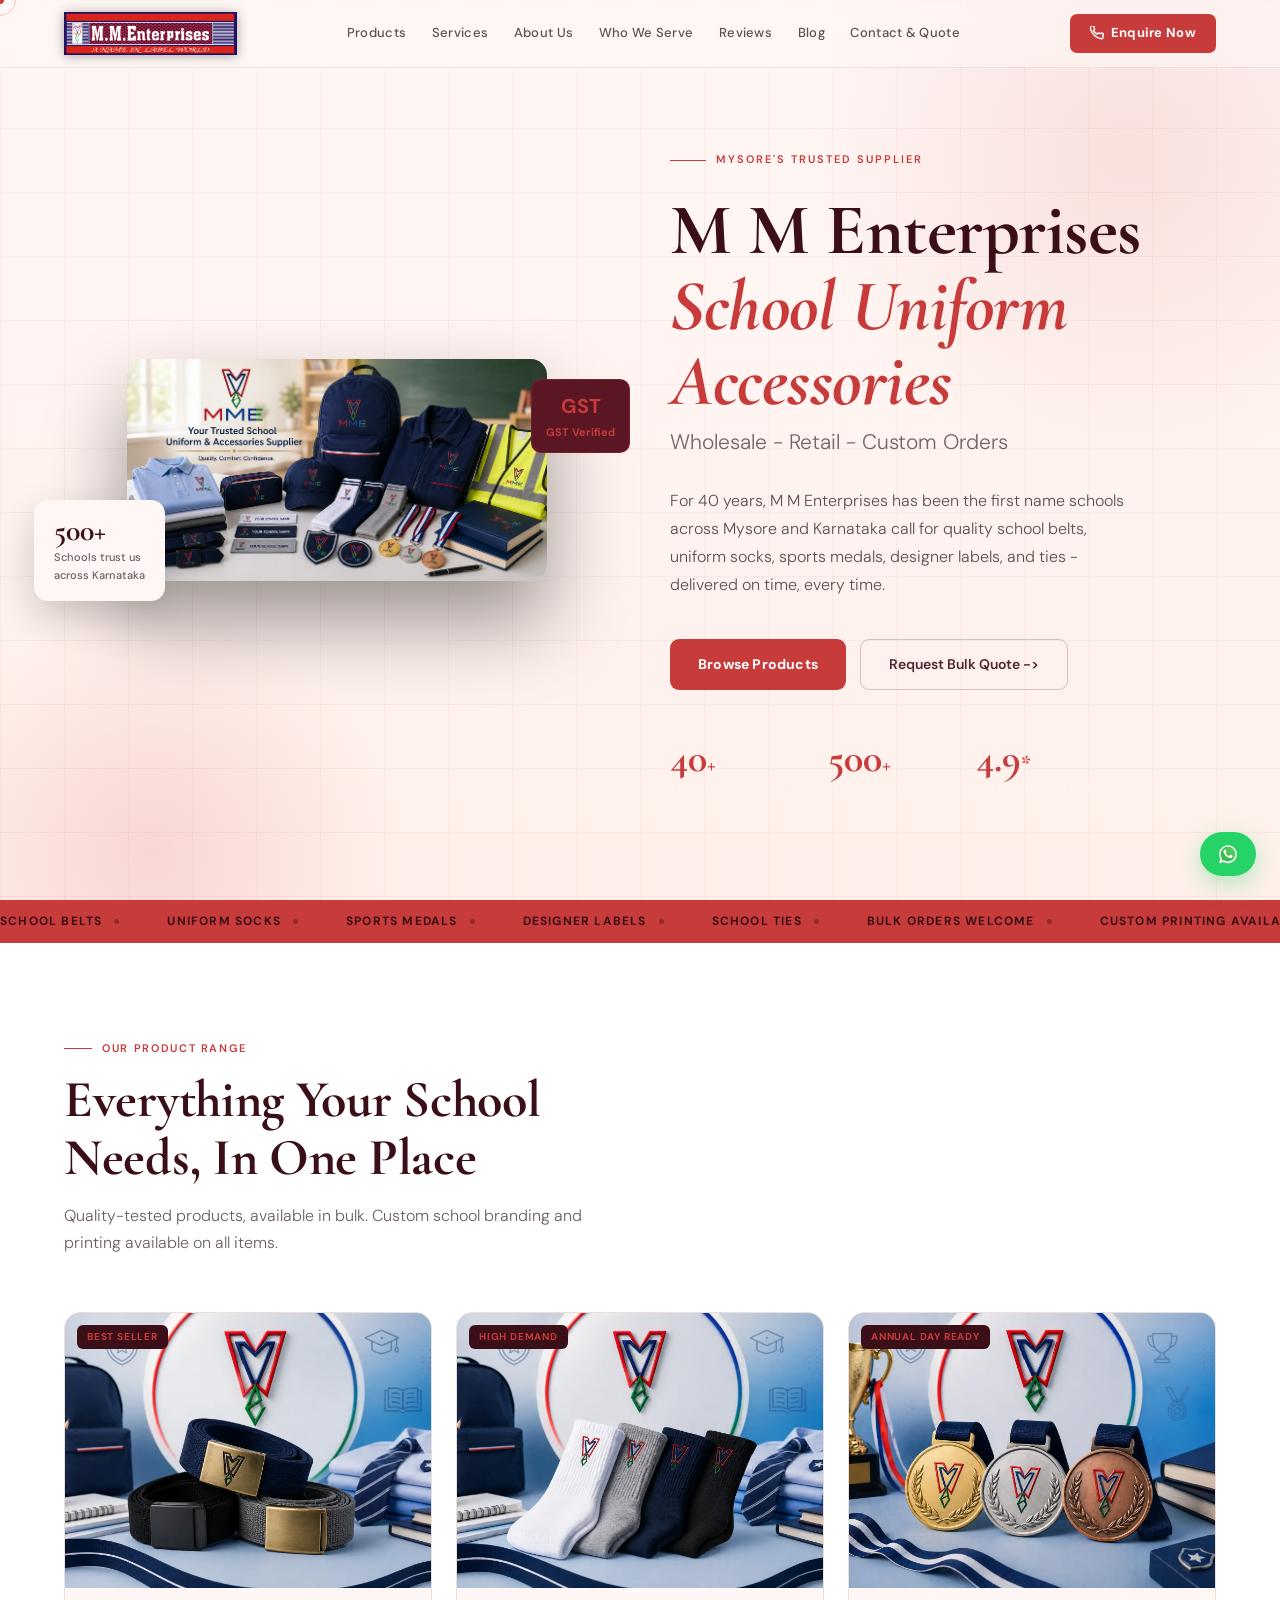
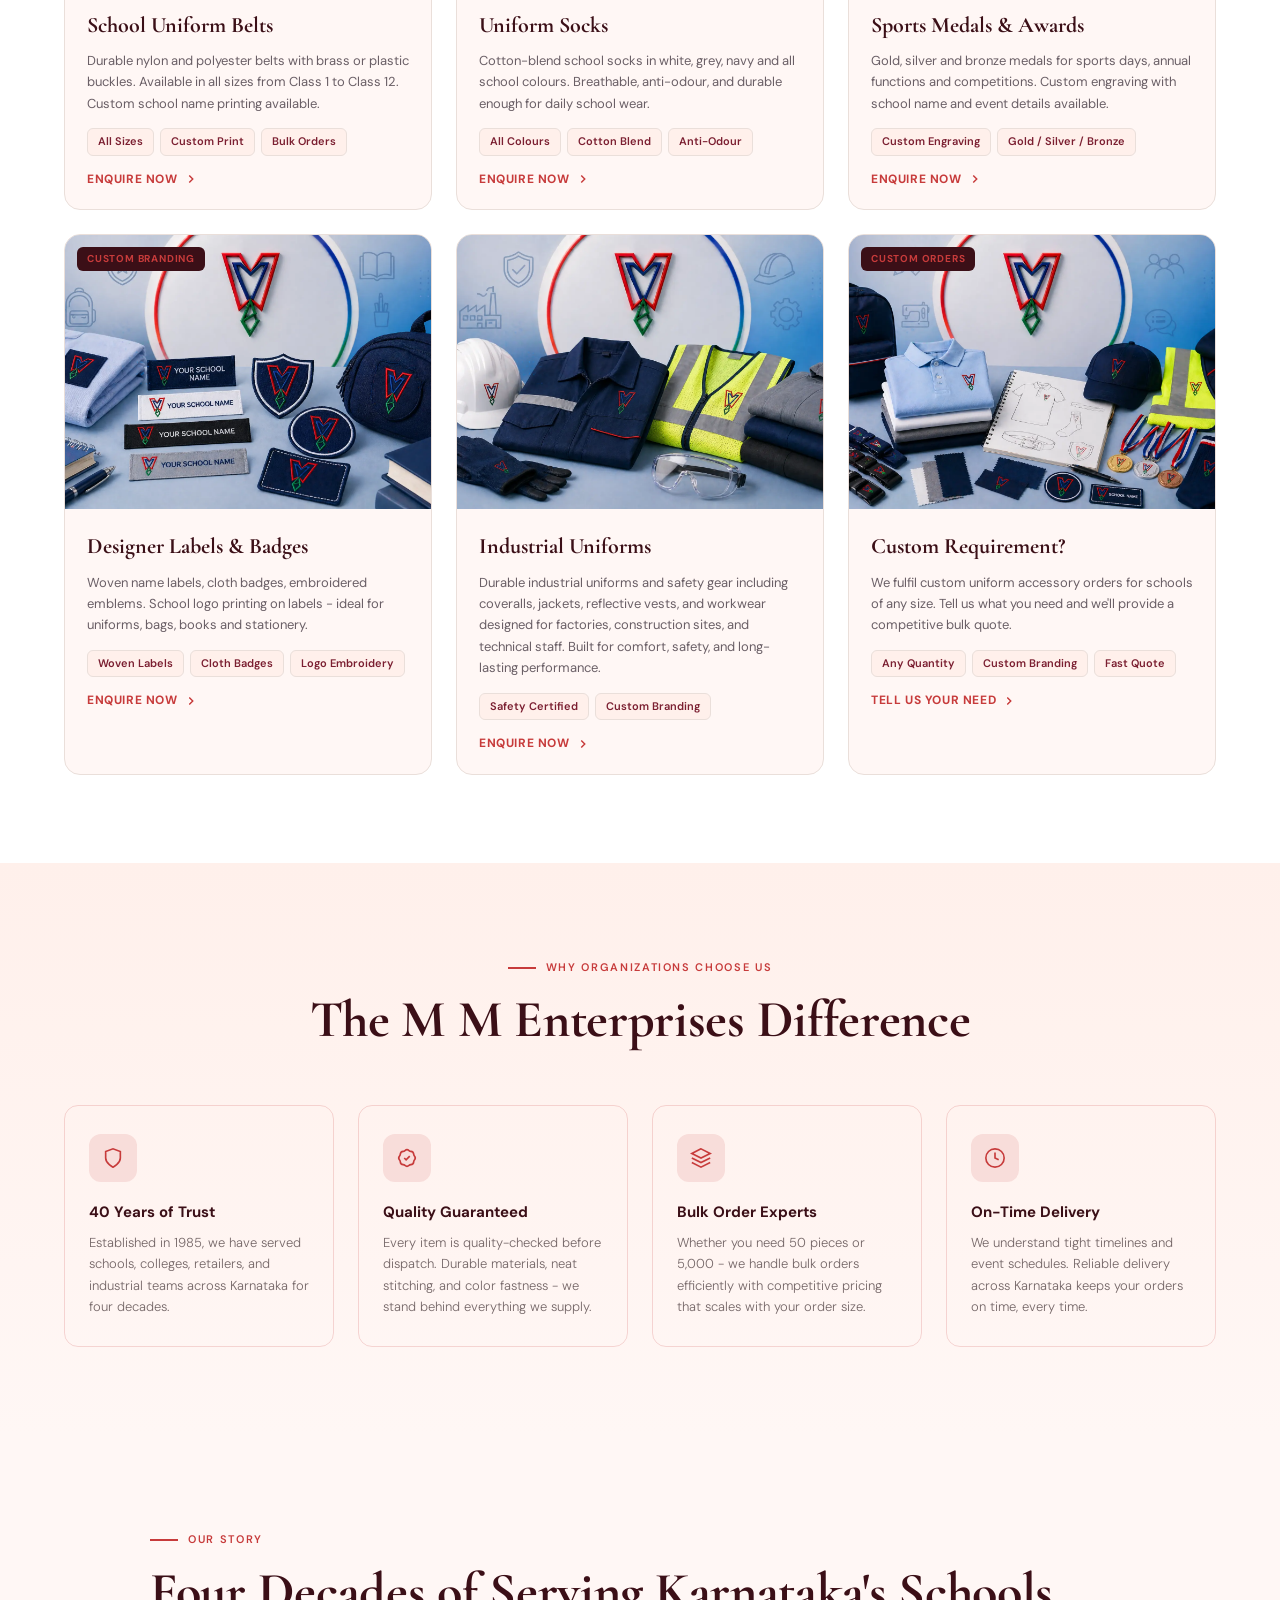
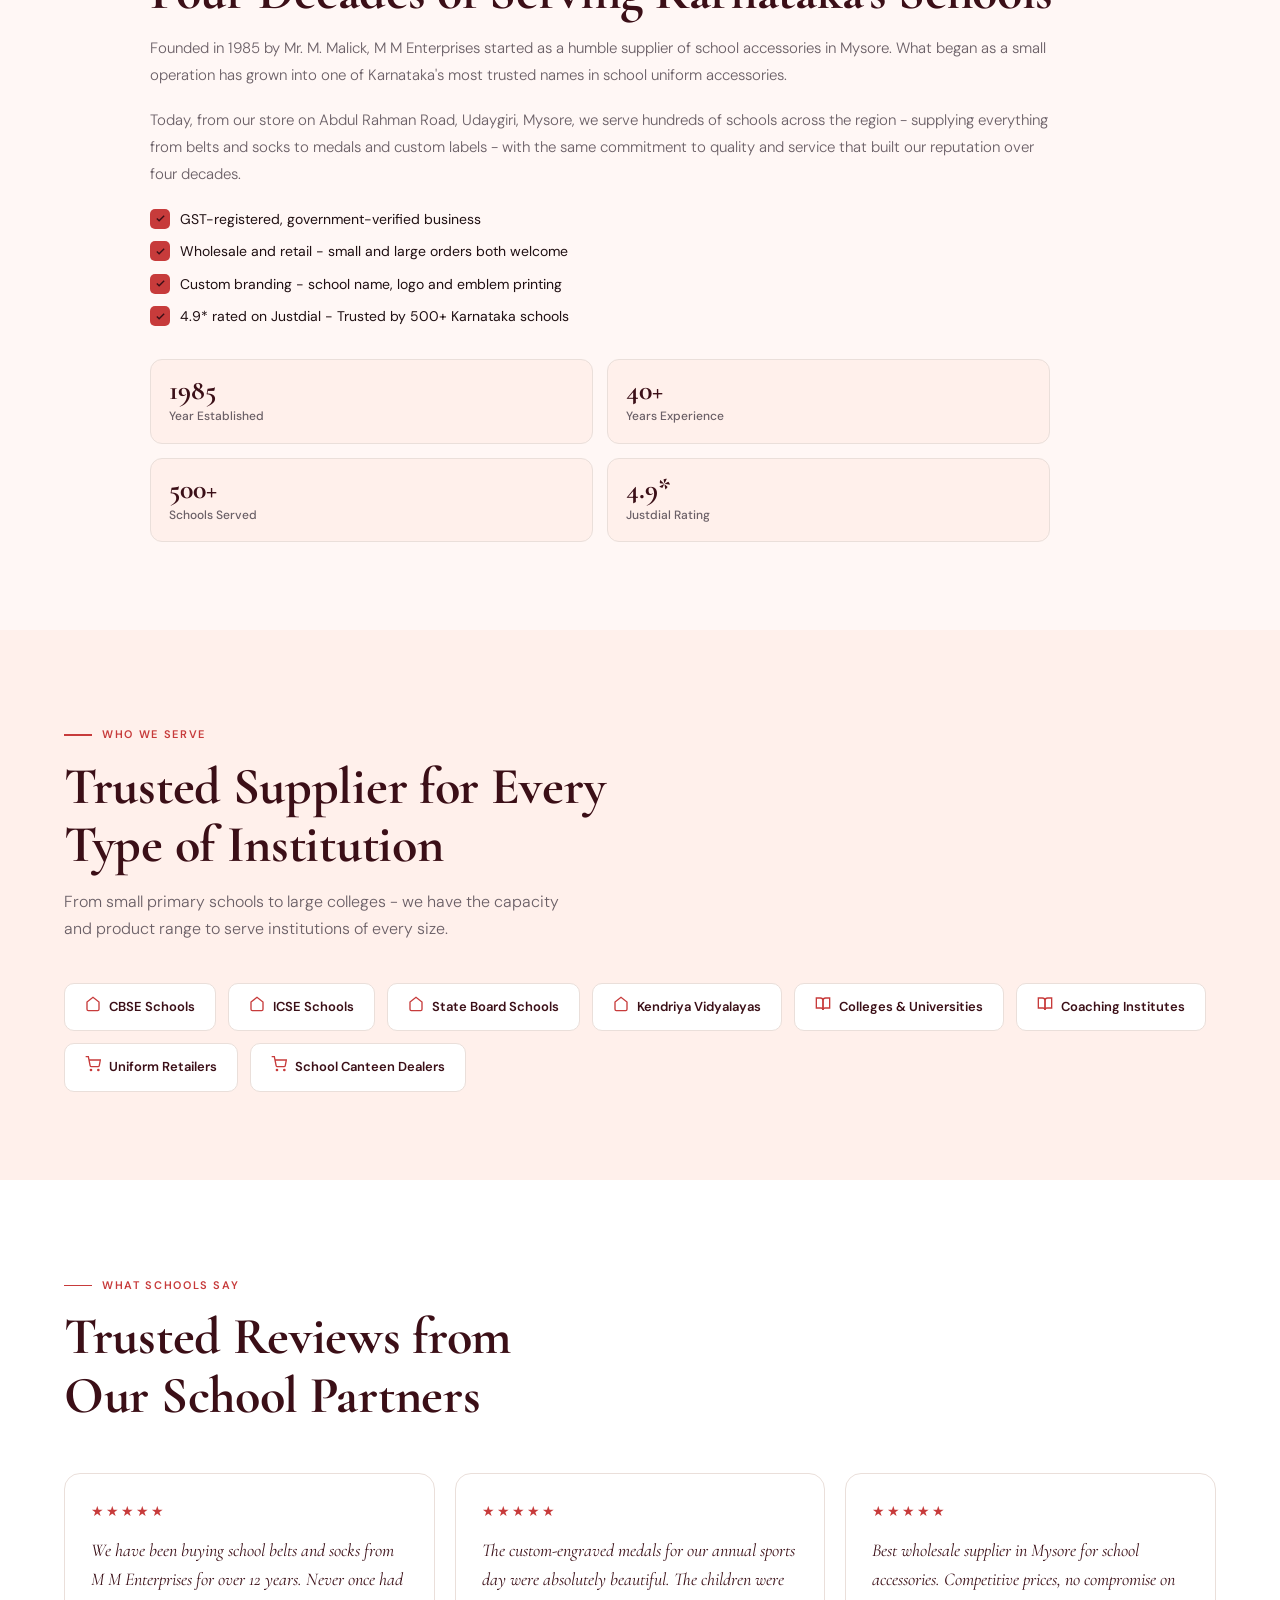
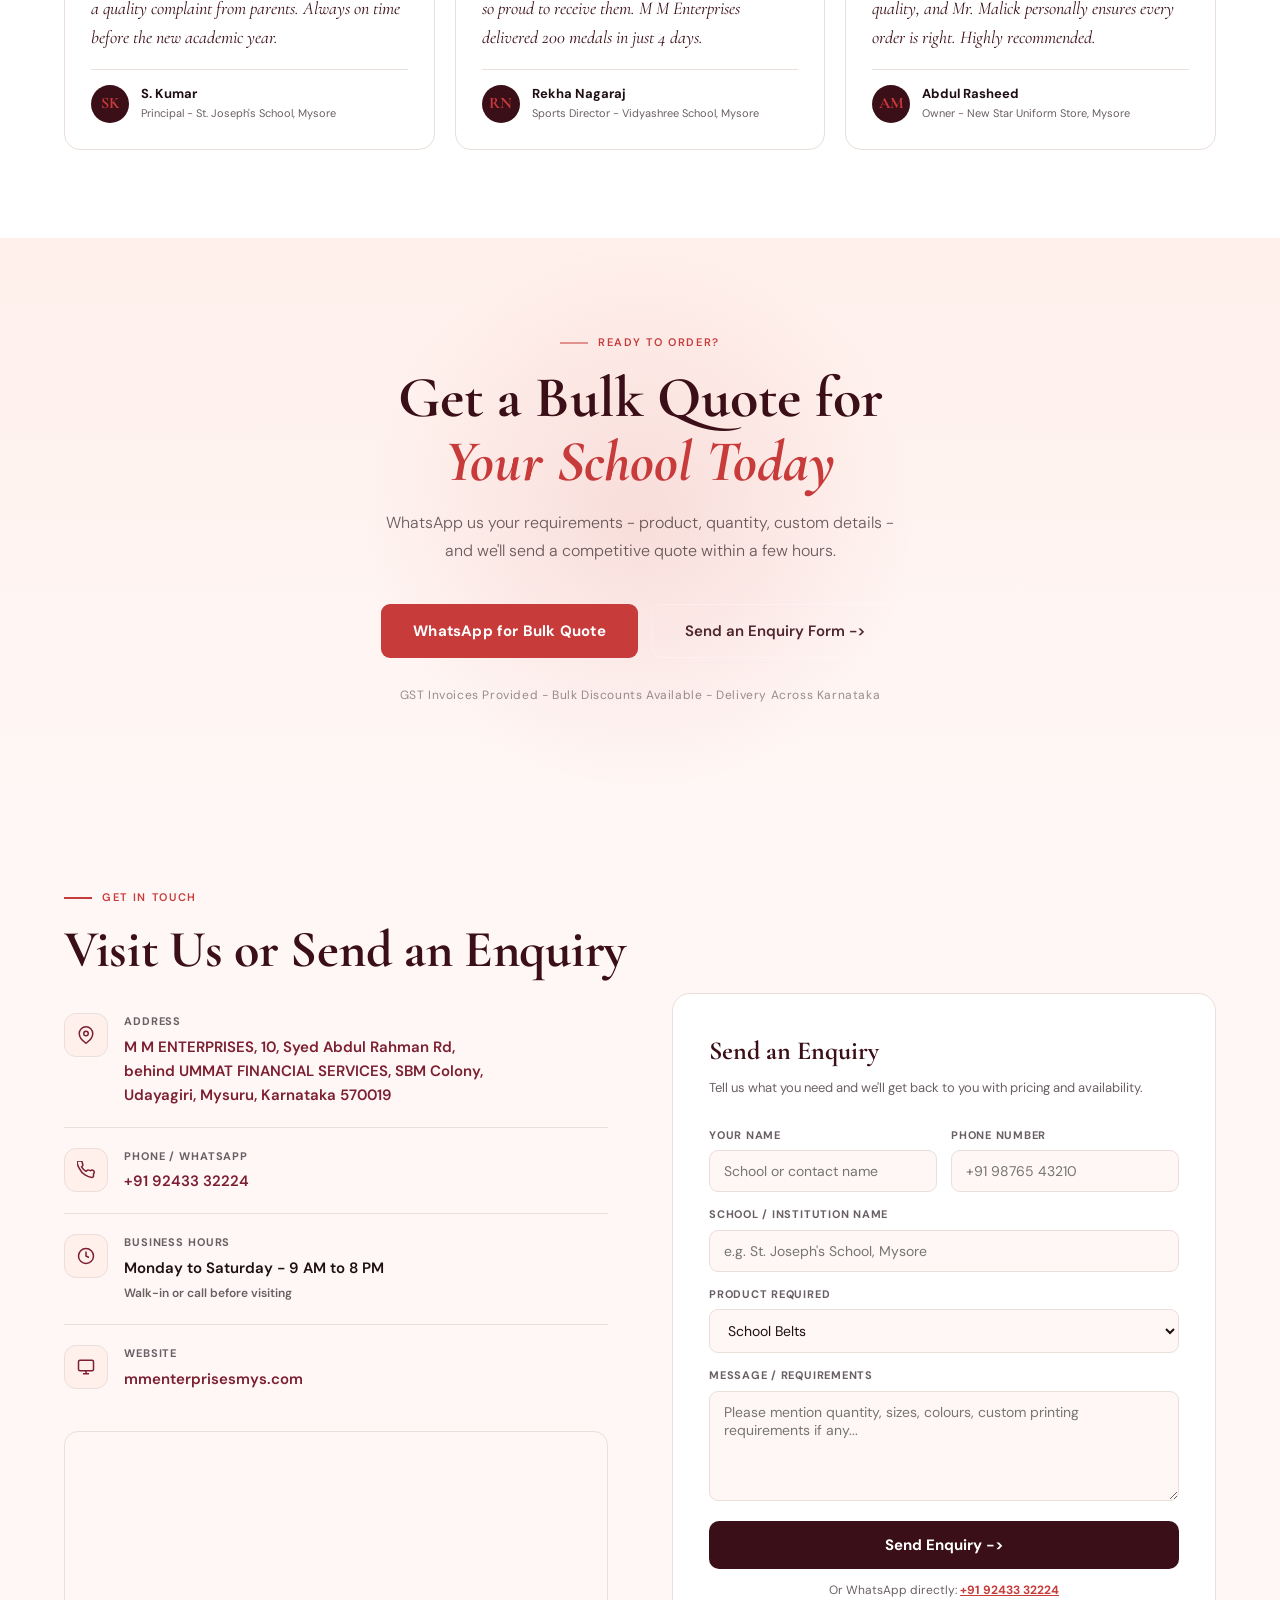
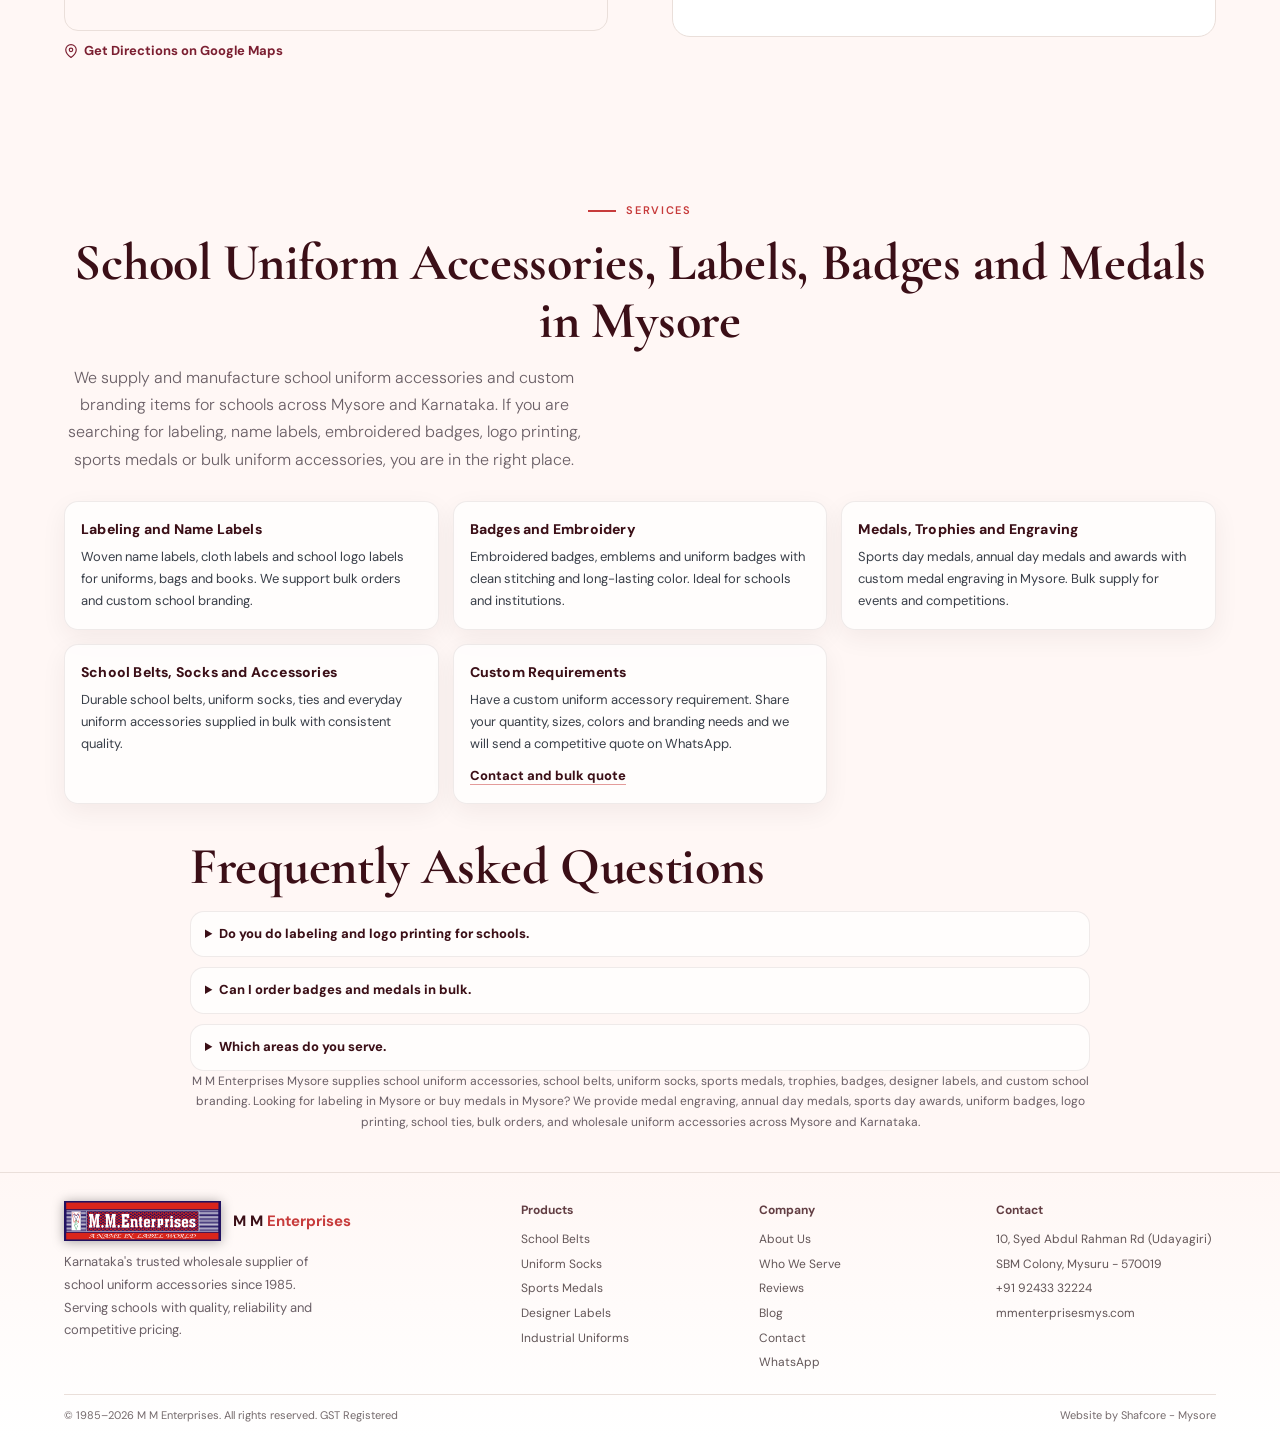
<file: index.html>
<!doctype html>
<html lang="en">
  <head>
    <meta charset="UTF-8" />
    <meta name="viewport" content="width=device-width, initial-scale=1.0" />
    <title id="meta-title">
      M M Enterprises - School Uniform Accessories Since 1985 | Mysore
    </title>
    <meta
      id="meta-description"
      name="description"
      content="M M Enterprises, Mysore - wholesale supplier of school belts, uniform socks, sports medals, designer labels, badges, and uniform accessories since 1985."
    />
    <meta id="meta-keywords" name="keywords" content="" />
    <meta id="meta-author" name="author" content="M M Enterprises" />
    <meta
      name="robots"
      content="index, follow, max-snippet:-1, max-image-preview:large, max-video-preview:-1"
    />
    <meta
      name="googlebot"
      content="index, follow, max-snippet:-1, max-image-preview:large, max-video-preview:-1"
    />
    <meta name="theme-color" content="#3b0f17" />
    <link rel="icon" href="favicon.ico" sizes="any" />
    <link rel="icon" type="image/png" sizes="48x48" href="assets/favicon-48.png" />
    <link rel="icon" type="image/png" sizes="32x32" href="assets/favicon-32.png" />
    <link rel="icon" type="image/png" sizes="16x16" href="assets/favicon-16.png" />
    <link rel="icon" type="image/png" sizes="192x192" href="assets/favicon-192.png" />
    <link rel="apple-touch-icon" sizes="180x180" href="assets/favicon-180.png" />
    <link id="meta-canonical" rel="canonical" href="https://mmenterprisesmys.com/" />

    <meta
      id="og-title"
      property="og:title"
      content="M M Enterprises - School Uniform Accessories Since 1985 | Mysore"
    />
    <meta
      id="og-description"
      property="og:description"
      content="M M Enterprises, Mysore - wholesale supplier of school belts, uniform socks, sports medals, designer labels, badges, and uniform accessories since 1985."
    />
    <meta id="og-type" property="og:type" content="website" />
    <meta id="og-url" property="og:url" content="https://mmenterprisesmys.com/" />
    <meta id="og-image" property="og:image" content="https://mmenterprisesmys.com/assets/MME_logo.png" />
    <meta property="og:image:secure_url" content="https://mmenterprisesmys.com/assets/MME_logo.png" />
    <meta property="og:image:type" content="image/png" />
    <meta property="og:image:width" content="598" />
    <meta property="og:image:height" content="152" />
    <meta property="og:image:alt" content="M M Enterprises logo" />
    <meta id="og-site-name" property="og:site_name" content="M M Enterprises" />
    <meta id="og-locale" property="og:locale" content="en_IN" />

    <meta id="twitter-card" name="twitter:card" content="summary_large_image" />
    <meta
      id="twitter-title"
      name="twitter:title"
      content="M M Enterprises - School Uniform Accessories Since 1985 | Mysore"
    />
    <meta
      id="twitter-description"
      name="twitter:description"
      content="M M Enterprises, Mysore - wholesale supplier of school belts, uniform socks, sports medals, designer labels, badges, and uniform accessories since 1985."
    />
    <meta id="twitter-image" name="twitter:image" content="https://mmenterprisesmys.com/assets/MME_logo.png" />
    <meta id="twitter-site" name="twitter:site" content="@mmenterprises" />

    <script id="structured-data" type="application/ld+json">
      {
        "@context": "https://schema.org",
        "@type": "LocalBusiness",
        "name": "M M Enterprises",
        "description": "M M Enterprises, Mysore - wholesale supplier of school belts, uniform socks, sports medals, designer labels, badges, and uniform accessories since 1985. Serving schools across Karnataka with bulk orders and custom branding.",
        "url": "https://mmenterprisesmys.com/",
        "image": "https://mmenterprisesmys.com/assets/MME_logo.png",
        "logo": "https://mmenterprisesmys.com/assets/MME_logo.png",
        "telephone": "+91 92433 32224",
        "address": {
          "@type": "PostalAddress",
          "streetAddress": "Abdul Rahman Road, Udaygiri",
          "addressLocality": "Mysore",
          "addressRegion": "Karnataka",
          "postalCode": "570019",
          "addressCountry": "IN"
        },
        "areaServed": ["Mysore", "Karnataka"],
        "foundingDate": "1985",
        "sameAs": ["https://mmenterprisesmys.com"]
      }
    </script>
    <script id="faq-structured-data" type="application/ld+json">
      {
        "@context": "https://schema.org",
        "@type": "FAQPage",
        "mainEntity": [
          {
            "@type": "Question",
            "name": "Do you do labeling and logo printing for schools?",
            "acceptedAnswer": {
              "@type": "Answer",
              "text": "Yes. We do woven name labels, uniform labels, designer labels and school logo printing for bulk school requirements in Mysore."
            }
          },
          {
            "@type": "Question",
            "name": "Can I order badges and medals in bulk?",
            "acceptedAnswer": {
              "@type": "Answer",
              "text": "Yes. We supply embroidered badges, uniform badges, sports medals and awards in bulk. Custom engraving is available for medals."
            }
          },
          {
            "@type": "Question",
            "name": "Which areas do you serve?",
            "acceptedAnswer": {
              "@type": "Answer",
              "text": "We serve Mysore and schools across Karnataka with wholesale supply and custom orders."
            }
          }
        ]
      }
    </script>
    <link rel="preconnect" href="https://fonts.googleapis.com" />
    <link
      href="https://fonts.googleapis.com/css2?family=Cormorant+Garamond:ital,wght@0,600;0,700;1,600&family=DM+Sans:wght@300;400;500;600&display=swap"
      rel="stylesheet"
    />
    <link rel="stylesheet" href="styles.css" />
  </head>
  <body>
    <div class="cursor" id="c"></div>
    <div class="cursor-ring" id="cr"></div>
    <div class="progress-bar" id="pb"></div>

    <nav id="nav">
      <a class="nav-logo" href="#top" aria-label="M M Enterprises home">
        <div class="nav-logo-mark">
          <img
            class="nav-logo-img"
            src="assets/MME_logo.png"
            alt="M M Enterprises logo"
          />
        </div>
      </a>
      <ul class="nav-links" id="nav-links"></ul>
      <a class="nav-enquire" id="nav-cta" href="#">
        <svg
          viewBox="0 0 24 24"
          fill="none"
          stroke="currentColor"
          stroke-width="2.5"
        >
          <path
            d="M22 16.92v3a2 2 0 01-2.18 2 19.79 19.79 0 01-8.63-3.07A19.5 19.5 0 013.07 9.81a19.79 19.79 0 01-3.07-8.68A2 2 0 012 0h3a2 2 0 012 1.72c.127.96.361 1.903.7 2.81a2 2 0 01-.45 2.11L6.09 7.91a16 16 0 006 6l1.27-1.27a2 2 0 012.11-.45c.907.339 1.85.573 2.81.7A2 2 0 0122 16.92z"
          />
        </svg>
        <span data-text="nav.cta.label"></span>
      </a>
      <div
        class="nav-ham"
        id="ham"
        aria-label="Open menu"
        role="button"
        tabindex="0"
      >
        <span></span>
        <span></span>
        <span></span>
      </div>
    </nav>
    <div id="mob-menu" class="mob-menu"></div>

    <a class="wa-float" id="wa-float" href="#" target="_blank" rel="noopener">
      <svg viewBox="0 0 32 32" fill="none" xmlns="http://www.w3.org/2000/svg">
        <path
          fill-rule="evenodd"
          clip-rule="evenodd"
          d="M16 31C23.732 31 30 24.732 30 17C30 9.26801 23.732 3 16 3C8.26801 3 2 9.26801 2 17C2 19.5109 2.661 21.8674 3.81847 23.905L2 31L9.31486 29.3038C11.3014 30.3854 13.5789 31 16 31ZM16 28.8462C22.5425 28.8462 27.8462 23.5425 27.8462 17C27.8462 10.4576 22.5425 5.15385 16 5.15385C9.45755 5.15385 4.15385 10.4576 4.15385 17C4.15385 19.5261 4.9445 21.8675 6.29184 23.7902L5.23077 27.7692L9.27993 26.7569C11.1894 28.0746 13.5046 28.8462 16 28.8462Z"
          fill="#BFC8D0"
        />
        <path
          d="M28 16C28 22.6274 22.6274 28 16 28C13.4722 28 11.1269 27.2184 9.19266 25.8837L5.09091 26.9091L6.16576 22.8784C4.80092 20.9307 4 18.5589 4 16C4 9.37258 9.37258 4 16 4C22.6274 4 28 9.37258 28 16Z"
          fill="url(#paint0_linear_87_7264)"
        />
        <path
          fill-rule="evenodd"
          clip-rule="evenodd"
          d="M16 30C23.732 30 30 23.732 30 16C30 8.26801 23.732 2 16 2C8.26801 2 2 8.26801 2 16C2 18.5109 2.661 20.8674 3.81847 22.905L2 30L9.31486 28.3038C11.3014 29.3854 13.5789 30 16 30ZM16 27.8462C22.5425 27.8462 27.8462 22.5425 27.8462 16C27.8462 9.45755 22.5425 4.15385 16 4.15385C9.45755 4.15385 4.15385 9.45755 4.15385 16C4.15385 18.5261 4.9445 20.8675 6.29184 22.7902L5.23077 26.7692L9.27993 25.7569C11.1894 27.0746 13.5046 27.8462 16 27.8462Z"
          fill="white"
        />
        <path
          d="M12.5 9.49989C12.1672 8.83131 11.6565 8.8905 11.1407 8.8905C10.2188 8.8905 8.78125 9.99478 8.78125 12.05C8.78125 13.7343 9.52345 15.578 12.0244 18.3361C14.438 20.9979 17.6094 22.3748 20.2422 22.3279C22.875 22.2811 23.4167 20.0154 23.4167 19.2503C23.4167 18.9112 23.2062 18.742 23.0613 18.696C22.1641 18.2654 20.5093 17.4631 20.1328 17.3124C19.7563 17.1617 19.5597 17.3656 19.4375 17.4765C19.0961 17.8018 18.4193 18.7608 18.1875 18.9765C17.9558 19.1922 17.6103 19.083 17.4665 19.0015C16.9374 18.7892 15.5029 18.1511 14.3595 17.0426C12.9453 15.6718 12.8623 15.2001 12.5959 14.7803C12.3828 14.4444 12.5392 14.2384 12.6172 14.1483C12.9219 13.7968 13.3426 13.254 13.5313 12.9843C13.7199 12.7145 13.5702 12.305 13.4803 12.05C13.0938 10.953 12.7663 10.0347 12.5 9.49989Z"
          fill="white"
        />
        <defs>
          <linearGradient
            id="paint0_linear_87_7264"
            x1="26.5"
            y1="7"
            x2="4"
            y2="28"
            gradientUnits="userSpaceOnUse"
          >
            <stop stop-color="#5BD066" />
            <stop offset="1" stop-color="#27B43E" />
          </linearGradient>
        </defs>
      </svg>
    </a>

    <section class="hero" id="top">
      <div class="hero-grid-lines"></div>
      <div class="hero-glow"></div>
      <div class="hero-glow2"></div>

      <div class="hero-inner">
        <div class="hero-right">
          <img class="hero-img-main" id="hero-image" src="" alt="" />
          <div class="hero-card-float" id="hero-card">
            <div class="cf-num" data-text="hero.card.value"></div>
            <div class="cf-label" data-html="hero.card.labelHtml"></div>
          </div>
          <div class="hero-badge-float" id="hero-badge">
            <div data-text="hero.badge.icon"></div>
            <div class="hero-badge-title" data-text="hero.badge.title"></div>
            <div class="hero-badge-sub" data-text="hero.badge.subtitle"></div>
          </div>
        </div>

        <div>
          <div class="hero-eyebrow fade">
            <div class="eyebrow-line"></div>
            <span class="eyebrow-text" data-text="hero.eyebrow">Mysore's Trusted Supplier</span>
          </div>
          <h1 class="hero-h1 fade" data-html="hero.titleHtml">
            M M Enterprises<br /><em>School Uniform Accessories</em>
          </h1>
          <p class="hero-sub-h fade" data-text="hero.subtitle">
            Wholesale - Retail - Custom Orders
          </p>
          <p class="hero-desc fade" data-text="hero.description">
            School belts, uniform socks, sports medals, designer labels, badges and
            custom school branding. Bulk orders for schools across Mysore and Karnataka.
          </p>
          <div class="hero-actions fade" id="hero-actions"></div>
          <div class="hero-stats fade" id="hero-stats"></div>
        </div>
      </div>
    </section>

    <div class="ticker">
      <div class="ticker-inner" id="ticker-inner"></div>
    </div>

    <section id="products" class="products-bg">
      <div class="sec-inner">
        <div class="fade">
          <div class="sec-eyebrow">
            <div class="sec-eyebrow-line"></div>
            <span class="sec-eyebrow-text" data-text="products.eyebrow">Our Product Range</span>
          </div>
          <h2 class="sec-title" data-html="products.titleHtml">
            Everything Your School<br />Needs, In One Place
          </h2>
          <p class="sec-sub" data-text="products.subtitle">
            Quality-tested products, available in bulk. Custom school branding and
            printing available on all items.
          </p>
        </div>

        <div class="products-grid" id="products-grid"></div>
      </div>
    </section>

    <section class="why-bg">
      <div class="sec-inner">
        <div class="fade section-center">
          <div class="sec-eyebrow sec-eyebrow-center">
            <div class="sec-eyebrow-line"></div>
            <span class="sec-eyebrow-text" data-text="why.eyebrow"></span>
          </div>
          <h2 class="sec-title" data-text="why.title"></h2>
        </div>
        <div class="why-grid" id="why-grid"></div>
      </div>
    </section>

    <section id="about">
      <div class="sec-inner">
        <div class="about-grid">
          <div>
            <div class="sec-eyebrow fade">
              <div class="sec-eyebrow-line"></div>
              <span class="sec-eyebrow-text" data-text="about.eyebrow"></span>
            </div>
            <h2 class="sec-title fade" data-text="about.title"></h2>
            <div id="about-text" class="about-text-wrap"></div>

            <ul class="about-list fade" id="about-list"></ul>

            <div class="about-facts fade" id="about-facts"></div>
          </div>
        </div>
      </div>
    </section>

    <section id="clients" class="clients-bg">
      <div class="sec-inner">
        <div class="fade">
          <div class="sec-eyebrow">
            <div class="sec-eyebrow-line"></div>
            <span class="sec-eyebrow-text" data-text="clients.eyebrow"></span>
          </div>
          <h2 class="sec-title" data-html="clients.titleHtml"></h2>
          <p class="sec-sub" data-text="clients.subtitle"></p>
        </div>
        <div class="clients-badges fade" id="clients-badges"></div>
      </div>
    </section>

    <section id="testimonials" class="section-white">
      <div class="sec-inner">
        <div class="fade">
          <div class="sec-eyebrow">
            <div class="sec-eyebrow-line"></div>
            <span
              class="sec-eyebrow-text"
              data-text="testimonials.eyebrow"
            ></span>
          </div>
          <h2 class="sec-title" data-html="testimonials.titleHtml"></h2>
        </div>
        <div class="testi-grid" id="testi-grid"></div>
      </div>
    </section>

    <section class="cta-section">
      <div class="sec-inner section-center">
        <div class="fade">
          <div class="sec-eyebrow sec-eyebrow-center">
            <div class="sec-eyebrow-line sec-eyebrow-line-soft"></div>
            <span class="sec-eyebrow-text" data-text="cta.eyebrow"></span>
          </div>
        </div>
        <h2 class="cta-title fade" data-html="cta.titleHtml"></h2>
        <p class="cta-sub fade" data-text="cta.subtitle"></p>
        <div class="cta-actions fade" id="cta-actions"></div>
        <p class="cta-trust fade" data-text="cta.trust"></p>
      </div>
    </section>

    <section id="contact" class="section-cream">
      <div class="sec-inner">
        <div class="fade">
          <div class="sec-eyebrow">
            <div class="sec-eyebrow-line"></div>
            <span class="sec-eyebrow-text" data-text="contact.eyebrow"></span>
          </div>
          <h2 class="sec-title" data-text="contact.title"></h2>
        </div>
        <div class="contact-grid">
          <div>
            <div class="contact-info-list fade" id="contact-list"></div>

            <div class="map-wrap fade">
              <iframe
                id="contact-map"
                loading="lazy"
                referrerpolicy="no-referrer-when-downgrade"
                src=""
                title="M M Enterprises location"
              ></iframe>
            </div>
            <a
              id="contact-directions"
              href="#"
              target="_blank"
              rel="noopener"
              class="map-link"
            >
              <svg
                width="14"
                height="14"
                viewBox="0 0 24 24"
                fill="none"
                stroke="currentColor"
                stroke-width="2"
              >
                <path d="M21 10c0 7-9 13-9 13s-9-6-9-13a9 9 0 0118 0z" />
                <circle cx="12" cy="10" r="3" />
              </svg>
              <span data-text="contact.map.directionsLabel"></span>
            </a>
          </div>

          <div class="contact-form fade">
            <div class="form-title" data-text="contact.form.title"></div>
            <div class="form-sub" data-text="contact.form.subtitle"></div>
            <form id="enquiry-form">
              <div class="form-row">
                <div class="form-group">
                  <label
                    class="form-label"
                    data-text="contact.form.nameLabel"
                  ></label>
                  <input
                    class="form-input"
                    type="text"
                    data-placeholder="contact.form.namePlaceholder"
                    required
                  />
                </div>
                <div class="form-group">
                  <label
                    class="form-label"
                    data-text="contact.form.phoneLabel"
                  ></label>
                  <input
                    class="form-input"
                    type="tel"
                    data-placeholder="contact.form.phonePlaceholder"
                    required
                  />
                </div>
              </div>
              <div class="form-group form-group-tight">
                <label
                  class="form-label"
                  data-text="contact.form.schoolLabel"
                ></label>
                <input
                  class="form-input"
                  type="text"
                  data-placeholder="contact.form.schoolPlaceholder"
                />
              </div>
              <div class="form-group form-group-tight">
                <label
                  class="form-label"
                  data-text="contact.form.productLabel"
                ></label>
                <select class="form-select" id="product-select"></select>
              </div>
              <div class="form-group form-group-tight">
                <label
                  class="form-label"
                  data-text="contact.form.messageLabel"
                ></label>
                <textarea
                  class="form-textarea"
                  data-placeholder="contact.form.messagePlaceholder"
                ></textarea>
              </div>
              <button
                type="submit"
                class="form-btn"
                data-text="contact.form.submitLabel"
              ></button>
              <p class="form-footnote">
                <span data-text="contact.form.whatsappPrefix"></span>
                <a
                  id="form-whatsapp"
                  href="#"
                  target="_blank"
                  rel="noopener"
                  class="form-whatsapp"
                ></a>
              </p>
            </form>
            <div id="form-ok"></div>
          </div>
        </div>
      </div>
    </section>

    <section class="seo-section" id="services">
      <div class="sec-inner">
        <div class="section-center">
          <div class="sec-eyebrow sec-eyebrow-center">
            <div class="sec-eyebrow-line"></div>
            <span class="sec-eyebrow-text">Services</span>
          </div>
          <h2 class="sec-title">
            School Uniform Accessories, Labels, Badges and Medals in Mysore
          </h2>
          <p class="sec-sub">
            We supply and manufacture school uniform accessories and custom
            branding items for schools across Mysore and Karnataka. If you are
            searching for labeling, name labels, embroidered badges, logo
            printing, sports medals or bulk uniform accessories, you are in the
            right place.
          </p>
        </div>

        <div class="seo-grid">
          <article class="seo-card">
            <h3>Labeling and Name Labels</h3>
            <p>
              Woven name labels, cloth labels and school logo labels for
              uniforms, bags and books. We support bulk orders and custom school
              branding.
            </p>
          </article>
          <article class="seo-card">
            <h3>Badges and Embroidery</h3>
            <p>
              Embroidered badges, emblems and uniform badges with clean stitching
              and long-lasting color. Ideal for schools and institutions.
            </p>
          </article>
          <article class="seo-card">
            <h3>Medals, Trophies and Engraving</h3>
            <p>
              Sports day medals, annual day medals and awards with custom medal
              engraving in Mysore. Bulk supply for events and competitions.
            </p>
          </article>
          <article class="seo-card">
            <h3>School Belts, Socks and Accessories</h3>
            <p>
              Durable school belts, uniform socks, ties and everyday uniform
              accessories supplied in bulk with consistent quality.
            </p>
          </article>
          <article class="seo-card">
            <h3>Custom Requirements</h3>
            <p>
              Have a custom uniform accessory requirement. Share your quantity,
              sizes, colors and branding needs and we will send a competitive
              quote on WhatsApp.
            </p>
            <p class="seo-card-link">
              <a href="#contact">Contact and bulk quote</a>
            </p>
          </article>
        </div>

        <div class="seo-faq">
          <h2 class="sec-title">Frequently Asked Questions</h2>
          <details>
            <summary>Do you do labeling and logo printing for schools.</summary>
            <p>
              Yes. We do woven name labels, uniform labels, designer labels and
              school logo printing for bulk school requirements in Mysore.
            </p>
          </details>
          <details>
            <summary>Can I order badges and medals in bulk.</summary>
            <p>
              Yes. We supply embroidered badges, uniform badges, sports medals
              and awards in bulk. Custom engraving is available for medals.
            </p>
          </details>
          <details>
            <summary>Which areas do you serve.</summary>
            <p>
              We serve Mysore and schools across Karnataka with wholesale supply
              and custom orders.
            </p>
          </details>
        </div>

        <p class="seo-text" data-text="seo.paragraph"></p>
      </div>
    </section>

    <footer>
      <div class="footer-top">
        <div>
          <div class="footer-logo-row">
            <div class="nav-logo-mark">
              <img
                class="nav-logo-img"
                src="assets/MME_logo.png"
                alt="M M Enterprises logo"
              />
            </div>
            <span class="footer-brand" data-html="brand.nameHtml"></span>
          </div>
          <p class="footer-desc" data-text="footer.description"></p>
          <div class="footer-gold-line"></div>
        </div>
        <div class="footer-columns" id="footer-columns"></div>
      </div>
      <div class="footer-bottom">
        <span data-text="footer.bottomLeft"></span>
        <span data-html="footer.bottomRightHtml"></span>
      </div>
    </footer>

    <template id="nav-link-template">
      <li><a href="#"></a></li>
    </template>

    <template id="hero-action-template">
      <a class="btn-gold" href="#" target="_blank" rel="noopener"></a>
    </template>

    <template id="hero-stat-template">
      <div>
        <div class="hero-stat-num"></div>
        <div class="hero-stat-label"></div>
      </div>
    </template>

    <template id="ticker-item-template">
      <div class="ticker-item">Item <span class="ticker-dot"></span></div>
    </template>

    <template id="product-card-template">
      <div class="product-card fade">
        <div class="product-img-wrap">
          <img class="product-img" src="" alt="" />
          <div class="product-special" hidden>
            <div class="product-special-inner">
              <div class="product-special-mark">?</div>
              <p class="product-special-text"></p>
            </div>
          </div>
          <span class="product-cat-badge"></span>
        </div>
        <div class="product-body">
          <h3 class="product-name"></h3>
          <p class="product-desc"></p>
          <div class="product-tags"></div>
          <a class="product-enquire" href="#" target="_blank" rel="noopener">
            <span class="product-enquire-label"></span>
            <svg
              viewBox="0 0 24 24"
              fill="none"
              stroke="currentColor"
              stroke-width="2.5"
            >
              <polyline points="9 18 15 12 9 6" />
            </svg>
          </a>
        </div>
      </div>
    </template>

    <template id="product-tag-template">
      <span class="product-tag"></span>
    </template>

    <template id="why-card-template">
      <div class="why-card fade">
        <div class="why-icon"></div>
        <div class="why-title"></div>
        <div class="why-text"></div>
      </div>
    </template>

    <template id="about-text-template">
      <p class="about-text fade"></p>
    </template>

    <template id="about-list-template">
      <li>
        <div class="about-check">
          <svg
            viewBox="0 0 24 24"
            fill="none"
            stroke="currentColor"
            stroke-width="3"
          >
            <polyline points="20 6 9 17 4 12" />
          </svg>
        </div>
        <span></span>
      </li>
    </template>

    <template id="about-fact-template">
      <div class="about-fact">
        <div class="about-fact-num"></div>
        <div class="about-fact-label"></div>
      </div>
    </template>

    <template id="client-badge-template">
      <div class="client-badge">
        <span class="client-icon"></span>
        <span class="client-label"></span>
      </div>
    </template>

    <template id="testi-card-template">
      <div class="testi-card fade">
        <div class="testi-stars"></div>
        <p class="testi-quote"></p>
        <div class="testi-author">
          <div class="testi-avatar"></div>
          <div>
            <div class="testi-name"></div>
            <div class="testi-role"></div>
          </div>
        </div>
      </div>
    </template>

    <template id="cta-action-template">
      <a class="btn-gold" href="#" target="_blank" rel="noopener"></a>
    </template>

    <template id="contact-item-template">
      <div class="contact-item">
        <div class="contact-icon-wrap"></div>
        <div>
          <div class="contact-label"></div>
          <div class="contact-value"></div>
        </div>
      </div>
    </template>

    <template id="footer-column-template">
      <div class="footer-col">
        <h4></h4>
        <div class="footer-links"></div>
      </div>
    </template>

    <template id="footer-link-template">
      <a href="#"></a>
    </template>

    <script src="script.js" defer></script>
  </body>
</html>
</file>
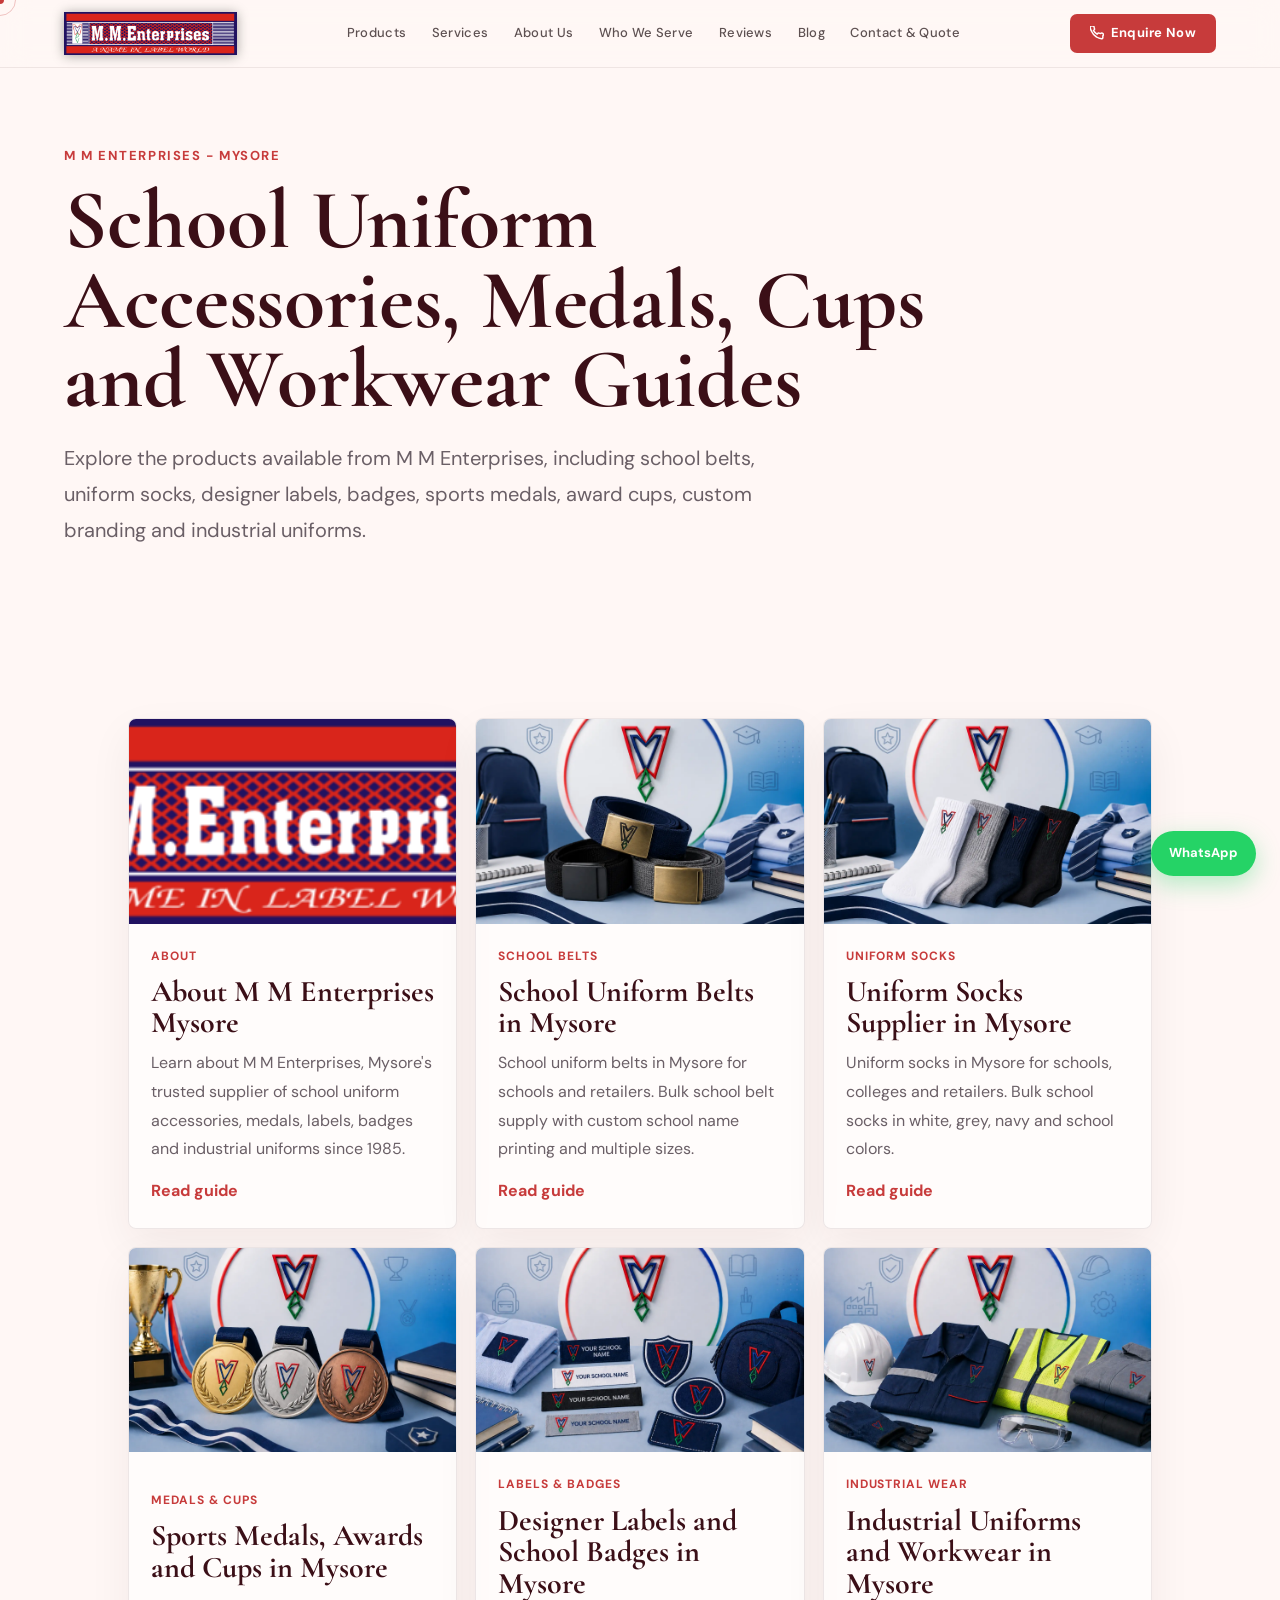
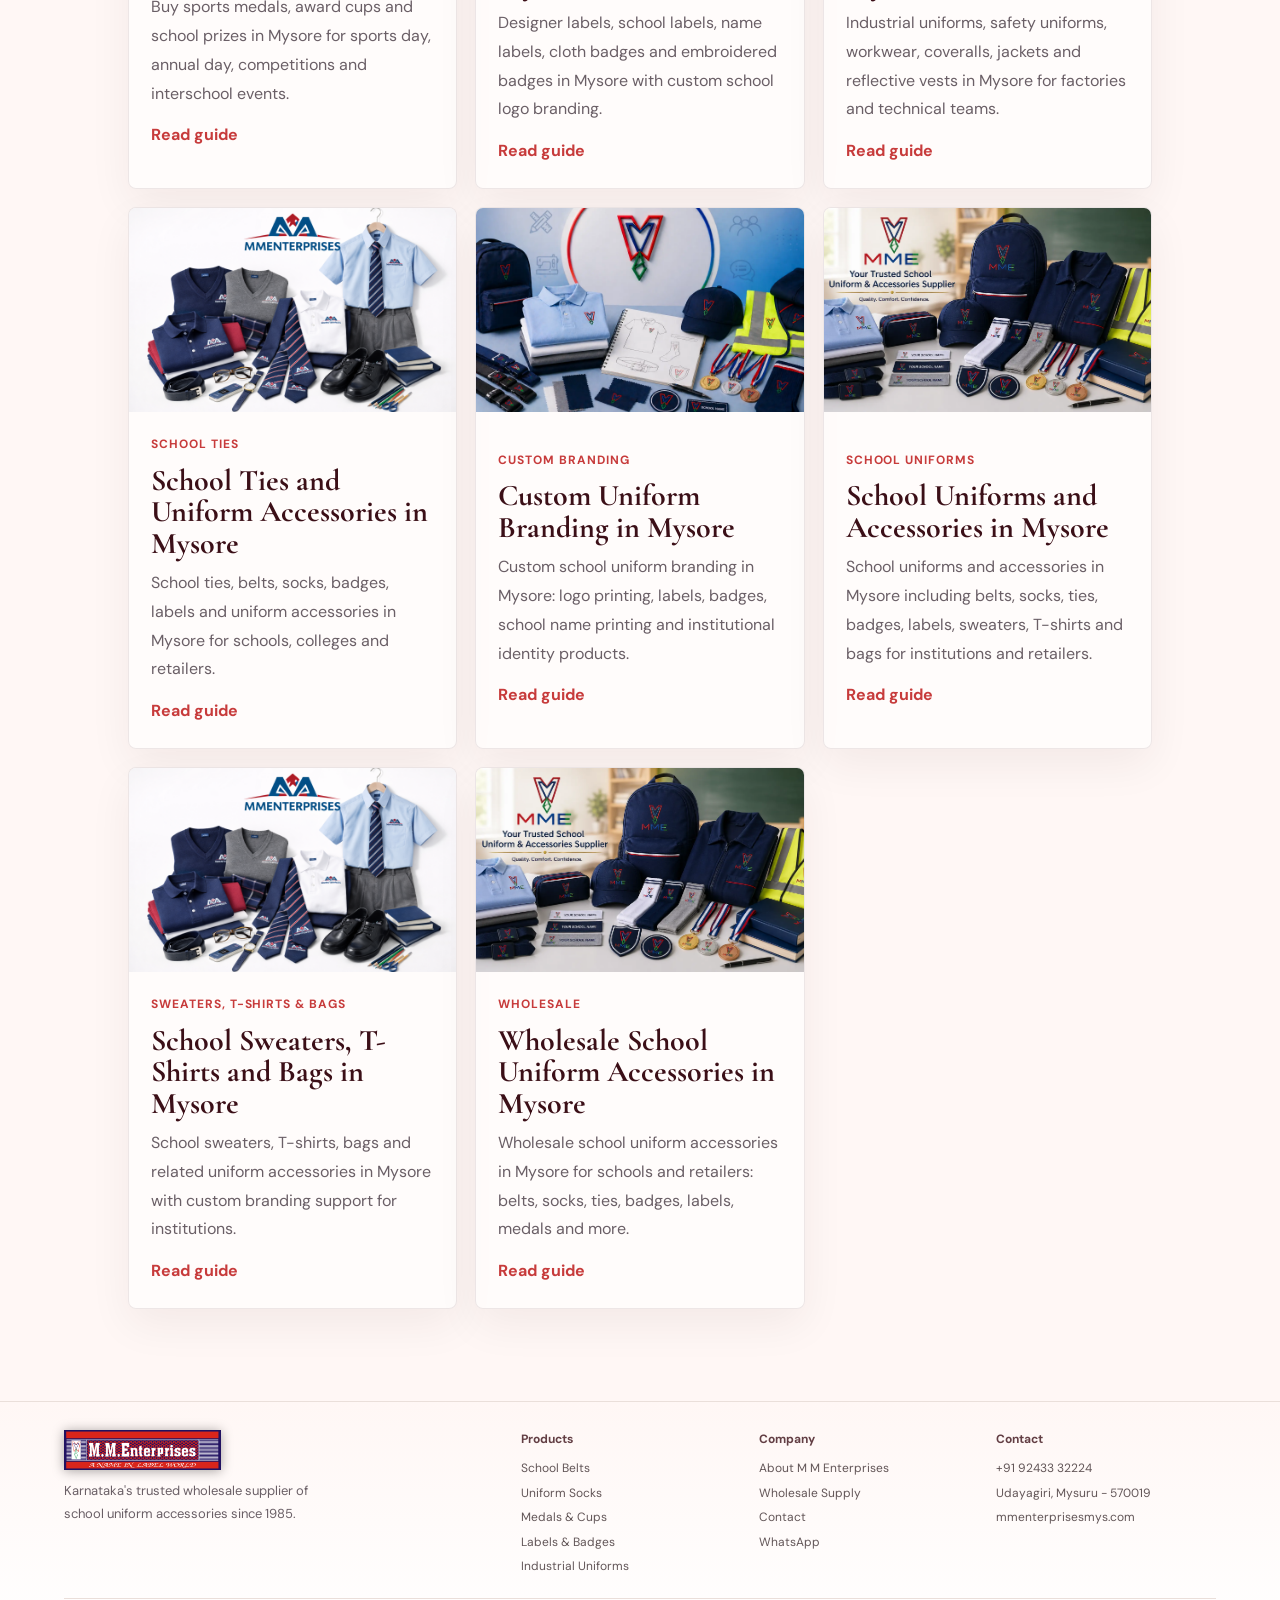
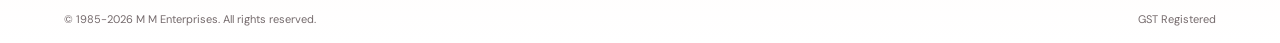
<file: blog/index.html>
<!doctype html>
<html lang="en">
  <head>
    <meta charset="UTF-8" />
    <meta name="viewport" content="width=device-width, initial-scale=1.0" />
    <title>M M Enterprises Product Guides | Uniform Accessories Mysore</title>
    <meta name="description" content="Guides for school belts, socks, medals, award cups, designer labels, badges, school ties and industrial uniforms from M M Enterprises Mysore." />
    <meta name="keywords" content="M M Enterprises blog, uniform accessories Mysore, medals Mysore, award cups Mysore, industrial uniforms Mysore" />
    <meta name="robots" content="index, follow, max-snippet:-1, max-image-preview:large" />
    <meta name="theme-color" content="#3b0f17" />
    <link rel="canonical" href="https://mmenterprisesmys.com/blog/" />
    <link rel="icon" href="../favicon.ico" sizes="any" />
    <link rel="icon" type="image/png" sizes="32x32" href="../assets/favicon-32.png" />
    <link rel="icon" type="image/png" sizes="192x192" href="../assets/favicon-192.png" />
    <link rel="apple-touch-icon" sizes="180x180" href="../assets/favicon-180.png" />
    <meta property="og:type" content="website" />
    <meta property="og:title" content="M M Enterprises Product Guides | Uniform Accessories Mysore" />
    <meta property="og:description" content="Guides for school belts, socks, medals, award cups, designer labels, badges, school ties and industrial uniforms from M M Enterprises Mysore." />
    <meta property="og:url" content="https://mmenterprisesmys.com/blog/" />
    <meta property="og:image" content="https://mmenterprisesmys.com/assets/MME_logo.png" />
    <meta property="og:site_name" content="M M Enterprises" />
    <meta property="og:locale" content="en_IN" />
    <meta name="twitter:card" content="summary_large_image" />
    <meta name="twitter:title" content="M M Enterprises Product Guides | Uniform Accessories Mysore" />
    <meta name="twitter:description" content="Guides for school belts, socks, medals, award cups, designer labels, badges, school ties and industrial uniforms from M M Enterprises Mysore." />
    <meta name="twitter:image" content="https://mmenterprisesmys.com/assets/MME_logo.png" />
    <script type="application/ld+json">{
  "@context": "https://schema.org",
  "@type": "CollectionPage",
  "name": "M M Enterprises Product Guides",
  "description": "Product guides for M M Enterprises items including school belts, socks, medals, award cups, labels, badges and industrial uniforms in Mysore.",
  "url": "https://mmenterprisesmys.com/blog/",
  "publisher": {
    "@type": "Organization",
    "name": "M M Enterprises"
  }
}</script>
    <link rel="preconnect" href="https://fonts.googleapis.com" />
    <link href="https://fonts.googleapis.com/css2?family=Cormorant+Garamond:ital,wght@0,600;0,700;1,600&family=DM+Sans:wght@300;400;500;600;700&display=swap" rel="stylesheet" />
    <link rel="stylesheet" href="../styles.css" />
    <link rel="stylesheet" href="../blog/seo-pages.css" />
  </head>
  <body>

    <div class="cursor" id="c"></div>
    <div class="cursor-ring" id="cr"></div>
    <div class="progress-bar" id="pb"></div>
    <nav id="nav">
      <a class="nav-logo" href="../" aria-label="M M Enterprises home">
        <div class="nav-logo-mark">
          <img class="nav-logo-img" src="../assets/MME_logo.png" alt="M M Enterprises logo" />
        </div>
      </a>
      <ul class="nav-links">
        <li><a href="../#products">Products</a></li>
        <li><a href="../#services">Services</a></li>
        <li><a href="../#about">About Us</a></li>
        <li><a href="../#clients">Who We Serve</a></li>
        <li><a href="../#testimonials">Reviews</a></li>
        <li><a href="../blog/">Blog</a></li>
        <li><a href="../#contact">Contact & Quote</a></li>
      </ul>
      <a class="nav-enquire" href="https://wa.me/919243332224" target="_blank" rel="noopener">
        <svg
          viewBox="0 0 24 24"
          fill="none"
          stroke="currentColor"
          stroke-width="2.5"
          aria-hidden="true"
        >
          <path
            d="M22 16.92v3a2 2 0 01-2.18 2 19.79 19.79 0 01-8.63-3.07A19.5 19.5 0 013.07 9.81a19.79 19.79 0 01-3.07-8.68A2 2 0 012 0h3a2 2 0 012 1.72c.127.96.361 1.903.7 2.81a2 2 0 01-.45 2.11L6.09 7.91a16 16 0 006 6l1.27-1.27a2 2 0 012.11-.45c.907.339 1.85.573 2.81.7A2 2 0 0122 16.92z"
          />
        </svg>
        <span>Enquire Now</span>
      </a>
      <div class="nav-ham" id="ham" aria-label="Open menu" role="button" tabindex="0">
        <span></span><span></span><span></span>
      </div>
    </nav>
    <div id="mob-menu" class="mob-menu">
      <a href="../#products">Products</a>
      <a href="../#services">Services</a>
      <a href="../#about">About Us</a>
      <a href="../#clients">Who We Serve</a>
      <a href="../#testimonials">Reviews</a>
      <a href="../blog/">Blog</a>
      <a href="../#contact">Contact & Quote</a>
    </div>
    <a class="wa-float" href="https://wa.me/919243332224" target="_blank" rel="noopener" aria-label="WhatsApp M M Enterprises">
      <span>WhatsApp</span>
    </a>

    <main class="seo-page">
      <section class="seo-index-hero">
        <p class="seo-eyebrow">M M Enterprises - Mysore</p>
        <h1>School Uniform Accessories, Medals, Cups and Workwear Guides</h1>
        <p class="seo-lead">Explore the products available from M M Enterprises, including school belts, uniform socks, designer labels, badges, sports medals, award cups, custom branding and industrial uniforms.</p>
      </section>
      <section class="seo-grid" aria-label="Product guide pages">
        
        <article class="seo-card">
          <img src="../assets/MME_logo.png" alt="About M M Enterprises Mysore" />
          <div>
            <span>About</span>
            <h2>About M M Enterprises Mysore</h2>
            <p>Learn about M M Enterprises, Mysore's trusted supplier of school uniform accessories, medals, labels, badges and industrial uniforms since 1985.</p>
            <a href="/blog/about-mm-enterprises-mysore/">Read guide</a>
          </div>
        </article>
        <article class="seo-card">
          <img src="../assets/School_Uniform_Belts.webp" alt="School Uniform Belts in Mysore" />
          <div>
            <span>School Belts</span>
            <h2>School Uniform Belts in Mysore</h2>
            <p>School uniform belts in Mysore for schools and retailers. Bulk school belt supply with custom school name printing and multiple sizes.</p>
            <a href="/blog/school-uniform-belts-mysore/">Read guide</a>
          </div>
        </article>
        <article class="seo-card">
          <img src="../assets/Uniform_Socks.webp" alt="Uniform Socks Supplier in Mysore" />
          <div>
            <span>Uniform Socks</span>
            <h2>Uniform Socks Supplier in Mysore</h2>
            <p>Uniform socks in Mysore for schools, colleges and retailers. Bulk school socks in white, grey, navy and school colors.</p>
            <a href="/blog/uniform-socks-mysore/">Read guide</a>
          </div>
        </article>
        <article class="seo-card">
          <img src="../assets/Sports_Medals_Awards.webp" alt="Sports Medals, Awards and Cups in Mysore" />
          <div>
            <span>Medals &amp; Cups</span>
            <h2>Sports Medals, Awards and Cups in Mysore</h2>
            <p>Buy sports medals, award cups and school prizes in Mysore for sports day, annual day, competitions and interschool events.</p>
            <a href="/blog/sports-medals-awards-cups-mysore/">Read guide</a>
          </div>
        </article>
        <article class="seo-card">
          <img src="../assets/Designer_Labels_Badges.webp" alt="Designer Labels and School Badges in Mysore" />
          <div>
            <span>Labels &amp; Badges</span>
            <h2>Designer Labels and School Badges in Mysore</h2>
            <p>Designer labels, school labels, name labels, cloth badges and embroidered badges in Mysore with custom school logo branding.</p>
            <a href="/blog/designer-labels-badges-mysore/">Read guide</a>
          </div>
        </article>
        <article class="seo-card">
          <img src="../assets/Industrial_Uniforms.webp" alt="Industrial Uniforms and Workwear in Mysore" />
          <div>
            <span>Industrial Wear</span>
            <h2>Industrial Uniforms and Workwear in Mysore</h2>
            <p>Industrial uniforms, safety uniforms, workwear, coveralls, jackets and reflective vests in Mysore for factories and technical teams.</p>
            <a href="/blog/industrial-uniforms-workwear-mysore/">Read guide</a>
          </div>
        </article>
        <article class="seo-card">
          <img src="../assets/sweater_tshirts_and_bags.png" alt="School Ties and Uniform Accessories in Mysore" />
          <div>
            <span>School Ties</span>
            <h2>School Ties and Uniform Accessories in Mysore</h2>
            <p>School ties, belts, socks, badges, labels and uniform accessories in Mysore for schools, colleges and retailers.</p>
            <a href="/blog/school-ties-accessories-mysore/">Read guide</a>
          </div>
        </article>
        <article class="seo-card">
          <img src="../assets/Custom_Requiremen.webp" alt="Custom Uniform Branding in Mysore" />
          <div>
            <span>Custom Branding</span>
            <h2>Custom Uniform Branding in Mysore</h2>
            <p>Custom school uniform branding in Mysore: logo printing, labels, badges, school name printing and institutional identity products.</p>
            <a href="/blog/custom-uniform-branding-mysore/">Read guide</a>
          </div>
        </article>
        <article class="seo-card">
          <img src="../assets/mme_hero.webp" alt="School Uniforms and Accessories in Mysore" />
          <div>
            <span>School Uniforms</span>
            <h2>School Uniforms and Accessories in Mysore</h2>
            <p>School uniforms and accessories in Mysore including belts, socks, ties, badges, labels, sweaters, T-shirts and bags for institutions and retailers.</p>
            <a href="/blog/school-uniforms-mysore/">Read guide</a>
          </div>
        </article>
        <article class="seo-card">
          <img src="../assets/sweater_tshirts_and_bags.png" alt="School Sweaters, T-Shirts and Bags in Mysore" />
          <div>
            <span>Sweaters, T-Shirts &amp; Bags</span>
            <h2>School Sweaters, T-Shirts and Bags in Mysore</h2>
            <p>School sweaters, T-shirts, bags and related uniform accessories in Mysore with custom branding support for institutions.</p>
            <a href="/blog/sweaters-tshirts-school-bags-mysore/">Read guide</a>
          </div>
        </article>
        <article class="seo-card">
          <img src="../assets/mme_hero.webp" alt="Wholesale School Uniform Accessories in Mysore" />
          <div>
            <span>Wholesale</span>
            <h2>Wholesale School Uniform Accessories in Mysore</h2>
            <p>Wholesale school uniform accessories in Mysore for schools and retailers: belts, socks, ties, badges, labels, medals and more.</p>
            <a href="/blog/wholesale-school-uniform-accessories-mysore/">Read guide</a>
          </div>
        </article>
      </section>
    </main>

    <footer>
      <div class="footer-top">
        <div class="footer-brand-block">
          <div class="footer-logo-row">
            <div class="nav-logo-mark">
              <img class="nav-logo-img" src="../assets/MME_logo.png" alt="M M Enterprises logo" />
            </div>
          </div>
          <p class="footer-desc">Karnataka's trusted wholesale supplier of school uniform accessories since 1985.</p>
          <div class="footer-gold-line"></div>
        </div>
        <div class="footer-columns">
          <div class="footer-col">
            <h4>Products</h4>
            <div class="footer-links">
              <a href="../blog/school-uniform-belts-mysore/">School Belts</a>
              <a href="../blog/uniform-socks-mysore/">Uniform Socks</a>
              <a href="../blog/sports-medals-awards-cups-mysore/">Medals & Cups</a>
              <a href="../blog/designer-labels-badges-mysore/">Labels & Badges</a>
              <a href="../blog/industrial-uniforms-workwear-mysore/">Industrial Uniforms</a>
            </div>
          </div>
          <div class="footer-col">
            <h4>Company</h4>
            <div class="footer-links">
              <a href="../blog/about-mm-enterprises-mysore/">About M M Enterprises</a>
              <a href="../blog/wholesale-school-uniform-accessories-mysore/">Wholesale Supply</a>
              <a href="../#contact">Contact</a>
              <a href="https://wa.me/919243332224" target="_blank" rel="noopener">WhatsApp</a>
            </div>
          </div>
          <div class="footer-col">
            <h4>Contact</h4>
            <div class="footer-links">
              <a href="tel:919243332224">+91 92433 32224</a>
              <a href="../#contact">Udayagiri, Mysuru - 570019</a>
              <a href="https://mmenterprisesmys.com">mmenterprisesmys.com</a>
            </div>
          </div>
        </div>
      </div>
      <div class="footer-bottom">
        <span>© 1985-2026 M M Enterprises. All rights reserved.</span>
        <span>GST Registered</span>
      </div>
    </footer>

    <script>
      const navEl = document.getElementById("nav");
      const ham = document.getElementById("ham");
      const mob = document.getElementById("mob-menu");
      const progress = document.getElementById("pb");
      function toggleMenu() { mob?.classList.toggle("open"); ham?.classList.toggle("open"); }
      ham?.addEventListener("click", toggleMenu);
      ham?.addEventListener("keydown", (event) => {
        if (event.key === "Enter" || event.key === " ") toggleMenu();
      });
      mob?.querySelectorAll("a").forEach((link) => link.addEventListener("click", () => mob.classList.remove("open")));
      window.addEventListener("scroll", () => {
        navEl?.classList.toggle("scrolled", window.scrollY > 24);
        const height = document.documentElement.scrollHeight - window.innerHeight;
        progress.style.width = height > 0 ? (window.scrollY / height) * 100 + "%" : "0";
      }, { passive: true });
    </script>
  </body>
</html>
</file>
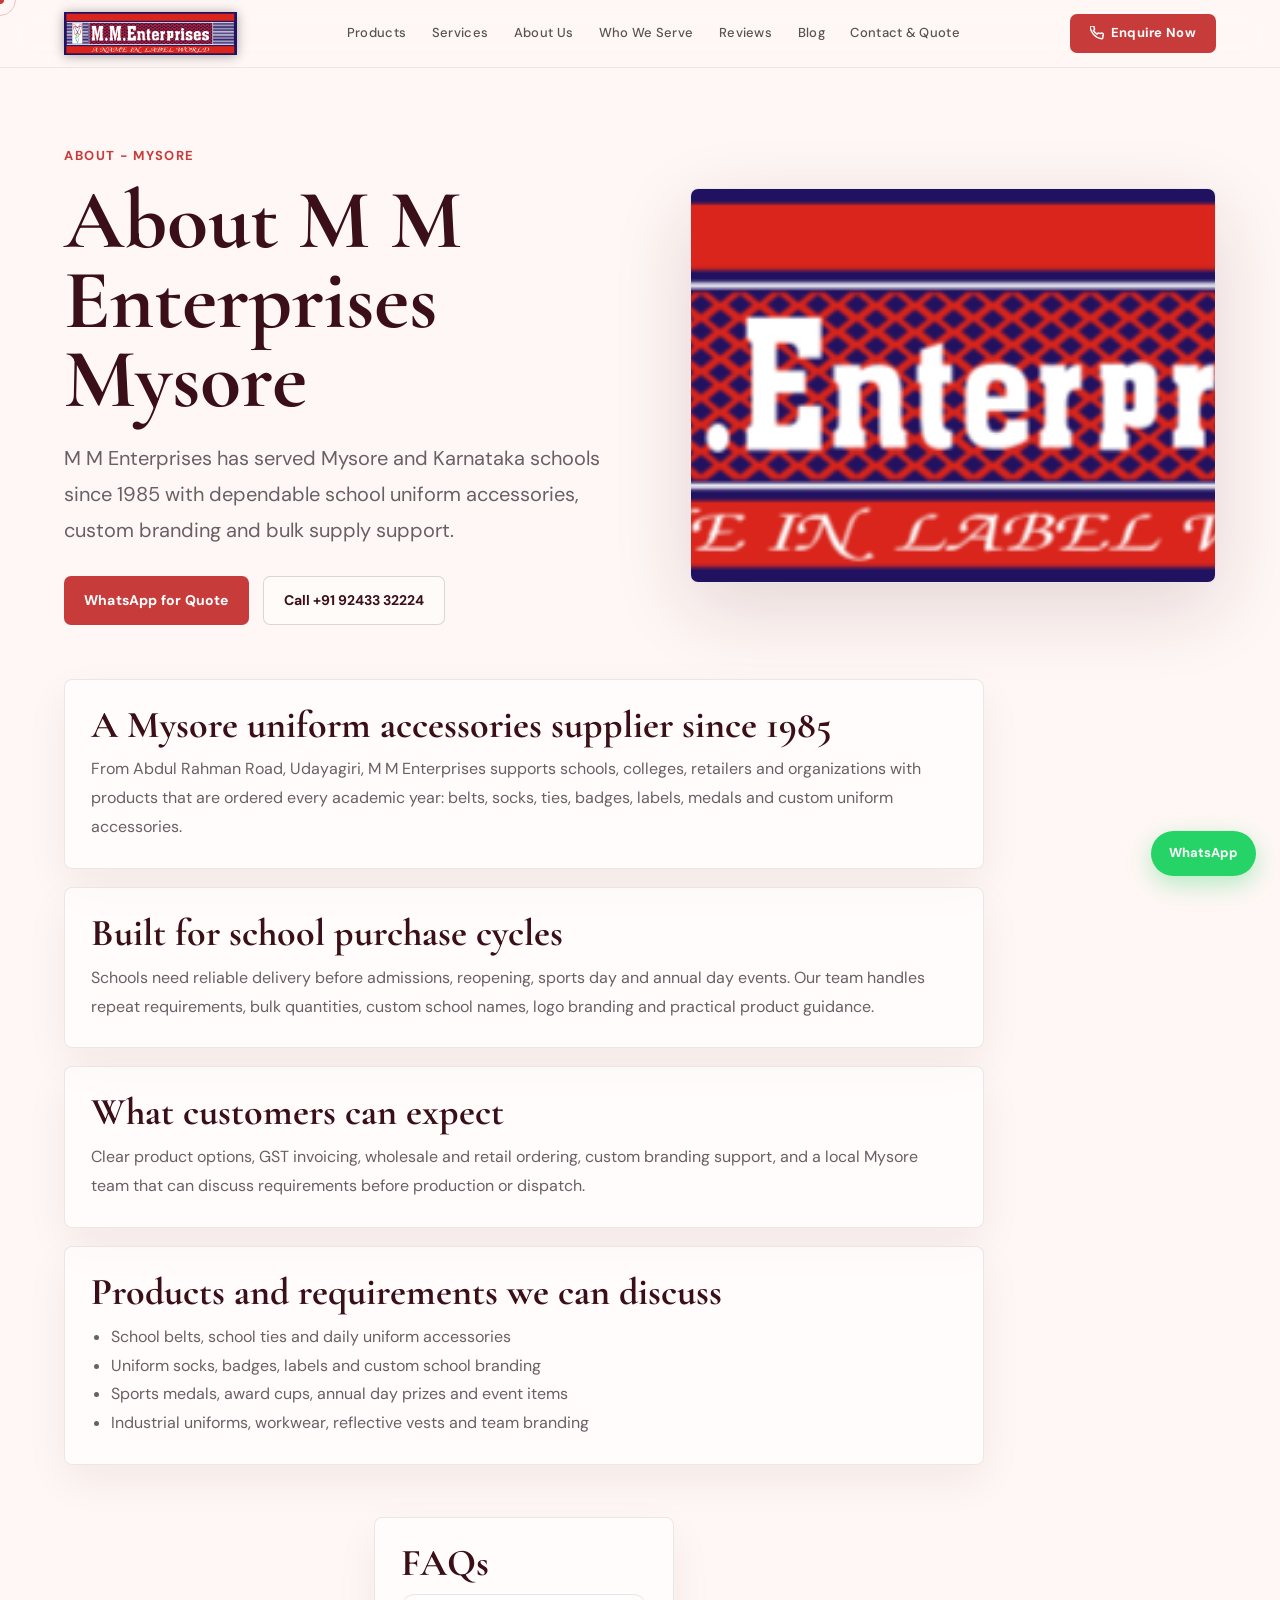
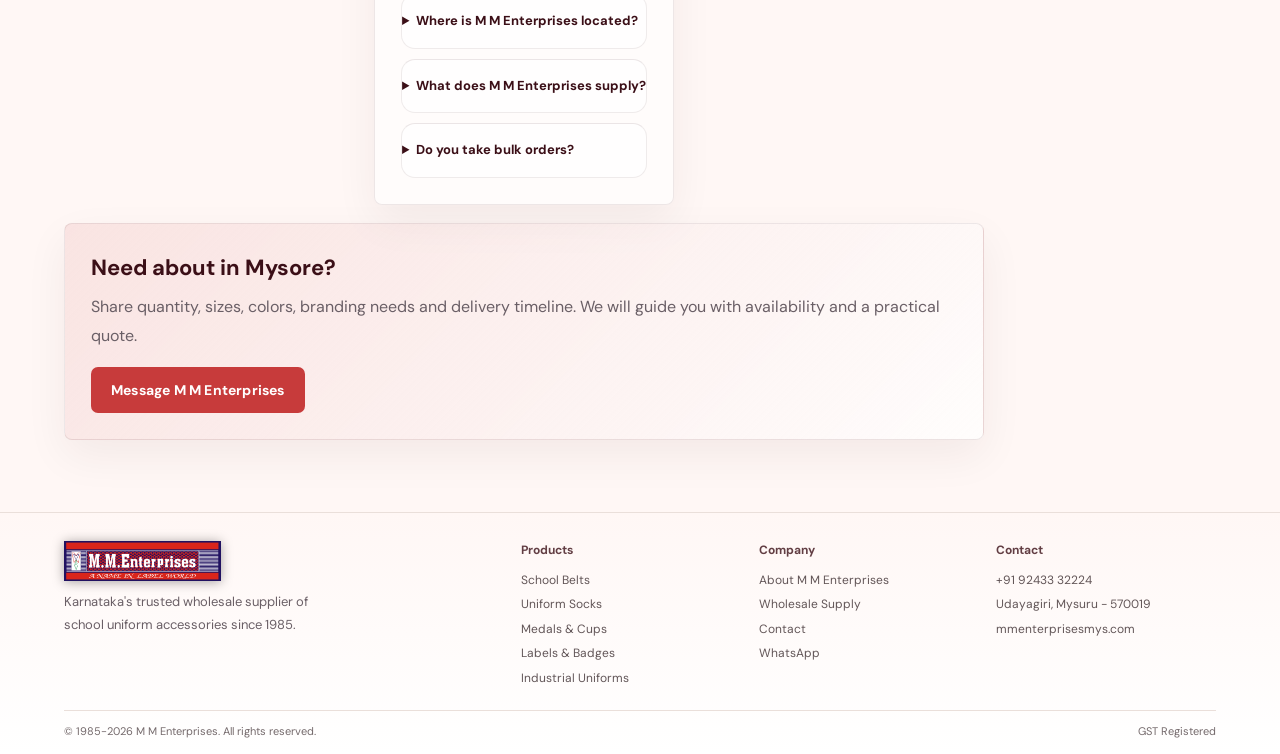
<file: blog/about-mm-enterprises-mysore/index.html>
<!doctype html>
<html lang="en">
  <head>
    <meta charset="UTF-8" />
    <meta name="viewport" content="width=device-width, initial-scale=1.0" />
    <title>About M M Enterprises Mysore | M M Enterprises</title>
    <meta name="description" content="Learn about M M Enterprises, Mysore's trusted supplier of school uniform accessories, medals, labels, badges and industrial uniforms since 1985." />
    <meta name="keywords" content="about M M Enterprises Mysore, school uniform supplier Mysore, uniform accessories Mysore, M M Enterprises Udayagiri" />
    <meta name="robots" content="index, follow, max-snippet:-1, max-image-preview:large" />
    <meta name="theme-color" content="#3b0f17" />
    <link rel="canonical" href="https://mmenterprisesmys.com/blog/about-mm-enterprises-mysore/" />
    <link rel="icon" href="../../favicon.ico" sizes="any" />
    <link rel="icon" type="image/png" sizes="32x32" href="../../assets/favicon-32.png" />
    <link rel="icon" type="image/png" sizes="192x192" href="../../assets/favicon-192.png" />
    <link rel="apple-touch-icon" sizes="180x180" href="../../assets/favicon-180.png" />
    <meta property="og:type" content="article" />
    <meta property="og:title" content="About M M Enterprises Mysore | M M Enterprises" />
    <meta property="og:description" content="Learn about M M Enterprises, Mysore's trusted supplier of school uniform accessories, medals, labels, badges and industrial uniforms since 1985." />
    <meta property="og:url" content="https://mmenterprisesmys.com/blog/about-mm-enterprises-mysore/" />
    <meta property="og:image" content="https://mmenterprisesmys.com/assets/MME_logo.png" />
    <meta property="og:site_name" content="M M Enterprises" />
    <meta property="og:locale" content="en_IN" />
    <meta name="twitter:card" content="summary_large_image" />
    <meta name="twitter:title" content="About M M Enterprises Mysore | M M Enterprises" />
    <meta name="twitter:description" content="Learn about M M Enterprises, Mysore's trusted supplier of school uniform accessories, medals, labels, badges and industrial uniforms since 1985." />
    <meta name="twitter:image" content="https://mmenterprisesmys.com/assets/MME_logo.png" />
    <script type="application/ld+json">{
  "@context": "https://schema.org",
  "@type": "Article",
  "headline": "About M M Enterprises Mysore",
  "description": "Learn about M M Enterprises, Mysore's trusted supplier of school uniform accessories, medals, labels, badges and industrial uniforms since 1985.",
  "image": "https://mmenterprisesmys.com/assets/MME_logo.png",
  "datePublished": "2026-05-11",
  "dateModified": "2026-05-11",
  "author": {
    "@type": "Organization",
    "name": "M M Enterprises"
  },
  "publisher": {
    "@type": "Organization",
    "name": "M M Enterprises",
    "logo": {
      "@type": "ImageObject",
      "url": "https://mmenterprisesmys.com/assets/MME_logo.png"
    }
  },
  "mainEntityOfPage": {
    "@type": "WebPage",
    "@id": "https://mmenterprisesmys.com/blog/about-mm-enterprises-mysore/"
  },
  "about": [
    "About",
    "Mysore",
    "School Uniform Accessories"
  ]
}</script>
    <link rel="preconnect" href="https://fonts.googleapis.com" />
    <link href="https://fonts.googleapis.com/css2?family=Cormorant+Garamond:ital,wght@0,600;0,700;1,600&family=DM+Sans:wght@300;400;500;600;700&display=swap" rel="stylesheet" />
    <link rel="stylesheet" href="../../styles.css" />
    <link rel="stylesheet" href="../../blog/seo-pages.css" />
  </head>
  <body>

    <div class="cursor" id="c"></div>
    <div class="cursor-ring" id="cr"></div>
    <div class="progress-bar" id="pb"></div>
    <nav id="nav">
      <a class="nav-logo" href="../../" aria-label="M M Enterprises home">
        <div class="nav-logo-mark">
          <img class="nav-logo-img" src="../../assets/MME_logo.png" alt="M M Enterprises logo" />
        </div>
      </a>
      <ul class="nav-links">
        <li><a href="../../#products">Products</a></li>
        <li><a href="../../#services">Services</a></li>
        <li><a href="../../#about">About Us</a></li>
        <li><a href="../../#clients">Who We Serve</a></li>
        <li><a href="../../#testimonials">Reviews</a></li>
        <li><a href="../../blog/">Blog</a></li>
        <li><a href="../../#contact">Contact & Quote</a></li>
      </ul>
      <a class="nav-enquire" href="https://wa.me/919243332224" target="_blank" rel="noopener">
        <svg
          viewBox="0 0 24 24"
          fill="none"
          stroke="currentColor"
          stroke-width="2.5"
          aria-hidden="true"
        >
          <path
            d="M22 16.92v3a2 2 0 01-2.18 2 19.79 19.79 0 01-8.63-3.07A19.5 19.5 0 013.07 9.81a19.79 19.79 0 01-3.07-8.68A2 2 0 012 0h3a2 2 0 012 1.72c.127.96.361 1.903.7 2.81a2 2 0 01-.45 2.11L6.09 7.91a16 16 0 006 6l1.27-1.27a2 2 0 012.11-.45c.907.339 1.85.573 2.81.7A2 2 0 0122 16.92z"
          />
        </svg>
        <span>Enquire Now</span>
      </a>
      <div class="nav-ham" id="ham" aria-label="Open menu" role="button" tabindex="0">
        <span></span><span></span><span></span>
      </div>
    </nav>
    <div id="mob-menu" class="mob-menu">
      <a href="../../#products">Products</a>
      <a href="../../#services">Services</a>
      <a href="../../#about">About Us</a>
      <a href="../../#clients">Who We Serve</a>
      <a href="../../#testimonials">Reviews</a>
      <a href="../../blog/">Blog</a>
      <a href="../../#contact">Contact & Quote</a>
    </div>
    <a class="wa-float" href="https://wa.me/919243332224" target="_blank" rel="noopener" aria-label="WhatsApp M M Enterprises">
      <span>WhatsApp</span>
    </a>

    <main class="seo-page">
      <section class="seo-hero">
        <div class="seo-hero-copy">
          <p class="seo-eyebrow">About - Mysore</p>
          <h1>About M M Enterprises Mysore</h1>
          <p class="seo-lead">M M Enterprises has served Mysore and Karnataka schools since 1985 with dependable school uniform accessories, custom branding and bulk supply support.</p>
          <div class="seo-actions">
            <a class="btn-gold" href="https://wa.me/919243332224" target="_blank" rel="noopener">WhatsApp for Quote</a>
            <a class="btn-ghost" href="tel:919243332224">Call +91 92433 32224</a>
          </div>
        </div>
        <div class="seo-hero-media">
          <img src="../../assets/MME_logo.png" alt="About M M Enterprises Mysore" />
        </div>
      </section>
      <article class="seo-article">
        
        <section>
          <h2>A Mysore uniform accessories supplier since 1985</h2>
          <p>From Abdul Rahman Road, Udayagiri, M M Enterprises supports schools, colleges, retailers and organizations with products that are ordered every academic year: belts, socks, ties, badges, labels, medals and custom uniform accessories.</p>
        </section>
        <section>
          <h2>Built for school purchase cycles</h2>
          <p>Schools need reliable delivery before admissions, reopening, sports day and annual day events. Our team handles repeat requirements, bulk quantities, custom school names, logo branding and practical product guidance.</p>
        </section>
        <section>
          <h2>What customers can expect</h2>
          <p>Clear product options, GST invoicing, wholesale and retail ordering, custom branding support, and a local Mysore team that can discuss requirements before production or dispatch.</p>
        </section>
        <section class="seo-list-section">
          <h2>Products and requirements we can discuss</h2>
          <ul>
            <li>School belts, school ties and daily uniform accessories</li>
            <li>Uniform socks, badges, labels and custom school branding</li>
            <li>Sports medals, award cups, annual day prizes and event items</li>
            <li>Industrial uniforms, workwear, reflective vests and team branding</li>
          </ul>
        </section>
        <section class="seo-faq">
          <h2>FAQs</h2>
          
          <details>
            <summary>Where is M M Enterprises located?</summary>
            <p>M M Enterprises is located at 10, Syed Abdul Rahman Road, Udayagiri, Mysuru, Karnataka 570019.</p>
          </details>
          <details>
            <summary>What does M M Enterprises supply?</summary>
            <p>We supply school belts, uniform socks, sports medals, award cups, designer labels, badges, ties, school accessories and industrial uniforms.</p>
          </details>
          <details>
            <summary>Do you take bulk orders?</summary>
            <p>Yes. Bulk orders for schools, colleges, retailers and organizations are welcome.</p>
          </details>
        </section>
        <div class="seo-callout">
          <strong>Need about in Mysore?</strong>
          <p>Share quantity, sizes, colors, branding needs and delivery timeline. We will guide you with availability and a practical quote.</p>
          <a class="btn-gold" href="https://wa.me/919243332224" target="_blank" rel="noopener">Message M M Enterprises</a>
        </div>
      </article>
    </main>
    <script type="application/ld+json">{
  "@context": "https://schema.org",
  "@type": "FAQPage",
  "mainEntity": [
    {
      "@type": "Question",
      "name": "Where is M M Enterprises located?",
      "acceptedAnswer": {
        "@type": "Answer",
        "text": "M M Enterprises is located at 10, Syed Abdul Rahman Road, Udayagiri, Mysuru, Karnataka 570019."
      }
    },
    {
      "@type": "Question",
      "name": "What does M M Enterprises supply?",
      "acceptedAnswer": {
        "@type": "Answer",
        "text": "We supply school belts, uniform socks, sports medals, award cups, designer labels, badges, ties, school accessories and industrial uniforms."
      }
    },
    {
      "@type": "Question",
      "name": "Do you take bulk orders?",
      "acceptedAnswer": {
        "@type": "Answer",
        "text": "Yes. Bulk orders for schools, colleges, retailers and organizations are welcome."
      }
    }
  ]
}</script>

    <footer>
      <div class="footer-top">
        <div class="footer-brand-block">
          <div class="footer-logo-row">
            <div class="nav-logo-mark">
              <img class="nav-logo-img" src="../../assets/MME_logo.png" alt="M M Enterprises logo" />
            </div>
          </div>
          <p class="footer-desc">Karnataka's trusted wholesale supplier of school uniform accessories since 1985.</p>
          <div class="footer-gold-line"></div>
        </div>
        <div class="footer-columns">
          <div class="footer-col">
            <h4>Products</h4>
            <div class="footer-links">
              <a href="../../blog/school-uniform-belts-mysore/">School Belts</a>
              <a href="../../blog/uniform-socks-mysore/">Uniform Socks</a>
              <a href="../../blog/sports-medals-awards-cups-mysore/">Medals & Cups</a>
              <a href="../../blog/designer-labels-badges-mysore/">Labels & Badges</a>
              <a href="../../blog/industrial-uniforms-workwear-mysore/">Industrial Uniforms</a>
            </div>
          </div>
          <div class="footer-col">
            <h4>Company</h4>
            <div class="footer-links">
              <a href="../../blog/about-mm-enterprises-mysore/">About M M Enterprises</a>
              <a href="../../blog/wholesale-school-uniform-accessories-mysore/">Wholesale Supply</a>
              <a href="../../#contact">Contact</a>
              <a href="https://wa.me/919243332224" target="_blank" rel="noopener">WhatsApp</a>
            </div>
          </div>
          <div class="footer-col">
            <h4>Contact</h4>
            <div class="footer-links">
              <a href="tel:919243332224">+91 92433 32224</a>
              <a href="../../#contact">Udayagiri, Mysuru - 570019</a>
              <a href="https://mmenterprisesmys.com">mmenterprisesmys.com</a>
            </div>
          </div>
        </div>
      </div>
      <div class="footer-bottom">
        <span>© 1985-2026 M M Enterprises. All rights reserved.</span>
        <span>GST Registered</span>
      </div>
    </footer>

    <script>
      const navEl = document.getElementById("nav");
      const ham = document.getElementById("ham");
      const mob = document.getElementById("mob-menu");
      const progress = document.getElementById("pb");
      function toggleMenu() { mob?.classList.toggle("open"); ham?.classList.toggle("open"); }
      ham?.addEventListener("click", toggleMenu);
      ham?.addEventListener("keydown", (event) => {
        if (event.key === "Enter" || event.key === " ") toggleMenu();
      });
      mob?.querySelectorAll("a").forEach((link) => link.addEventListener("click", () => mob.classList.remove("open")));
      window.addEventListener("scroll", () => {
        navEl?.classList.toggle("scrolled", window.scrollY > 24);
        const height = document.documentElement.scrollHeight - window.innerHeight;
        progress.style.width = height > 0 ? (window.scrollY / height) * 100 + "%" : "0";
      }, { passive: true });
    </script>
  </body>
</html>
</file>
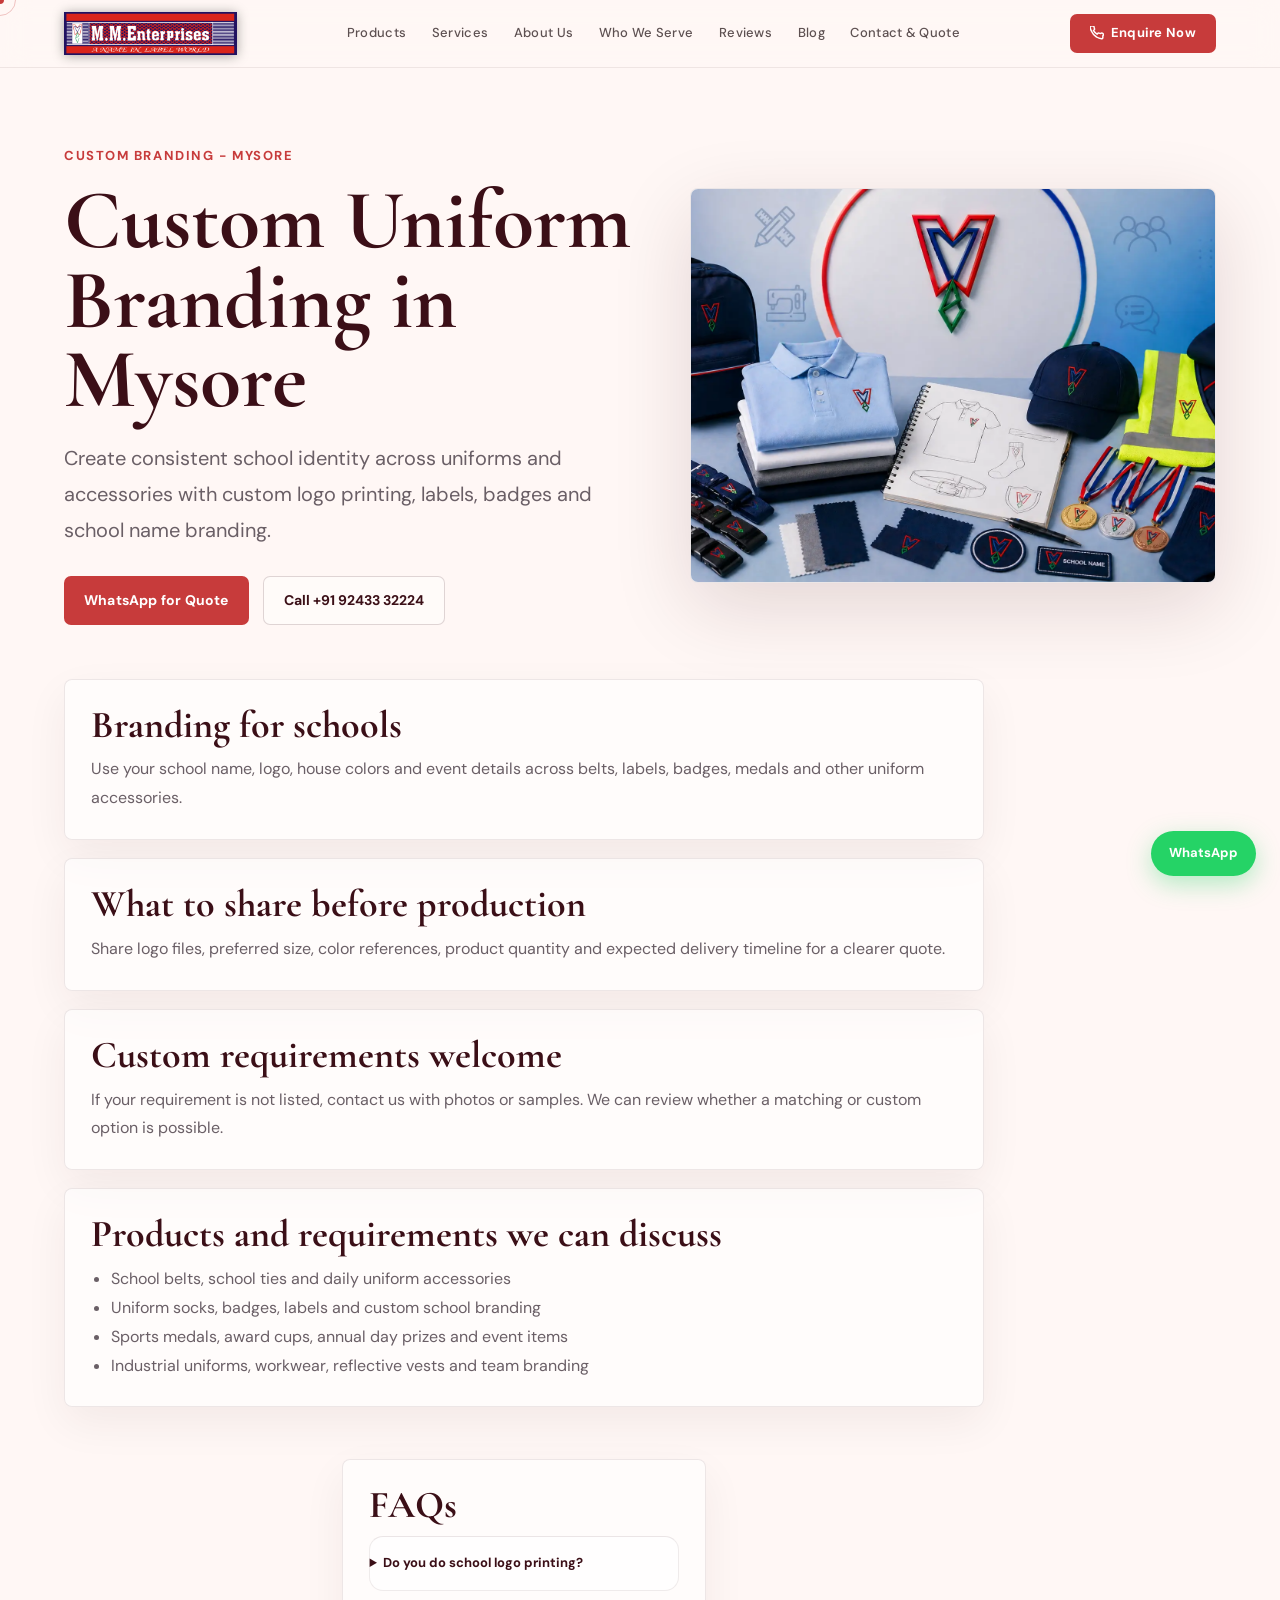
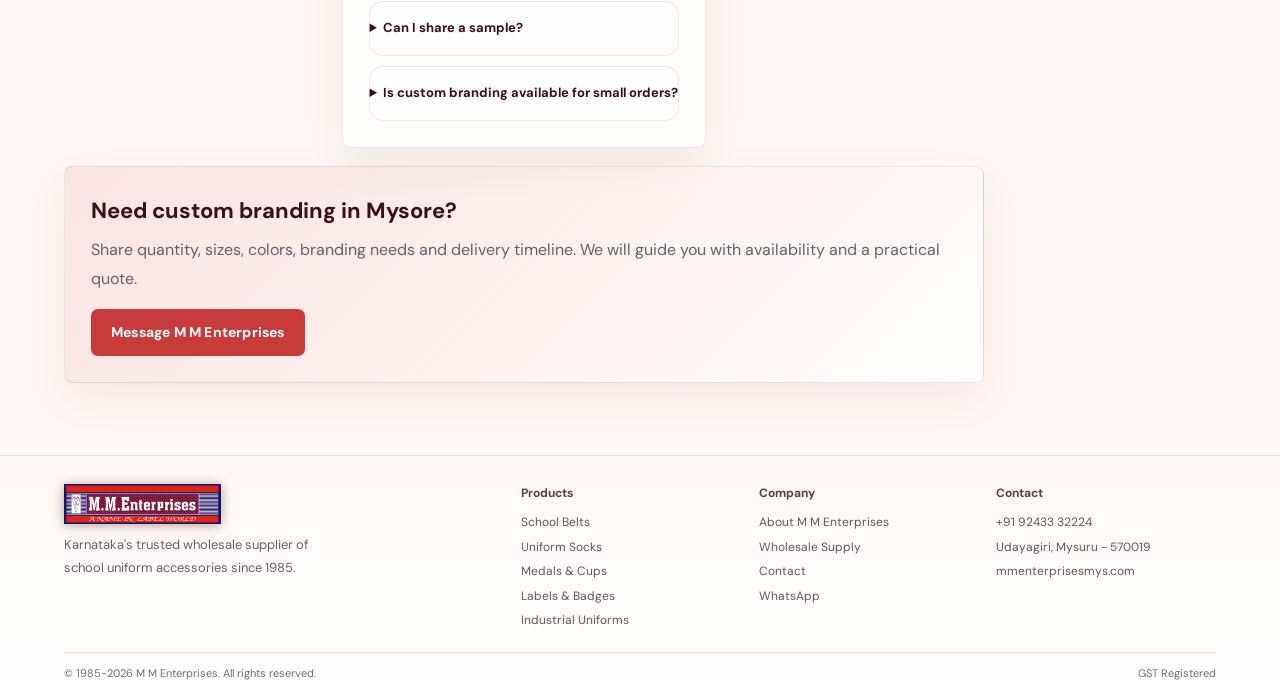
<file: blog/custom-uniform-branding-mysore/index.html>
<!doctype html>
<html lang="en">
  <head>
    <meta charset="UTF-8" />
    <meta name="viewport" content="width=device-width, initial-scale=1.0" />
    <title>Custom Uniform Branding in Mysore | M M Enterprises</title>
    <meta name="description" content="Custom school uniform branding in Mysore: logo printing, labels, badges, school name printing and institutional identity products." />
    <meta name="keywords" content="custom uniform branding Mysore, school logo printing Mysore, custom labels Mysore, custom badges Mysore" />
    <meta name="robots" content="index, follow, max-snippet:-1, max-image-preview:large" />
    <meta name="theme-color" content="#3b0f17" />
    <link rel="canonical" href="https://mmenterprisesmys.com/blog/custom-uniform-branding-mysore/" />
    <link rel="icon" href="../../favicon.ico" sizes="any" />
    <link rel="icon" type="image/png" sizes="32x32" href="../../assets/favicon-32.png" />
    <link rel="icon" type="image/png" sizes="192x192" href="../../assets/favicon-192.png" />
    <link rel="apple-touch-icon" sizes="180x180" href="../../assets/favicon-180.png" />
    <meta property="og:type" content="article" />
    <meta property="og:title" content="Custom Uniform Branding in Mysore | M M Enterprises" />
    <meta property="og:description" content="Custom school uniform branding in Mysore: logo printing, labels, badges, school name printing and institutional identity products." />
    <meta property="og:url" content="https://mmenterprisesmys.com/blog/custom-uniform-branding-mysore/" />
    <meta property="og:image" content="https://mmenterprisesmys.com/assets/Custom_Requiremen.webp" />
    <meta property="og:site_name" content="M M Enterprises" />
    <meta property="og:locale" content="en_IN" />
    <meta name="twitter:card" content="summary_large_image" />
    <meta name="twitter:title" content="Custom Uniform Branding in Mysore | M M Enterprises" />
    <meta name="twitter:description" content="Custom school uniform branding in Mysore: logo printing, labels, badges, school name printing and institutional identity products." />
    <meta name="twitter:image" content="https://mmenterprisesmys.com/assets/Custom_Requiremen.webp" />
    <script type="application/ld+json">{
  "@context": "https://schema.org",
  "@type": "Article",
  "headline": "Custom Uniform Branding in Mysore",
  "description": "Custom school uniform branding in Mysore: logo printing, labels, badges, school name printing and institutional identity products.",
  "image": "https://mmenterprisesmys.com/assets/Custom_Requiremen.webp",
  "datePublished": "2026-05-11",
  "dateModified": "2026-05-11",
  "author": {
    "@type": "Organization",
    "name": "M M Enterprises"
  },
  "publisher": {
    "@type": "Organization",
    "name": "M M Enterprises",
    "logo": {
      "@type": "ImageObject",
      "url": "https://mmenterprisesmys.com/assets/MME_logo.png"
    }
  },
  "mainEntityOfPage": {
    "@type": "WebPage",
    "@id": "https://mmenterprisesmys.com/blog/custom-uniform-branding-mysore/"
  },
  "about": [
    "Custom Branding",
    "Mysore",
    "School Uniform Accessories"
  ]
}</script>
    <link rel="preconnect" href="https://fonts.googleapis.com" />
    <link href="https://fonts.googleapis.com/css2?family=Cormorant+Garamond:ital,wght@0,600;0,700;1,600&family=DM+Sans:wght@300;400;500;600;700&display=swap" rel="stylesheet" />
    <link rel="stylesheet" href="../../styles.css" />
    <link rel="stylesheet" href="../../blog/seo-pages.css" />
  </head>
  <body>

    <div class="cursor" id="c"></div>
    <div class="cursor-ring" id="cr"></div>
    <div class="progress-bar" id="pb"></div>
    <nav id="nav">
      <a class="nav-logo" href="../../" aria-label="M M Enterprises home">
        <div class="nav-logo-mark">
          <img class="nav-logo-img" src="../../assets/MME_logo.png" alt="M M Enterprises logo" />
        </div>
      </a>
      <ul class="nav-links">
        <li><a href="../../#products">Products</a></li>
        <li><a href="../../#services">Services</a></li>
        <li><a href="../../#about">About Us</a></li>
        <li><a href="../../#clients">Who We Serve</a></li>
        <li><a href="../../#testimonials">Reviews</a></li>
        <li><a href="../../blog/">Blog</a></li>
        <li><a href="../../#contact">Contact & Quote</a></li>
      </ul>
      <a class="nav-enquire" href="https://wa.me/919243332224" target="_blank" rel="noopener">
        <svg
          viewBox="0 0 24 24"
          fill="none"
          stroke="currentColor"
          stroke-width="2.5"
          aria-hidden="true"
        >
          <path
            d="M22 16.92v3a2 2 0 01-2.18 2 19.79 19.79 0 01-8.63-3.07A19.5 19.5 0 013.07 9.81a19.79 19.79 0 01-3.07-8.68A2 2 0 012 0h3a2 2 0 012 1.72c.127.96.361 1.903.7 2.81a2 2 0 01-.45 2.11L6.09 7.91a16 16 0 006 6l1.27-1.27a2 2 0 012.11-.45c.907.339 1.85.573 2.81.7A2 2 0 0122 16.92z"
          />
        </svg>
        <span>Enquire Now</span>
      </a>
      <div class="nav-ham" id="ham" aria-label="Open menu" role="button" tabindex="0">
        <span></span><span></span><span></span>
      </div>
    </nav>
    <div id="mob-menu" class="mob-menu">
      <a href="../../#products">Products</a>
      <a href="../../#services">Services</a>
      <a href="../../#about">About Us</a>
      <a href="../../#clients">Who We Serve</a>
      <a href="../../#testimonials">Reviews</a>
      <a href="../../blog/">Blog</a>
      <a href="../../#contact">Contact & Quote</a>
    </div>
    <a class="wa-float" href="https://wa.me/919243332224" target="_blank" rel="noopener" aria-label="WhatsApp M M Enterprises">
      <span>WhatsApp</span>
    </a>

    <main class="seo-page">
      <section class="seo-hero">
        <div class="seo-hero-copy">
          <p class="seo-eyebrow">Custom Branding - Mysore</p>
          <h1>Custom Uniform Branding in Mysore</h1>
          <p class="seo-lead">Create consistent school identity across uniforms and accessories with custom logo printing, labels, badges and school name branding.</p>
          <div class="seo-actions">
            <a class="btn-gold" href="https://wa.me/919243332224" target="_blank" rel="noopener">WhatsApp for Quote</a>
            <a class="btn-ghost" href="tel:919243332224">Call +91 92433 32224</a>
          </div>
        </div>
        <div class="seo-hero-media">
          <img src="../../assets/Custom_Requiremen.webp" alt="Custom Uniform Branding in Mysore" />
        </div>
      </section>
      <article class="seo-article">
        
        <section>
          <h2>Branding for schools</h2>
          <p>Use your school name, logo, house colors and event details across belts, labels, badges, medals and other uniform accessories.</p>
        </section>
        <section>
          <h2>What to share before production</h2>
          <p>Share logo files, preferred size, color references, product quantity and expected delivery timeline for a clearer quote.</p>
        </section>
        <section>
          <h2>Custom requirements welcome</h2>
          <p>If your requirement is not listed, contact us with photos or samples. We can review whether a matching or custom option is possible.</p>
        </section>
        <section class="seo-list-section">
          <h2>Products and requirements we can discuss</h2>
          <ul>
            <li>School belts, school ties and daily uniform accessories</li>
            <li>Uniform socks, badges, labels and custom school branding</li>
            <li>Sports medals, award cups, annual day prizes and event items</li>
            <li>Industrial uniforms, workwear, reflective vests and team branding</li>
          </ul>
        </section>
        <section class="seo-faq">
          <h2>FAQs</h2>
          
          <details>
            <summary>Do you do school logo printing?</summary>
            <p>Yes. Logo printing and branding are available for suitable school accessory products.</p>
          </details>
          <details>
            <summary>Can I share a sample?</summary>
            <p>Yes. Sharing a sample or reference photo helps us understand the requirement.</p>
          </details>
          <details>
            <summary>Is custom branding available for small orders?</summary>
            <p>Custom availability depends on product and quantity. Contact us with details for guidance.</p>
          </details>
        </section>
        <div class="seo-callout">
          <strong>Need custom branding in Mysore?</strong>
          <p>Share quantity, sizes, colors, branding needs and delivery timeline. We will guide you with availability and a practical quote.</p>
          <a class="btn-gold" href="https://wa.me/919243332224" target="_blank" rel="noopener">Message M M Enterprises</a>
        </div>
      </article>
    </main>
    <script type="application/ld+json">{
  "@context": "https://schema.org",
  "@type": "FAQPage",
  "mainEntity": [
    {
      "@type": "Question",
      "name": "Do you do school logo printing?",
      "acceptedAnswer": {
        "@type": "Answer",
        "text": "Yes. Logo printing and branding are available for suitable school accessory products."
      }
    },
    {
      "@type": "Question",
      "name": "Can I share a sample?",
      "acceptedAnswer": {
        "@type": "Answer",
        "text": "Yes. Sharing a sample or reference photo helps us understand the requirement."
      }
    },
    {
      "@type": "Question",
      "name": "Is custom branding available for small orders?",
      "acceptedAnswer": {
        "@type": "Answer",
        "text": "Custom availability depends on product and quantity. Contact us with details for guidance."
      }
    }
  ]
}</script>

    <footer>
      <div class="footer-top">
        <div class="footer-brand-block">
          <div class="footer-logo-row">
            <div class="nav-logo-mark">
              <img class="nav-logo-img" src="../../assets/MME_logo.png" alt="M M Enterprises logo" />
            </div>
          </div>
          <p class="footer-desc">Karnataka's trusted wholesale supplier of school uniform accessories since 1985.</p>
          <div class="footer-gold-line"></div>
        </div>
        <div class="footer-columns">
          <div class="footer-col">
            <h4>Products</h4>
            <div class="footer-links">
              <a href="../../blog/school-uniform-belts-mysore/">School Belts</a>
              <a href="../../blog/uniform-socks-mysore/">Uniform Socks</a>
              <a href="../../blog/sports-medals-awards-cups-mysore/">Medals & Cups</a>
              <a href="../../blog/designer-labels-badges-mysore/">Labels & Badges</a>
              <a href="../../blog/industrial-uniforms-workwear-mysore/">Industrial Uniforms</a>
            </div>
          </div>
          <div class="footer-col">
            <h4>Company</h4>
            <div class="footer-links">
              <a href="../../blog/about-mm-enterprises-mysore/">About M M Enterprises</a>
              <a href="../../blog/wholesale-school-uniform-accessories-mysore/">Wholesale Supply</a>
              <a href="../../#contact">Contact</a>
              <a href="https://wa.me/919243332224" target="_blank" rel="noopener">WhatsApp</a>
            </div>
          </div>
          <div class="footer-col">
            <h4>Contact</h4>
            <div class="footer-links">
              <a href="tel:919243332224">+91 92433 32224</a>
              <a href="../../#contact">Udayagiri, Mysuru - 570019</a>
              <a href="https://mmenterprisesmys.com">mmenterprisesmys.com</a>
            </div>
          </div>
        </div>
      </div>
      <div class="footer-bottom">
        <span>© 1985-2026 M M Enterprises. All rights reserved.</span>
        <span>GST Registered</span>
      </div>
    </footer>

    <script>
      const navEl = document.getElementById("nav");
      const ham = document.getElementById("ham");
      const mob = document.getElementById("mob-menu");
      const progress = document.getElementById("pb");
      function toggleMenu() { mob?.classList.toggle("open"); ham?.classList.toggle("open"); }
      ham?.addEventListener("click", toggleMenu);
      ham?.addEventListener("keydown", (event) => {
        if (event.key === "Enter" || event.key === " ") toggleMenu();
      });
      mob?.querySelectorAll("a").forEach((link) => link.addEventListener("click", () => mob.classList.remove("open")));
      window.addEventListener("scroll", () => {
        navEl?.classList.toggle("scrolled", window.scrollY > 24);
        const height = document.documentElement.scrollHeight - window.innerHeight;
        progress.style.width = height > 0 ? (window.scrollY / height) * 100 + "%" : "0";
      }, { passive: true });
    </script>
  </body>
</html>
</file>
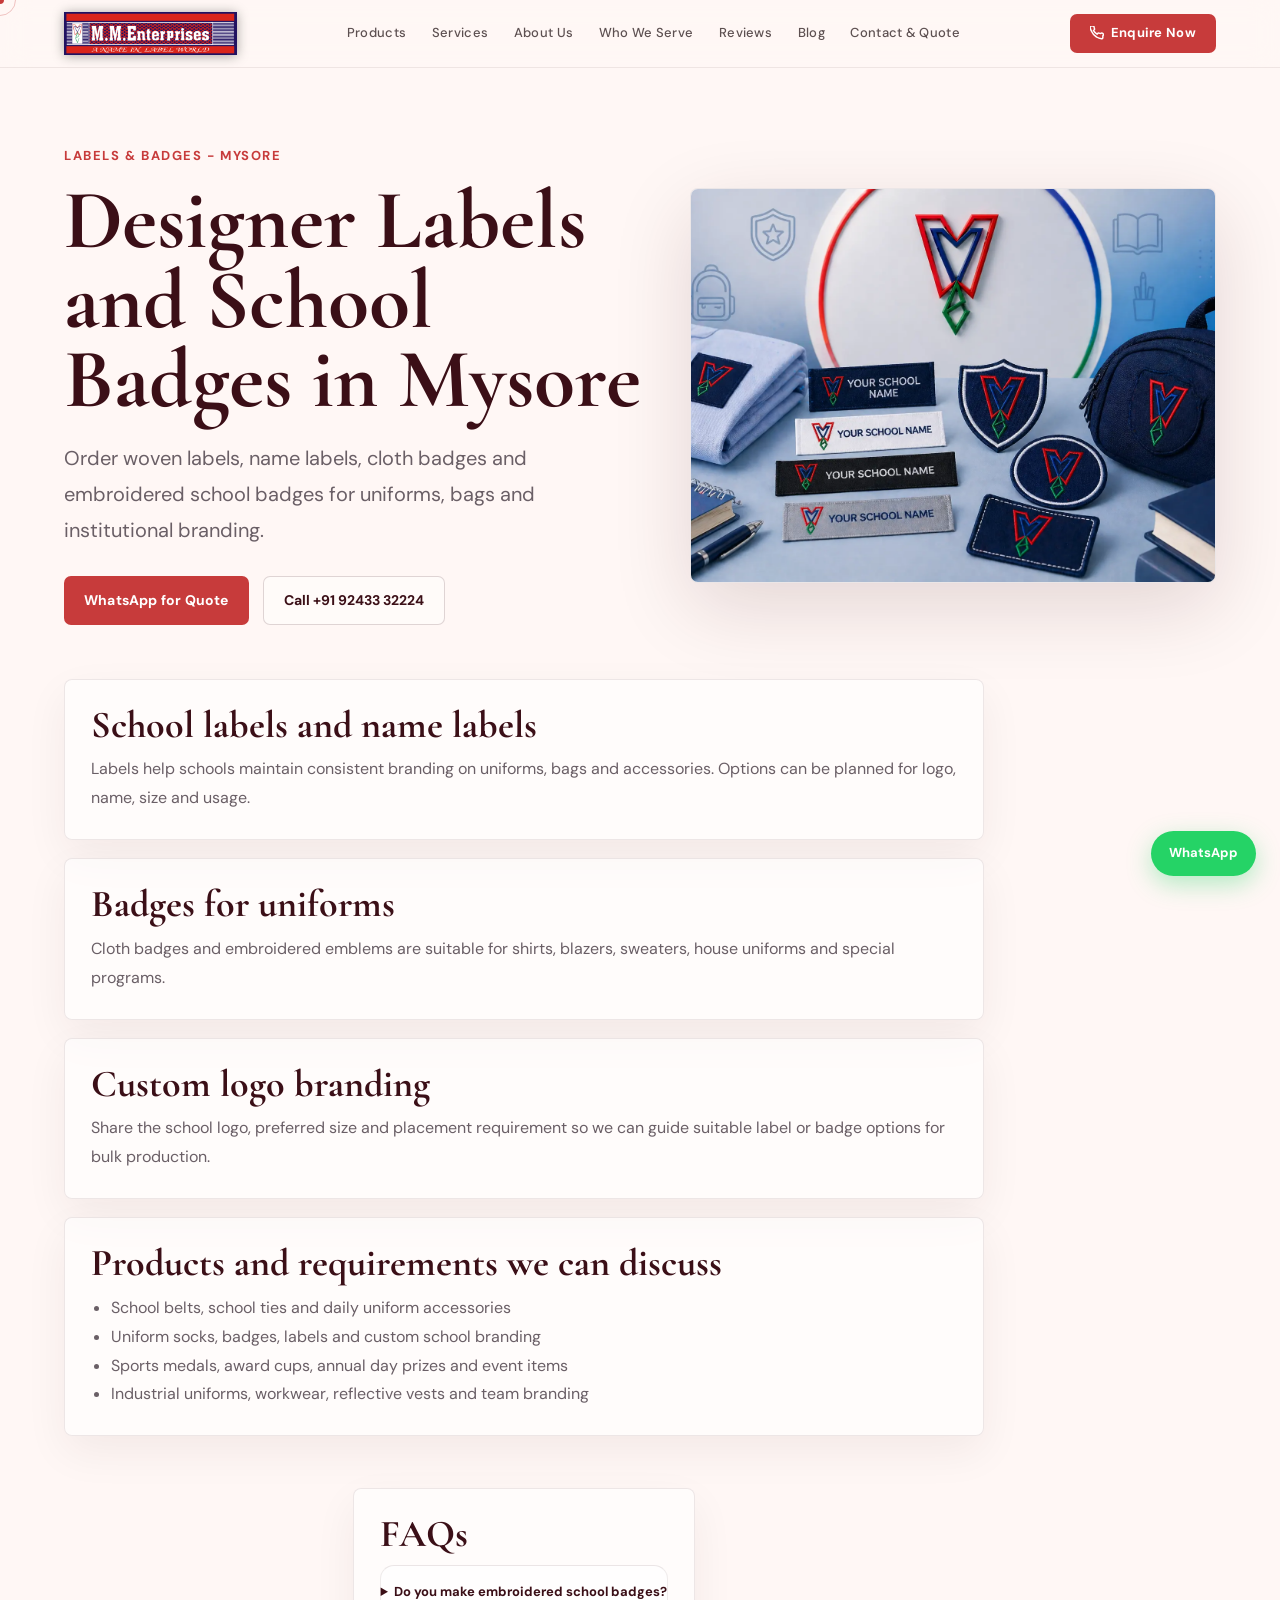
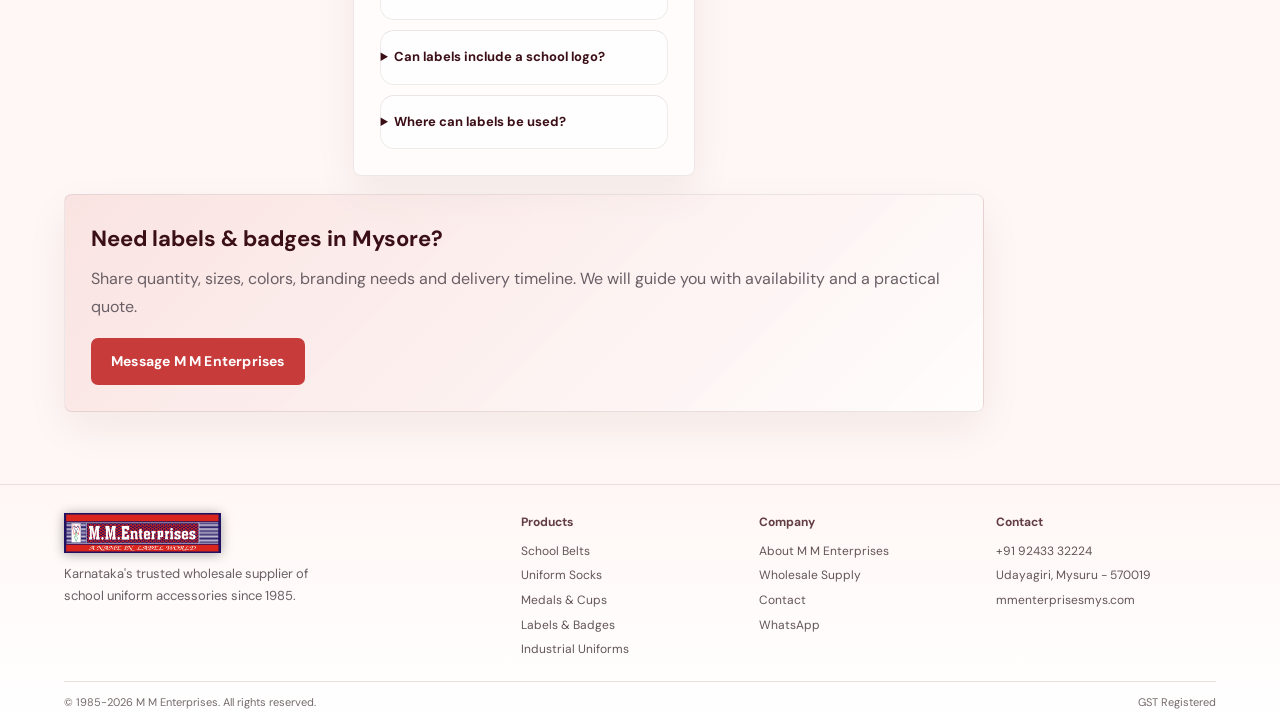
<file: blog/designer-labels-badges-mysore/index.html>
<!doctype html>
<html lang="en">
  <head>
    <meta charset="UTF-8" />
    <meta name="viewport" content="width=device-width, initial-scale=1.0" />
    <title>Designer Labels and School Badges in Mysore | M M Enterprises</title>
    <meta name="description" content="Designer labels, school labels, name labels, cloth badges and embroidered badges in Mysore with custom school logo branding." />
    <meta name="keywords" content="designer labels Mysore, labeling in Mysore, school badges Mysore, embroidered badges Mysore, uniform labels Mysore" />
    <meta name="robots" content="index, follow, max-snippet:-1, max-image-preview:large" />
    <meta name="theme-color" content="#3b0f17" />
    <link rel="canonical" href="https://mmenterprisesmys.com/blog/designer-labels-badges-mysore/" />
    <link rel="icon" href="../../favicon.ico" sizes="any" />
    <link rel="icon" type="image/png" sizes="32x32" href="../../assets/favicon-32.png" />
    <link rel="icon" type="image/png" sizes="192x192" href="../../assets/favicon-192.png" />
    <link rel="apple-touch-icon" sizes="180x180" href="../../assets/favicon-180.png" />
    <meta property="og:type" content="article" />
    <meta property="og:title" content="Designer Labels and School Badges in Mysore | M M Enterprises" />
    <meta property="og:description" content="Designer labels, school labels, name labels, cloth badges and embroidered badges in Mysore with custom school logo branding." />
    <meta property="og:url" content="https://mmenterprisesmys.com/blog/designer-labels-badges-mysore/" />
    <meta property="og:image" content="https://mmenterprisesmys.com/assets/Designer_Labels_Badges.webp" />
    <meta property="og:site_name" content="M M Enterprises" />
    <meta property="og:locale" content="en_IN" />
    <meta name="twitter:card" content="summary_large_image" />
    <meta name="twitter:title" content="Designer Labels and School Badges in Mysore | M M Enterprises" />
    <meta name="twitter:description" content="Designer labels, school labels, name labels, cloth badges and embroidered badges in Mysore with custom school logo branding." />
    <meta name="twitter:image" content="https://mmenterprisesmys.com/assets/Designer_Labels_Badges.webp" />
    <script type="application/ld+json">{
  "@context": "https://schema.org",
  "@type": "Article",
  "headline": "Designer Labels and School Badges in Mysore",
  "description": "Designer labels, school labels, name labels, cloth badges and embroidered badges in Mysore with custom school logo branding.",
  "image": "https://mmenterprisesmys.com/assets/Designer_Labels_Badges.webp",
  "datePublished": "2026-05-11",
  "dateModified": "2026-05-11",
  "author": {
    "@type": "Organization",
    "name": "M M Enterprises"
  },
  "publisher": {
    "@type": "Organization",
    "name": "M M Enterprises",
    "logo": {
      "@type": "ImageObject",
      "url": "https://mmenterprisesmys.com/assets/MME_logo.png"
    }
  },
  "mainEntityOfPage": {
    "@type": "WebPage",
    "@id": "https://mmenterprisesmys.com/blog/designer-labels-badges-mysore/"
  },
  "about": [
    "Labels & Badges",
    "Mysore",
    "School Uniform Accessories"
  ]
}</script>
    <link rel="preconnect" href="https://fonts.googleapis.com" />
    <link href="https://fonts.googleapis.com/css2?family=Cormorant+Garamond:ital,wght@0,600;0,700;1,600&family=DM+Sans:wght@300;400;500;600;700&display=swap" rel="stylesheet" />
    <link rel="stylesheet" href="../../styles.css" />
    <link rel="stylesheet" href="../../blog/seo-pages.css" />
  </head>
  <body>

    <div class="cursor" id="c"></div>
    <div class="cursor-ring" id="cr"></div>
    <div class="progress-bar" id="pb"></div>
    <nav id="nav">
      <a class="nav-logo" href="../../" aria-label="M M Enterprises home">
        <div class="nav-logo-mark">
          <img class="nav-logo-img" src="../../assets/MME_logo.png" alt="M M Enterprises logo" />
        </div>
      </a>
      <ul class="nav-links">
        <li><a href="../../#products">Products</a></li>
        <li><a href="../../#services">Services</a></li>
        <li><a href="../../#about">About Us</a></li>
        <li><a href="../../#clients">Who We Serve</a></li>
        <li><a href="../../#testimonials">Reviews</a></li>
        <li><a href="../../blog/">Blog</a></li>
        <li><a href="../../#contact">Contact & Quote</a></li>
      </ul>
      <a class="nav-enquire" href="https://wa.me/919243332224" target="_blank" rel="noopener">
        <svg
          viewBox="0 0 24 24"
          fill="none"
          stroke="currentColor"
          stroke-width="2.5"
          aria-hidden="true"
        >
          <path
            d="M22 16.92v3a2 2 0 01-2.18 2 19.79 19.79 0 01-8.63-3.07A19.5 19.5 0 013.07 9.81a19.79 19.79 0 01-3.07-8.68A2 2 0 012 0h3a2 2 0 012 1.72c.127.96.361 1.903.7 2.81a2 2 0 01-.45 2.11L6.09 7.91a16 16 0 006 6l1.27-1.27a2 2 0 012.11-.45c.907.339 1.85.573 2.81.7A2 2 0 0122 16.92z"
          />
        </svg>
        <span>Enquire Now</span>
      </a>
      <div class="nav-ham" id="ham" aria-label="Open menu" role="button" tabindex="0">
        <span></span><span></span><span></span>
      </div>
    </nav>
    <div id="mob-menu" class="mob-menu">
      <a href="../../#products">Products</a>
      <a href="../../#services">Services</a>
      <a href="../../#about">About Us</a>
      <a href="../../#clients">Who We Serve</a>
      <a href="../../#testimonials">Reviews</a>
      <a href="../../blog/">Blog</a>
      <a href="../../#contact">Contact & Quote</a>
    </div>
    <a class="wa-float" href="https://wa.me/919243332224" target="_blank" rel="noopener" aria-label="WhatsApp M M Enterprises">
      <span>WhatsApp</span>
    </a>

    <main class="seo-page">
      <section class="seo-hero">
        <div class="seo-hero-copy">
          <p class="seo-eyebrow">Labels &amp; Badges - Mysore</p>
          <h1>Designer Labels and School Badges in Mysore</h1>
          <p class="seo-lead">Order woven labels, name labels, cloth badges and embroidered school badges for uniforms, bags and institutional branding.</p>
          <div class="seo-actions">
            <a class="btn-gold" href="https://wa.me/919243332224" target="_blank" rel="noopener">WhatsApp for Quote</a>
            <a class="btn-ghost" href="tel:919243332224">Call +91 92433 32224</a>
          </div>
        </div>
        <div class="seo-hero-media">
          <img src="../../assets/Designer_Labels_Badges.webp" alt="Designer Labels and School Badges in Mysore" />
        </div>
      </section>
      <article class="seo-article">
        
        <section>
          <h2>School labels and name labels</h2>
          <p>Labels help schools maintain consistent branding on uniforms, bags and accessories. Options can be planned for logo, name, size and usage.</p>
        </section>
        <section>
          <h2>Badges for uniforms</h2>
          <p>Cloth badges and embroidered emblems are suitable for shirts, blazers, sweaters, house uniforms and special programs.</p>
        </section>
        <section>
          <h2>Custom logo branding</h2>
          <p>Share the school logo, preferred size and placement requirement so we can guide suitable label or badge options for bulk production.</p>
        </section>
        <section class="seo-list-section">
          <h2>Products and requirements we can discuss</h2>
          <ul>
            <li>School belts, school ties and daily uniform accessories</li>
            <li>Uniform socks, badges, labels and custom school branding</li>
            <li>Sports medals, award cups, annual day prizes and event items</li>
            <li>Industrial uniforms, workwear, reflective vests and team branding</li>
          </ul>
        </section>
        <section class="seo-faq">
          <h2>FAQs</h2>
          
          <details>
            <summary>Do you make embroidered school badges?</summary>
            <p>Yes. Embroidered badges and cloth badges are available for school uniform requirements.</p>
          </details>
          <details>
            <summary>Can labels include a school logo?</summary>
            <p>Yes. Custom logo labels can be made for bulk school requirements.</p>
          </details>
          <details>
            <summary>Where can labels be used?</summary>
            <p>Labels can be used on uniforms, bags, books, stationery and institutional accessories.</p>
          </details>
        </section>
        <div class="seo-callout">
          <strong>Need labels &amp; badges in Mysore?</strong>
          <p>Share quantity, sizes, colors, branding needs and delivery timeline. We will guide you with availability and a practical quote.</p>
          <a class="btn-gold" href="https://wa.me/919243332224" target="_blank" rel="noopener">Message M M Enterprises</a>
        </div>
      </article>
    </main>
    <script type="application/ld+json">{
  "@context": "https://schema.org",
  "@type": "FAQPage",
  "mainEntity": [
    {
      "@type": "Question",
      "name": "Do you make embroidered school badges?",
      "acceptedAnswer": {
        "@type": "Answer",
        "text": "Yes. Embroidered badges and cloth badges are available for school uniform requirements."
      }
    },
    {
      "@type": "Question",
      "name": "Can labels include a school logo?",
      "acceptedAnswer": {
        "@type": "Answer",
        "text": "Yes. Custom logo labels can be made for bulk school requirements."
      }
    },
    {
      "@type": "Question",
      "name": "Where can labels be used?",
      "acceptedAnswer": {
        "@type": "Answer",
        "text": "Labels can be used on uniforms, bags, books, stationery and institutional accessories."
      }
    }
  ]
}</script>

    <footer>
      <div class="footer-top">
        <div class="footer-brand-block">
          <div class="footer-logo-row">
            <div class="nav-logo-mark">
              <img class="nav-logo-img" src="../../assets/MME_logo.png" alt="M M Enterprises logo" />
            </div>
          </div>
          <p class="footer-desc">Karnataka's trusted wholesale supplier of school uniform accessories since 1985.</p>
          <div class="footer-gold-line"></div>
        </div>
        <div class="footer-columns">
          <div class="footer-col">
            <h4>Products</h4>
            <div class="footer-links">
              <a href="../../blog/school-uniform-belts-mysore/">School Belts</a>
              <a href="../../blog/uniform-socks-mysore/">Uniform Socks</a>
              <a href="../../blog/sports-medals-awards-cups-mysore/">Medals & Cups</a>
              <a href="../../blog/designer-labels-badges-mysore/">Labels & Badges</a>
              <a href="../../blog/industrial-uniforms-workwear-mysore/">Industrial Uniforms</a>
            </div>
          </div>
          <div class="footer-col">
            <h4>Company</h4>
            <div class="footer-links">
              <a href="../../blog/about-mm-enterprises-mysore/">About M M Enterprises</a>
              <a href="../../blog/wholesale-school-uniform-accessories-mysore/">Wholesale Supply</a>
              <a href="../../#contact">Contact</a>
              <a href="https://wa.me/919243332224" target="_blank" rel="noopener">WhatsApp</a>
            </div>
          </div>
          <div class="footer-col">
            <h4>Contact</h4>
            <div class="footer-links">
              <a href="tel:919243332224">+91 92433 32224</a>
              <a href="../../#contact">Udayagiri, Mysuru - 570019</a>
              <a href="https://mmenterprisesmys.com">mmenterprisesmys.com</a>
            </div>
          </div>
        </div>
      </div>
      <div class="footer-bottom">
        <span>© 1985-2026 M M Enterprises. All rights reserved.</span>
        <span>GST Registered</span>
      </div>
    </footer>

    <script>
      const navEl = document.getElementById("nav");
      const ham = document.getElementById("ham");
      const mob = document.getElementById("mob-menu");
      const progress = document.getElementById("pb");
      function toggleMenu() { mob?.classList.toggle("open"); ham?.classList.toggle("open"); }
      ham?.addEventListener("click", toggleMenu);
      ham?.addEventListener("keydown", (event) => {
        if (event.key === "Enter" || event.key === " ") toggleMenu();
      });
      mob?.querySelectorAll("a").forEach((link) => link.addEventListener("click", () => mob.classList.remove("open")));
      window.addEventListener("scroll", () => {
        navEl?.classList.toggle("scrolled", window.scrollY > 24);
        const height = document.documentElement.scrollHeight - window.innerHeight;
        progress.style.width = height > 0 ? (window.scrollY / height) * 100 + "%" : "0";
      }, { passive: true });
    </script>
  </body>
</html>
</file>
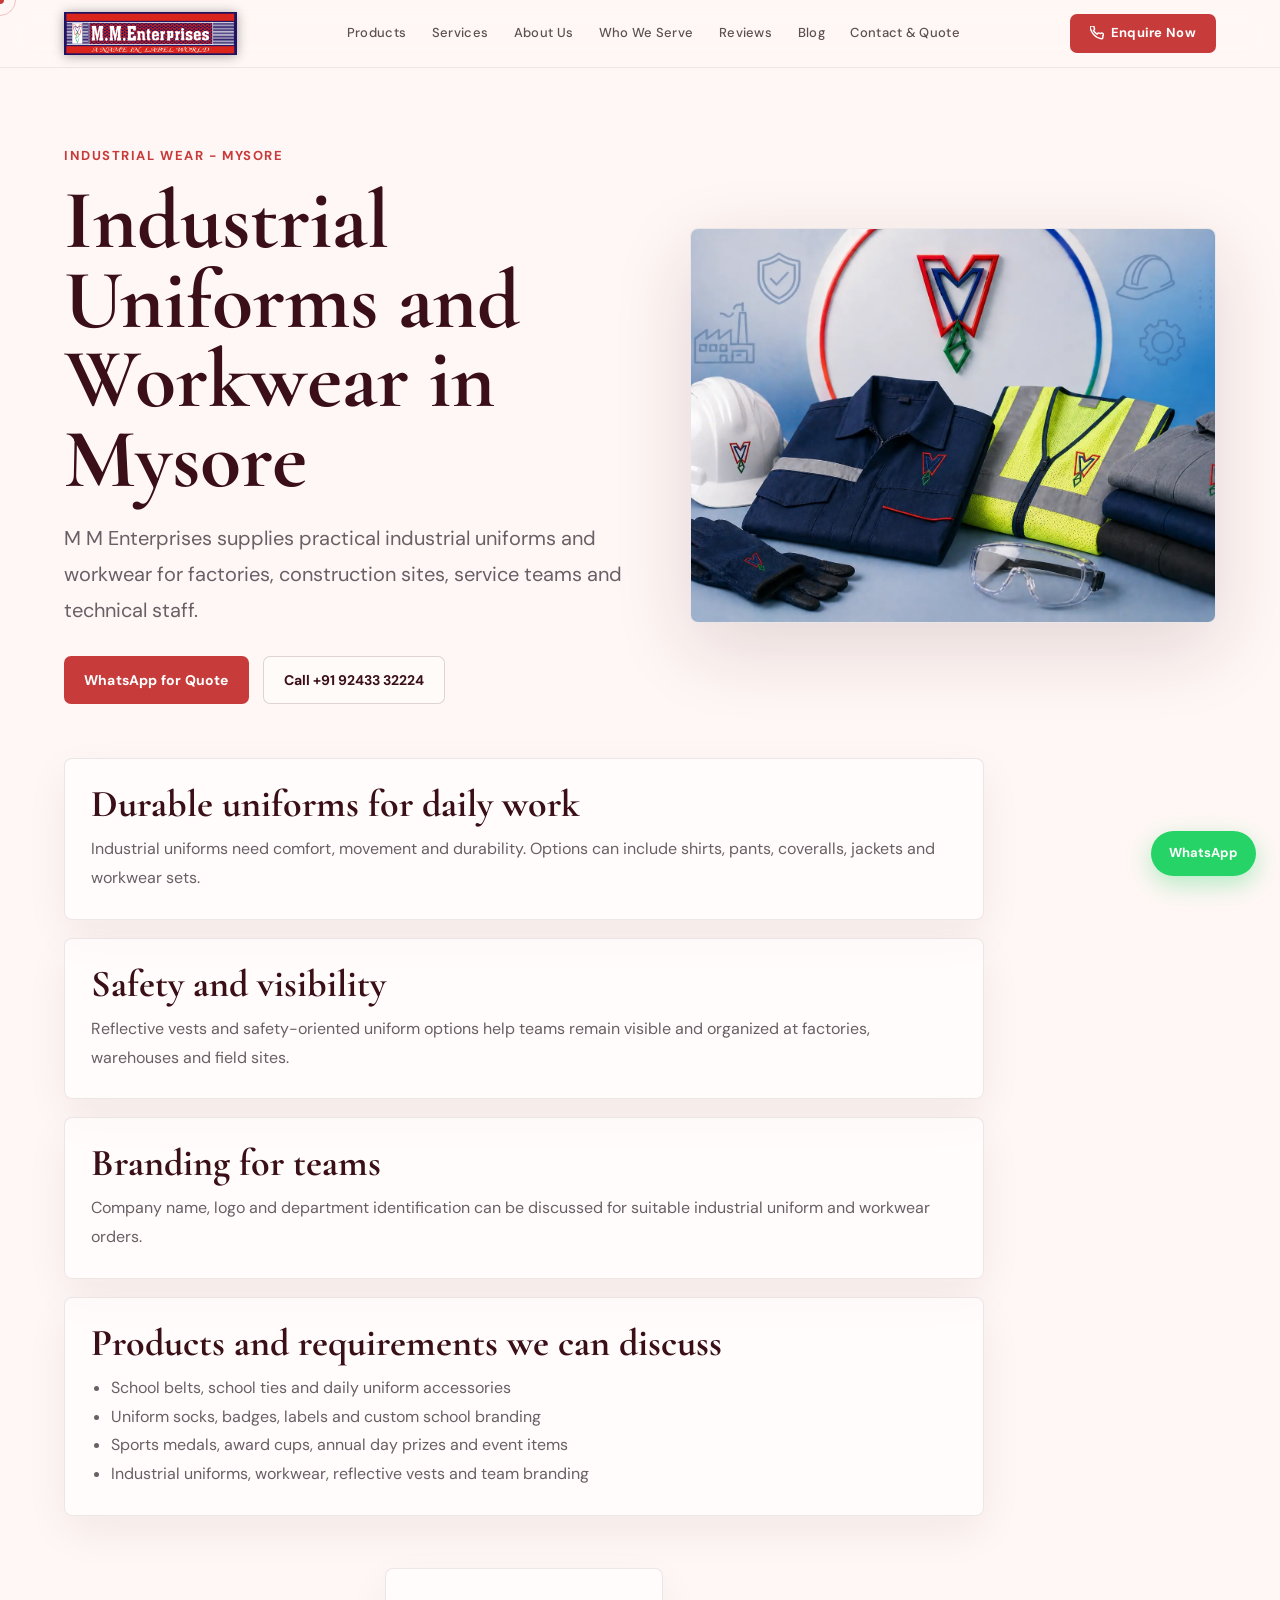
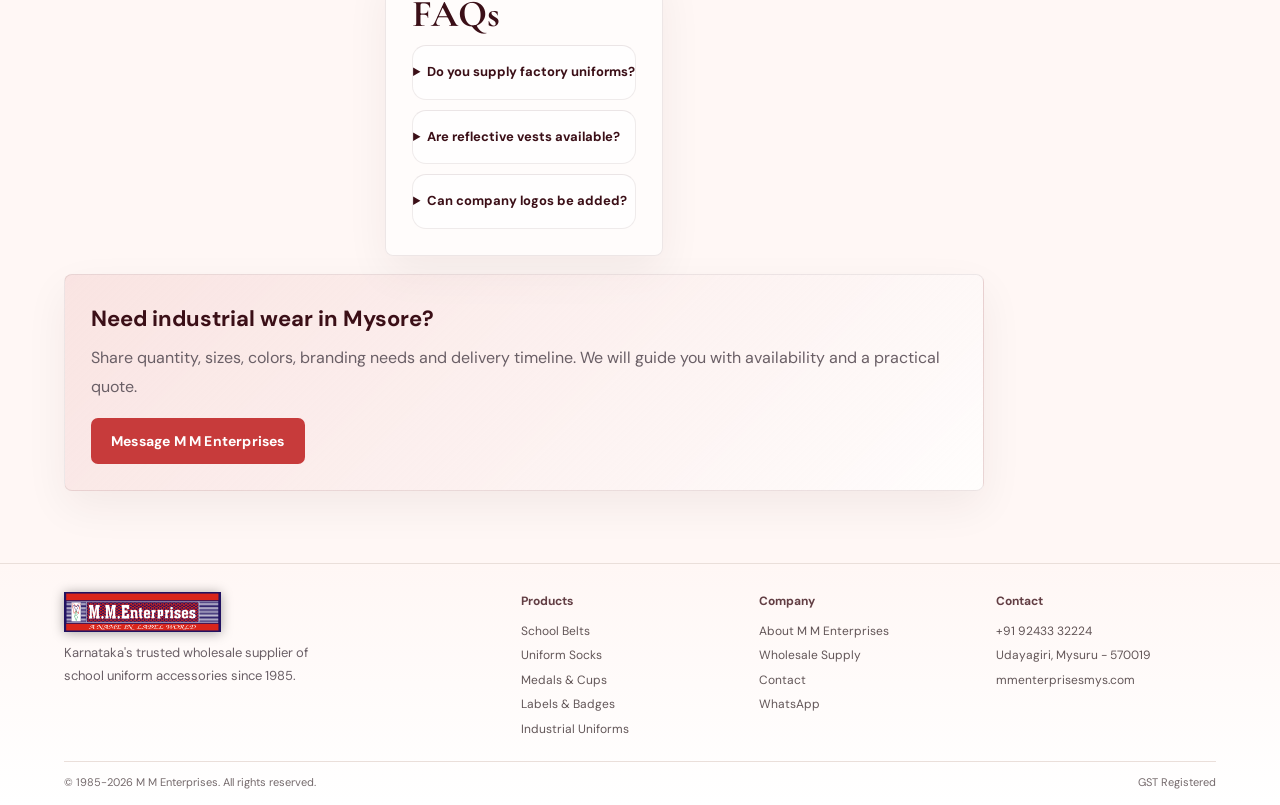
<file: blog/industrial-uniforms-workwear-mysore/index.html>
<!doctype html>
<html lang="en">
  <head>
    <meta charset="UTF-8" />
    <meta name="viewport" content="width=device-width, initial-scale=1.0" />
    <title>Industrial Uniforms and Workwear in Mysore | M M Enterprises</title>
    <meta name="description" content="Industrial uniforms, safety uniforms, workwear, coveralls, jackets and reflective vests in Mysore for factories and technical teams." />
    <meta name="keywords" content="industrial uniforms Mysore, workwear Mysore, safety uniforms Mysore, industrial wear Mysore, factory uniforms Mysore" />
    <meta name="robots" content="index, follow, max-snippet:-1, max-image-preview:large" />
    <meta name="theme-color" content="#3b0f17" />
    <link rel="canonical" href="https://mmenterprisesmys.com/blog/industrial-uniforms-workwear-mysore/" />
    <link rel="icon" href="../../favicon.ico" sizes="any" />
    <link rel="icon" type="image/png" sizes="32x32" href="../../assets/favicon-32.png" />
    <link rel="icon" type="image/png" sizes="192x192" href="../../assets/favicon-192.png" />
    <link rel="apple-touch-icon" sizes="180x180" href="../../assets/favicon-180.png" />
    <meta property="og:type" content="article" />
    <meta property="og:title" content="Industrial Uniforms and Workwear in Mysore | M M Enterprises" />
    <meta property="og:description" content="Industrial uniforms, safety uniforms, workwear, coveralls, jackets and reflective vests in Mysore for factories and technical teams." />
    <meta property="og:url" content="https://mmenterprisesmys.com/blog/industrial-uniforms-workwear-mysore/" />
    <meta property="og:image" content="https://mmenterprisesmys.com/assets/Industrial_Uniforms.webp" />
    <meta property="og:site_name" content="M M Enterprises" />
    <meta property="og:locale" content="en_IN" />
    <meta name="twitter:card" content="summary_large_image" />
    <meta name="twitter:title" content="Industrial Uniforms and Workwear in Mysore | M M Enterprises" />
    <meta name="twitter:description" content="Industrial uniforms, safety uniforms, workwear, coveralls, jackets and reflective vests in Mysore for factories and technical teams." />
    <meta name="twitter:image" content="https://mmenterprisesmys.com/assets/Industrial_Uniforms.webp" />
    <script type="application/ld+json">{
  "@context": "https://schema.org",
  "@type": "Article",
  "headline": "Industrial Uniforms and Workwear in Mysore",
  "description": "Industrial uniforms, safety uniforms, workwear, coveralls, jackets and reflective vests in Mysore for factories and technical teams.",
  "image": "https://mmenterprisesmys.com/assets/Industrial_Uniforms.webp",
  "datePublished": "2026-05-11",
  "dateModified": "2026-05-11",
  "author": {
    "@type": "Organization",
    "name": "M M Enterprises"
  },
  "publisher": {
    "@type": "Organization",
    "name": "M M Enterprises",
    "logo": {
      "@type": "ImageObject",
      "url": "https://mmenterprisesmys.com/assets/MME_logo.png"
    }
  },
  "mainEntityOfPage": {
    "@type": "WebPage",
    "@id": "https://mmenterprisesmys.com/blog/industrial-uniforms-workwear-mysore/"
  },
  "about": [
    "Industrial Wear",
    "Mysore",
    "School Uniform Accessories"
  ]
}</script>
    <link rel="preconnect" href="https://fonts.googleapis.com" />
    <link href="https://fonts.googleapis.com/css2?family=Cormorant+Garamond:ital,wght@0,600;0,700;1,600&family=DM+Sans:wght@300;400;500;600;700&display=swap" rel="stylesheet" />
    <link rel="stylesheet" href="../../styles.css" />
    <link rel="stylesheet" href="../../blog/seo-pages.css" />
  </head>
  <body>

    <div class="cursor" id="c"></div>
    <div class="cursor-ring" id="cr"></div>
    <div class="progress-bar" id="pb"></div>
    <nav id="nav">
      <a class="nav-logo" href="../../" aria-label="M M Enterprises home">
        <div class="nav-logo-mark">
          <img class="nav-logo-img" src="../../assets/MME_logo.png" alt="M M Enterprises logo" />
        </div>
      </a>
      <ul class="nav-links">
        <li><a href="../../#products">Products</a></li>
        <li><a href="../../#services">Services</a></li>
        <li><a href="../../#about">About Us</a></li>
        <li><a href="../../#clients">Who We Serve</a></li>
        <li><a href="../../#testimonials">Reviews</a></li>
        <li><a href="../../blog/">Blog</a></li>
        <li><a href="../../#contact">Contact & Quote</a></li>
      </ul>
      <a class="nav-enquire" href="https://wa.me/919243332224" target="_blank" rel="noopener">
        <svg
          viewBox="0 0 24 24"
          fill="none"
          stroke="currentColor"
          stroke-width="2.5"
          aria-hidden="true"
        >
          <path
            d="M22 16.92v3a2 2 0 01-2.18 2 19.79 19.79 0 01-8.63-3.07A19.5 19.5 0 013.07 9.81a19.79 19.79 0 01-3.07-8.68A2 2 0 012 0h3a2 2 0 012 1.72c.127.96.361 1.903.7 2.81a2 2 0 01-.45 2.11L6.09 7.91a16 16 0 006 6l1.27-1.27a2 2 0 012.11-.45c.907.339 1.85.573 2.81.7A2 2 0 0122 16.92z"
          />
        </svg>
        <span>Enquire Now</span>
      </a>
      <div class="nav-ham" id="ham" aria-label="Open menu" role="button" tabindex="0">
        <span></span><span></span><span></span>
      </div>
    </nav>
    <div id="mob-menu" class="mob-menu">
      <a href="../../#products">Products</a>
      <a href="../../#services">Services</a>
      <a href="../../#about">About Us</a>
      <a href="../../#clients">Who We Serve</a>
      <a href="../../#testimonials">Reviews</a>
      <a href="../../blog/">Blog</a>
      <a href="../../#contact">Contact & Quote</a>
    </div>
    <a class="wa-float" href="https://wa.me/919243332224" target="_blank" rel="noopener" aria-label="WhatsApp M M Enterprises">
      <span>WhatsApp</span>
    </a>

    <main class="seo-page">
      <section class="seo-hero">
        <div class="seo-hero-copy">
          <p class="seo-eyebrow">Industrial Wear - Mysore</p>
          <h1>Industrial Uniforms and Workwear in Mysore</h1>
          <p class="seo-lead">M M Enterprises supplies practical industrial uniforms and workwear for factories, construction sites, service teams and technical staff.</p>
          <div class="seo-actions">
            <a class="btn-gold" href="https://wa.me/919243332224" target="_blank" rel="noopener">WhatsApp for Quote</a>
            <a class="btn-ghost" href="tel:919243332224">Call +91 92433 32224</a>
          </div>
        </div>
        <div class="seo-hero-media">
          <img src="../../assets/Industrial_Uniforms.webp" alt="Industrial Uniforms and Workwear in Mysore" />
        </div>
      </section>
      <article class="seo-article">
        
        <section>
          <h2>Durable uniforms for daily work</h2>
          <p>Industrial uniforms need comfort, movement and durability. Options can include shirts, pants, coveralls, jackets and workwear sets.</p>
        </section>
        <section>
          <h2>Safety and visibility</h2>
          <p>Reflective vests and safety-oriented uniform options help teams remain visible and organized at factories, warehouses and field sites.</p>
        </section>
        <section>
          <h2>Branding for teams</h2>
          <p>Company name, logo and department identification can be discussed for suitable industrial uniform and workwear orders.</p>
        </section>
        <section class="seo-list-section">
          <h2>Products and requirements we can discuss</h2>
          <ul>
            <li>School belts, school ties and daily uniform accessories</li>
            <li>Uniform socks, badges, labels and custom school branding</li>
            <li>Sports medals, award cups, annual day prizes and event items</li>
            <li>Industrial uniforms, workwear, reflective vests and team branding</li>
          </ul>
        </section>
        <section class="seo-faq">
          <h2>FAQs</h2>
          
          <details>
            <summary>Do you supply factory uniforms?</summary>
            <p>Yes. Industrial and factory uniform requirements can be discussed for bulk orders.</p>
          </details>
          <details>
            <summary>Are reflective vests available?</summary>
            <p>Yes. Reflective vests and safety workwear options are available based on requirement.</p>
          </details>
          <details>
            <summary>Can company logos be added?</summary>
            <p>Custom branding can be planned for suitable industrial uniform orders.</p>
          </details>
        </section>
        <div class="seo-callout">
          <strong>Need industrial wear in Mysore?</strong>
          <p>Share quantity, sizes, colors, branding needs and delivery timeline. We will guide you with availability and a practical quote.</p>
          <a class="btn-gold" href="https://wa.me/919243332224" target="_blank" rel="noopener">Message M M Enterprises</a>
        </div>
      </article>
    </main>
    <script type="application/ld+json">{
  "@context": "https://schema.org",
  "@type": "FAQPage",
  "mainEntity": [
    {
      "@type": "Question",
      "name": "Do you supply factory uniforms?",
      "acceptedAnswer": {
        "@type": "Answer",
        "text": "Yes. Industrial and factory uniform requirements can be discussed for bulk orders."
      }
    },
    {
      "@type": "Question",
      "name": "Are reflective vests available?",
      "acceptedAnswer": {
        "@type": "Answer",
        "text": "Yes. Reflective vests and safety workwear options are available based on requirement."
      }
    },
    {
      "@type": "Question",
      "name": "Can company logos be added?",
      "acceptedAnswer": {
        "@type": "Answer",
        "text": "Custom branding can be planned for suitable industrial uniform orders."
      }
    }
  ]
}</script>

    <footer>
      <div class="footer-top">
        <div class="footer-brand-block">
          <div class="footer-logo-row">
            <div class="nav-logo-mark">
              <img class="nav-logo-img" src="../../assets/MME_logo.png" alt="M M Enterprises logo" />
            </div>
          </div>
          <p class="footer-desc">Karnataka's trusted wholesale supplier of school uniform accessories since 1985.</p>
          <div class="footer-gold-line"></div>
        </div>
        <div class="footer-columns">
          <div class="footer-col">
            <h4>Products</h4>
            <div class="footer-links">
              <a href="../../blog/school-uniform-belts-mysore/">School Belts</a>
              <a href="../../blog/uniform-socks-mysore/">Uniform Socks</a>
              <a href="../../blog/sports-medals-awards-cups-mysore/">Medals & Cups</a>
              <a href="../../blog/designer-labels-badges-mysore/">Labels & Badges</a>
              <a href="../../blog/industrial-uniforms-workwear-mysore/">Industrial Uniforms</a>
            </div>
          </div>
          <div class="footer-col">
            <h4>Company</h4>
            <div class="footer-links">
              <a href="../../blog/about-mm-enterprises-mysore/">About M M Enterprises</a>
              <a href="../../blog/wholesale-school-uniform-accessories-mysore/">Wholesale Supply</a>
              <a href="../../#contact">Contact</a>
              <a href="https://wa.me/919243332224" target="_blank" rel="noopener">WhatsApp</a>
            </div>
          </div>
          <div class="footer-col">
            <h4>Contact</h4>
            <div class="footer-links">
              <a href="tel:919243332224">+91 92433 32224</a>
              <a href="../../#contact">Udayagiri, Mysuru - 570019</a>
              <a href="https://mmenterprisesmys.com">mmenterprisesmys.com</a>
            </div>
          </div>
        </div>
      </div>
      <div class="footer-bottom">
        <span>© 1985-2026 M M Enterprises. All rights reserved.</span>
        <span>GST Registered</span>
      </div>
    </footer>

    <script>
      const navEl = document.getElementById("nav");
      const ham = document.getElementById("ham");
      const mob = document.getElementById("mob-menu");
      const progress = document.getElementById("pb");
      function toggleMenu() { mob?.classList.toggle("open"); ham?.classList.toggle("open"); }
      ham?.addEventListener("click", toggleMenu);
      ham?.addEventListener("keydown", (event) => {
        if (event.key === "Enter" || event.key === " ") toggleMenu();
      });
      mob?.querySelectorAll("a").forEach((link) => link.addEventListener("click", () => mob.classList.remove("open")));
      window.addEventListener("scroll", () => {
        navEl?.classList.toggle("scrolled", window.scrollY > 24);
        const height = document.documentElement.scrollHeight - window.innerHeight;
        progress.style.width = height > 0 ? (window.scrollY / height) * 100 + "%" : "0";
      }, { passive: true });
    </script>
  </body>
</html>
</file>
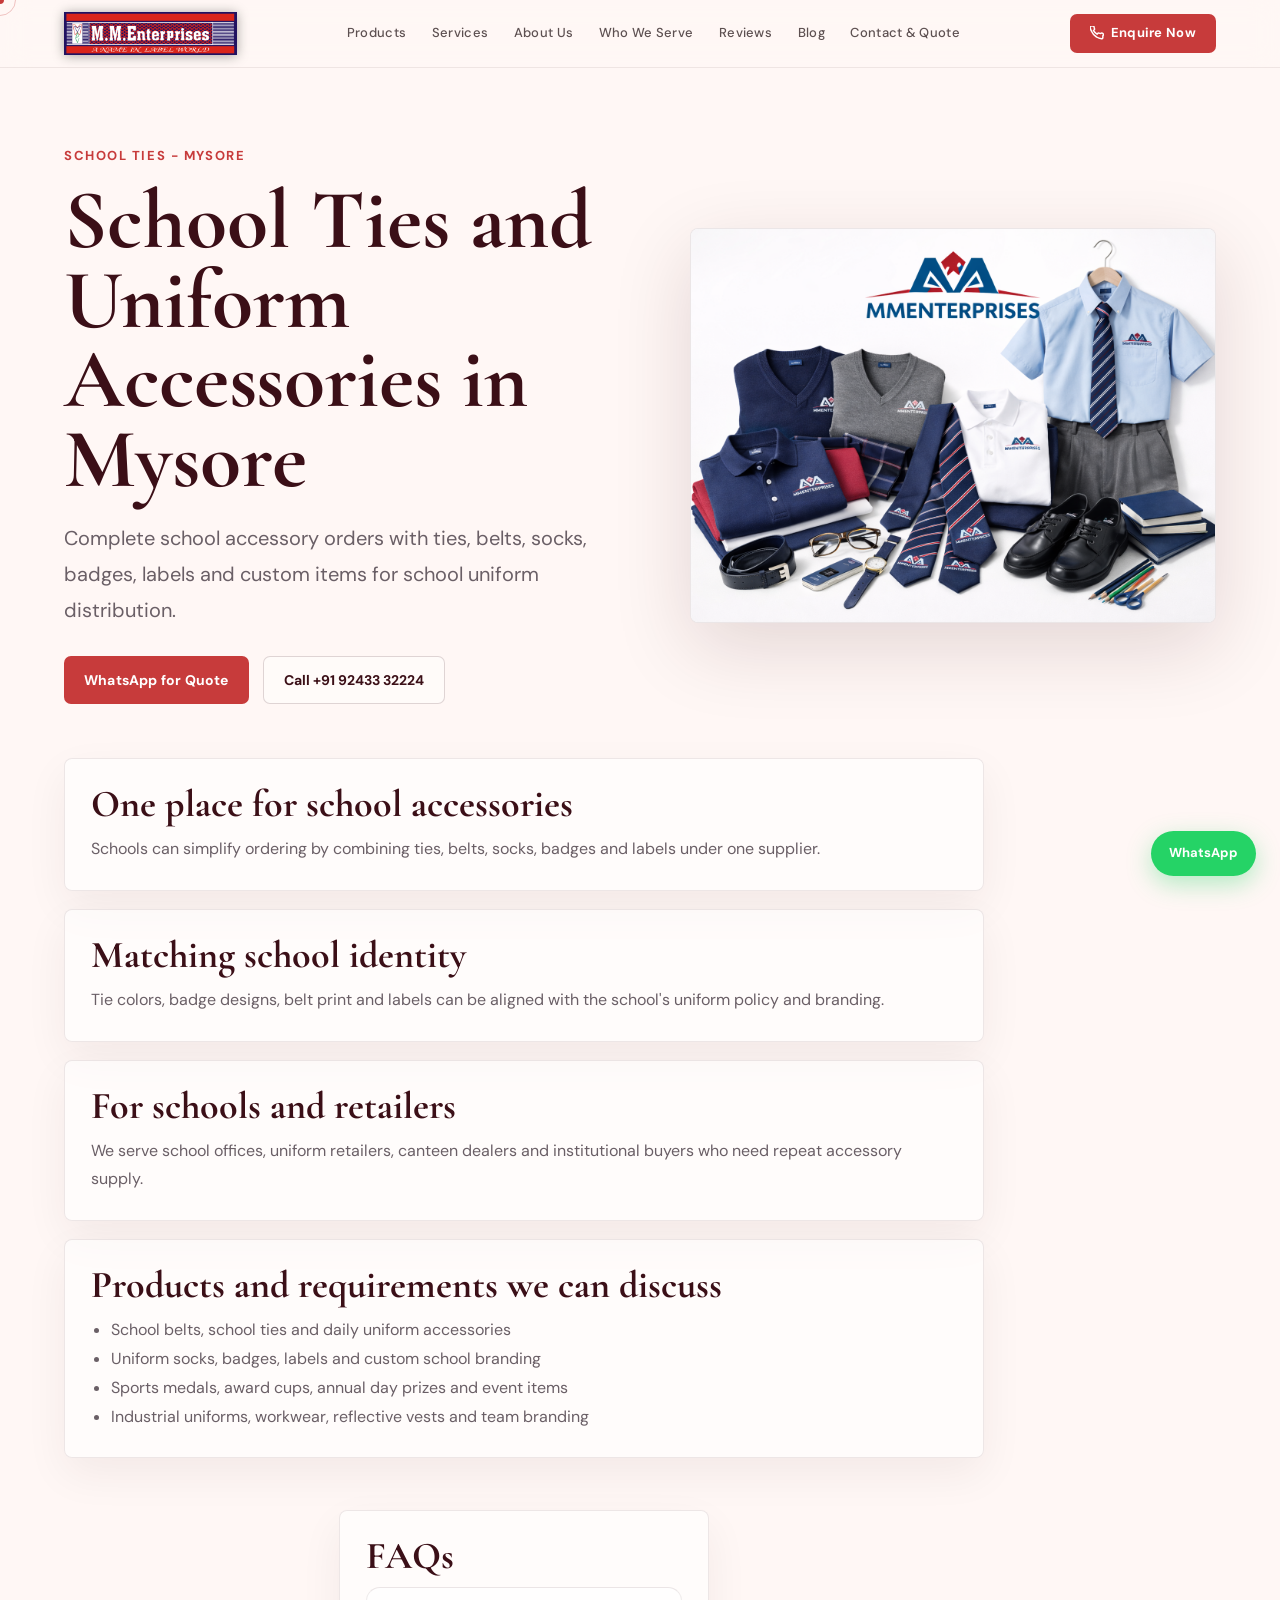
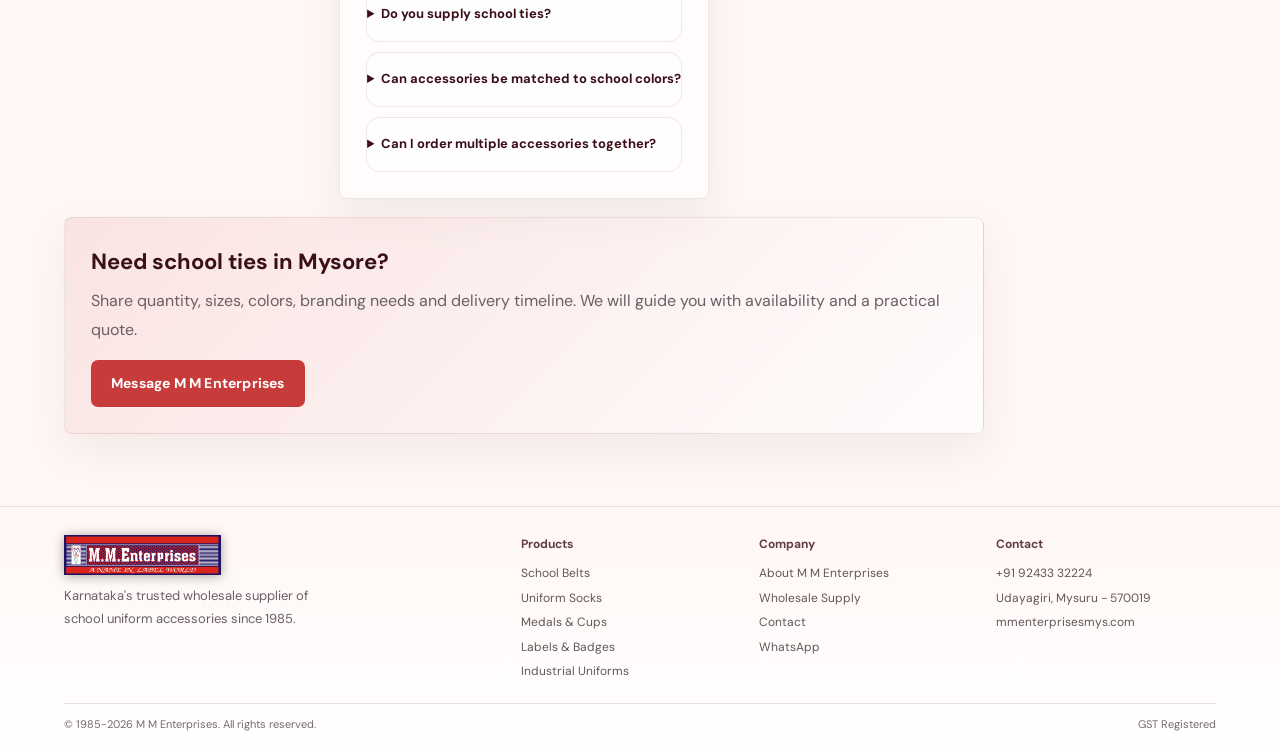
<file: blog/school-ties-accessories-mysore/index.html>
<!doctype html>
<html lang="en">
  <head>
    <meta charset="UTF-8" />
    <meta name="viewport" content="width=device-width, initial-scale=1.0" />
    <title>School Ties and Uniform Accessories in Mysore | M M Enterprises</title>
    <meta name="description" content="School ties, belts, socks, badges, labels and uniform accessories in Mysore for schools, colleges and retailers." />
    <meta name="keywords" content="school ties Mysore, school accessories Mysore, uniform accessories Mysore, school supplies Mysore" />
    <meta name="robots" content="index, follow, max-snippet:-1, max-image-preview:large" />
    <meta name="theme-color" content="#3b0f17" />
    <link rel="canonical" href="https://mmenterprisesmys.com/blog/school-ties-accessories-mysore/" />
    <link rel="icon" href="../../favicon.ico" sizes="any" />
    <link rel="icon" type="image/png" sizes="32x32" href="../../assets/favicon-32.png" />
    <link rel="icon" type="image/png" sizes="192x192" href="../../assets/favicon-192.png" />
    <link rel="apple-touch-icon" sizes="180x180" href="../../assets/favicon-180.png" />
    <meta property="og:type" content="article" />
    <meta property="og:title" content="School Ties and Uniform Accessories in Mysore | M M Enterprises" />
    <meta property="og:description" content="School ties, belts, socks, badges, labels and uniform accessories in Mysore for schools, colleges and retailers." />
    <meta property="og:url" content="https://mmenterprisesmys.com/blog/school-ties-accessories-mysore/" />
    <meta property="og:image" content="https://mmenterprisesmys.com/assets/sweater_tshirts_and_bags.png" />
    <meta property="og:site_name" content="M M Enterprises" />
    <meta property="og:locale" content="en_IN" />
    <meta name="twitter:card" content="summary_large_image" />
    <meta name="twitter:title" content="School Ties and Uniform Accessories in Mysore | M M Enterprises" />
    <meta name="twitter:description" content="School ties, belts, socks, badges, labels and uniform accessories in Mysore for schools, colleges and retailers." />
    <meta name="twitter:image" content="https://mmenterprisesmys.com/assets/sweater_tshirts_and_bags.png" />
    <script type="application/ld+json">{
  "@context": "https://schema.org",
  "@type": "Article",
  "headline": "School Ties and Uniform Accessories in Mysore",
  "description": "School ties, belts, socks, badges, labels and uniform accessories in Mysore for schools, colleges and retailers.",
  "image": "https://mmenterprisesmys.com/assets/sweater_tshirts_and_bags.png",
  "datePublished": "2026-05-11",
  "dateModified": "2026-05-11",
  "author": {
    "@type": "Organization",
    "name": "M M Enterprises"
  },
  "publisher": {
    "@type": "Organization",
    "name": "M M Enterprises",
    "logo": {
      "@type": "ImageObject",
      "url": "https://mmenterprisesmys.com/assets/MME_logo.png"
    }
  },
  "mainEntityOfPage": {
    "@type": "WebPage",
    "@id": "https://mmenterprisesmys.com/blog/school-ties-accessories-mysore/"
  },
  "about": [
    "School Ties",
    "Mysore",
    "School Uniform Accessories"
  ]
}</script>
    <link rel="preconnect" href="https://fonts.googleapis.com" />
    <link href="https://fonts.googleapis.com/css2?family=Cormorant+Garamond:ital,wght@0,600;0,700;1,600&family=DM+Sans:wght@300;400;500;600;700&display=swap" rel="stylesheet" />
    <link rel="stylesheet" href="../../styles.css" />
    <link rel="stylesheet" href="../../blog/seo-pages.css" />
  </head>
  <body>

    <div class="cursor" id="c"></div>
    <div class="cursor-ring" id="cr"></div>
    <div class="progress-bar" id="pb"></div>
    <nav id="nav">
      <a class="nav-logo" href="../../" aria-label="M M Enterprises home">
        <div class="nav-logo-mark">
          <img class="nav-logo-img" src="../../assets/MME_logo.png" alt="M M Enterprises logo" />
        </div>
      </a>
      <ul class="nav-links">
        <li><a href="../../#products">Products</a></li>
        <li><a href="../../#services">Services</a></li>
        <li><a href="../../#about">About Us</a></li>
        <li><a href="../../#clients">Who We Serve</a></li>
        <li><a href="../../#testimonials">Reviews</a></li>
        <li><a href="../../blog/">Blog</a></li>
        <li><a href="../../#contact">Contact & Quote</a></li>
      </ul>
      <a class="nav-enquire" href="https://wa.me/919243332224" target="_blank" rel="noopener">
        <svg
          viewBox="0 0 24 24"
          fill="none"
          stroke="currentColor"
          stroke-width="2.5"
          aria-hidden="true"
        >
          <path
            d="M22 16.92v3a2 2 0 01-2.18 2 19.79 19.79 0 01-8.63-3.07A19.5 19.5 0 013.07 9.81a19.79 19.79 0 01-3.07-8.68A2 2 0 012 0h3a2 2 0 012 1.72c.127.96.361 1.903.7 2.81a2 2 0 01-.45 2.11L6.09 7.91a16 16 0 006 6l1.27-1.27a2 2 0 012.11-.45c.907.339 1.85.573 2.81.7A2 2 0 0122 16.92z"
          />
        </svg>
        <span>Enquire Now</span>
      </a>
      <div class="nav-ham" id="ham" aria-label="Open menu" role="button" tabindex="0">
        <span></span><span></span><span></span>
      </div>
    </nav>
    <div id="mob-menu" class="mob-menu">
      <a href="../../#products">Products</a>
      <a href="../../#services">Services</a>
      <a href="../../#about">About Us</a>
      <a href="../../#clients">Who We Serve</a>
      <a href="../../#testimonials">Reviews</a>
      <a href="../../blog/">Blog</a>
      <a href="../../#contact">Contact & Quote</a>
    </div>
    <a class="wa-float" href="https://wa.me/919243332224" target="_blank" rel="noopener" aria-label="WhatsApp M M Enterprises">
      <span>WhatsApp</span>
    </a>

    <main class="seo-page">
      <section class="seo-hero">
        <div class="seo-hero-copy">
          <p class="seo-eyebrow">School Ties - Mysore</p>
          <h1>School Ties and Uniform Accessories in Mysore</h1>
          <p class="seo-lead">Complete school accessory orders with ties, belts, socks, badges, labels and custom items for school uniform distribution.</p>
          <div class="seo-actions">
            <a class="btn-gold" href="https://wa.me/919243332224" target="_blank" rel="noopener">WhatsApp for Quote</a>
            <a class="btn-ghost" href="tel:919243332224">Call +91 92433 32224</a>
          </div>
        </div>
        <div class="seo-hero-media">
          <img src="../../assets/sweater_tshirts_and_bags.png" alt="School Ties and Uniform Accessories in Mysore" />
        </div>
      </section>
      <article class="seo-article">
        
        <section>
          <h2>One place for school accessories</h2>
          <p>Schools can simplify ordering by combining ties, belts, socks, badges and labels under one supplier.</p>
        </section>
        <section>
          <h2>Matching school identity</h2>
          <p>Tie colors, badge designs, belt print and labels can be aligned with the school's uniform policy and branding.</p>
        </section>
        <section>
          <h2>For schools and retailers</h2>
          <p>We serve school offices, uniform retailers, canteen dealers and institutional buyers who need repeat accessory supply.</p>
        </section>
        <section class="seo-list-section">
          <h2>Products and requirements we can discuss</h2>
          <ul>
            <li>School belts, school ties and daily uniform accessories</li>
            <li>Uniform socks, badges, labels and custom school branding</li>
            <li>Sports medals, award cups, annual day prizes and event items</li>
            <li>Industrial uniforms, workwear, reflective vests and team branding</li>
          </ul>
        </section>
        <section class="seo-faq">
          <h2>FAQs</h2>
          
          <details>
            <summary>Do you supply school ties?</summary>
            <p>Yes. School ties and other uniform accessories can be ordered based on requirement.</p>
          </details>
          <details>
            <summary>Can accessories be matched to school colors?</summary>
            <p>Yes. Color and branding requirements can be discussed for suitable products.</p>
          </details>
          <details>
            <summary>Can I order multiple accessories together?</summary>
            <p>Yes. Combined orders are welcome.</p>
          </details>
        </section>
        <div class="seo-callout">
          <strong>Need school ties in Mysore?</strong>
          <p>Share quantity, sizes, colors, branding needs and delivery timeline. We will guide you with availability and a practical quote.</p>
          <a class="btn-gold" href="https://wa.me/919243332224" target="_blank" rel="noopener">Message M M Enterprises</a>
        </div>
      </article>
    </main>
    <script type="application/ld+json">{
  "@context": "https://schema.org",
  "@type": "FAQPage",
  "mainEntity": [
    {
      "@type": "Question",
      "name": "Do you supply school ties?",
      "acceptedAnswer": {
        "@type": "Answer",
        "text": "Yes. School ties and other uniform accessories can be ordered based on requirement."
      }
    },
    {
      "@type": "Question",
      "name": "Can accessories be matched to school colors?",
      "acceptedAnswer": {
        "@type": "Answer",
        "text": "Yes. Color and branding requirements can be discussed for suitable products."
      }
    },
    {
      "@type": "Question",
      "name": "Can I order multiple accessories together?",
      "acceptedAnswer": {
        "@type": "Answer",
        "text": "Yes. Combined orders are welcome."
      }
    }
  ]
}</script>

    <footer>
      <div class="footer-top">
        <div class="footer-brand-block">
          <div class="footer-logo-row">
            <div class="nav-logo-mark">
              <img class="nav-logo-img" src="../../assets/MME_logo.png" alt="M M Enterprises logo" />
            </div>
          </div>
          <p class="footer-desc">Karnataka's trusted wholesale supplier of school uniform accessories since 1985.</p>
          <div class="footer-gold-line"></div>
        </div>
        <div class="footer-columns">
          <div class="footer-col">
            <h4>Products</h4>
            <div class="footer-links">
              <a href="../../blog/school-uniform-belts-mysore/">School Belts</a>
              <a href="../../blog/uniform-socks-mysore/">Uniform Socks</a>
              <a href="../../blog/sports-medals-awards-cups-mysore/">Medals & Cups</a>
              <a href="../../blog/designer-labels-badges-mysore/">Labels & Badges</a>
              <a href="../../blog/industrial-uniforms-workwear-mysore/">Industrial Uniforms</a>
            </div>
          </div>
          <div class="footer-col">
            <h4>Company</h4>
            <div class="footer-links">
              <a href="../../blog/about-mm-enterprises-mysore/">About M M Enterprises</a>
              <a href="../../blog/wholesale-school-uniform-accessories-mysore/">Wholesale Supply</a>
              <a href="../../#contact">Contact</a>
              <a href="https://wa.me/919243332224" target="_blank" rel="noopener">WhatsApp</a>
            </div>
          </div>
          <div class="footer-col">
            <h4>Contact</h4>
            <div class="footer-links">
              <a href="tel:919243332224">+91 92433 32224</a>
              <a href="../../#contact">Udayagiri, Mysuru - 570019</a>
              <a href="https://mmenterprisesmys.com">mmenterprisesmys.com</a>
            </div>
          </div>
        </div>
      </div>
      <div class="footer-bottom">
        <span>© 1985-2026 M M Enterprises. All rights reserved.</span>
        <span>GST Registered</span>
      </div>
    </footer>

    <script>
      const navEl = document.getElementById("nav");
      const ham = document.getElementById("ham");
      const mob = document.getElementById("mob-menu");
      const progress = document.getElementById("pb");
      function toggleMenu() { mob?.classList.toggle("open"); ham?.classList.toggle("open"); }
      ham?.addEventListener("click", toggleMenu);
      ham?.addEventListener("keydown", (event) => {
        if (event.key === "Enter" || event.key === " ") toggleMenu();
      });
      mob?.querySelectorAll("a").forEach((link) => link.addEventListener("click", () => mob.classList.remove("open")));
      window.addEventListener("scroll", () => {
        navEl?.classList.toggle("scrolled", window.scrollY > 24);
        const height = document.documentElement.scrollHeight - window.innerHeight;
        progress.style.width = height > 0 ? (window.scrollY / height) * 100 + "%" : "0";
      }, { passive: true });
    </script>
  </body>
</html>
</file>
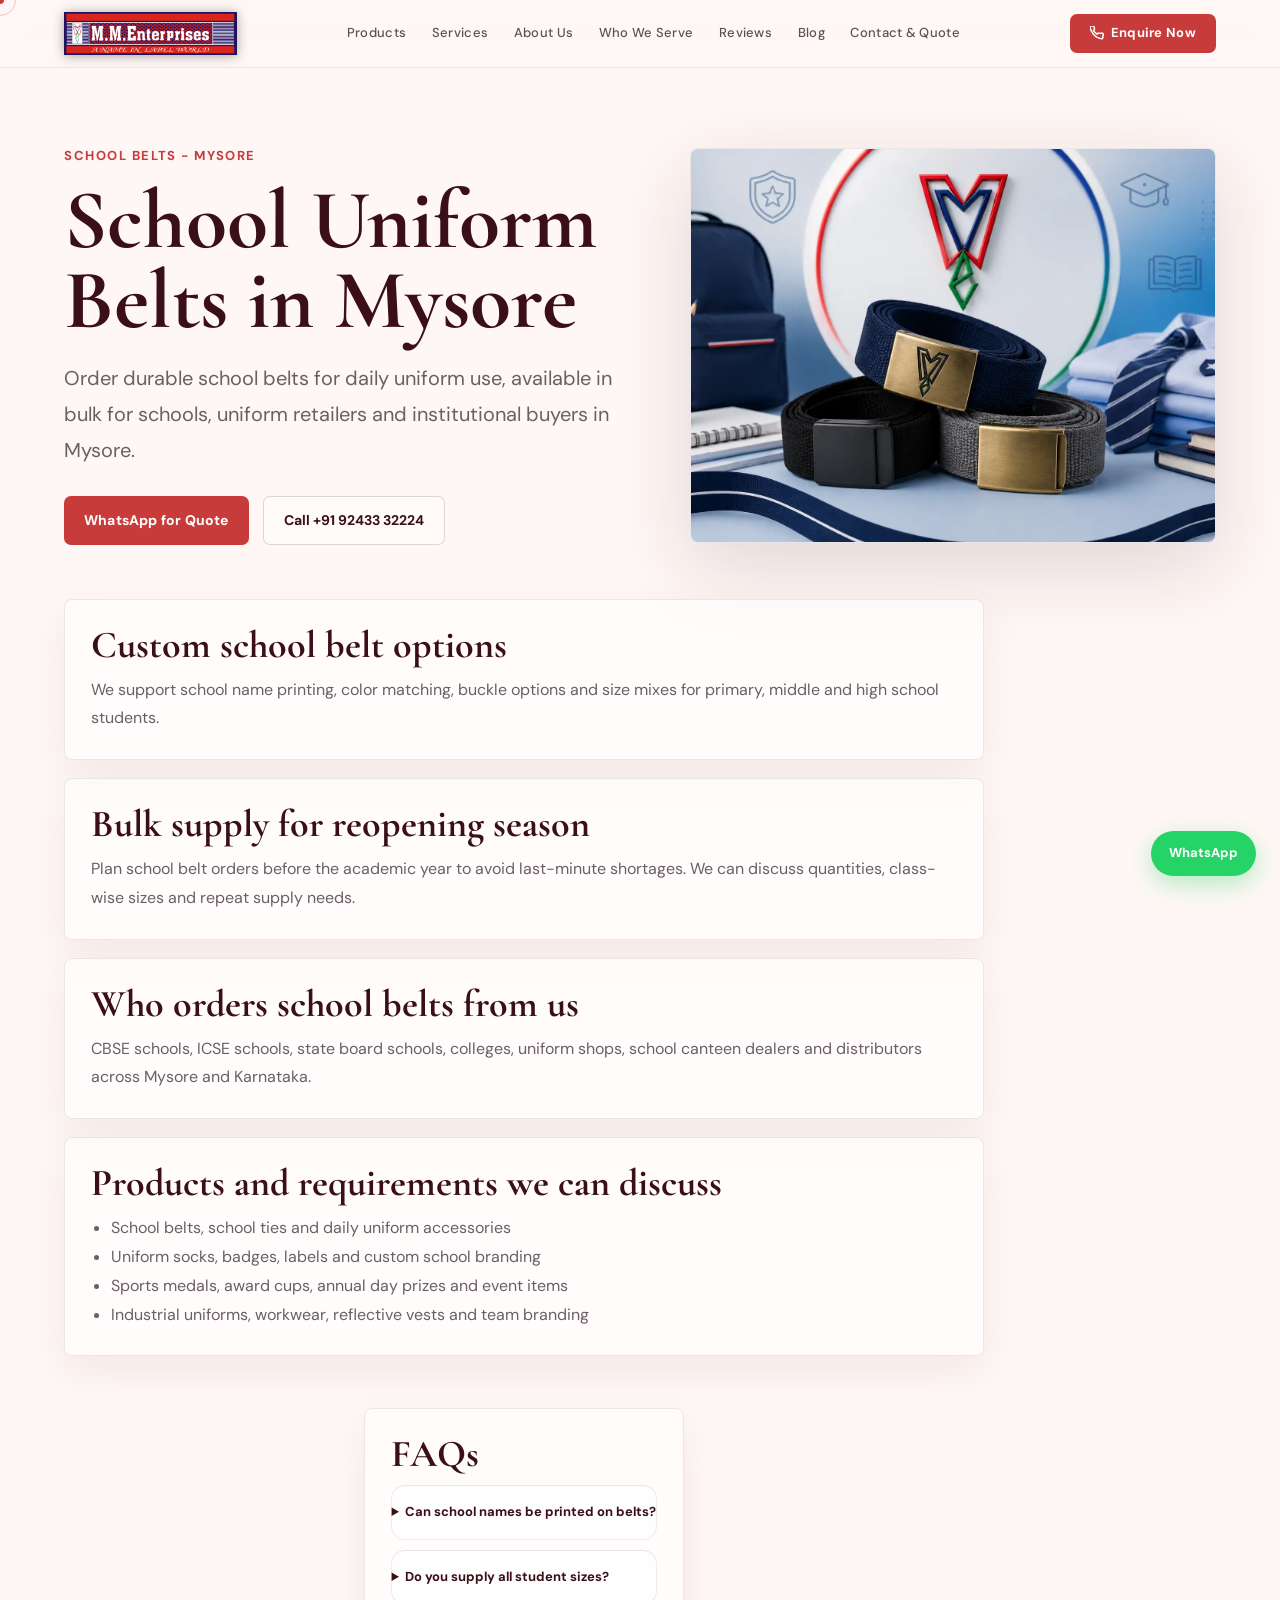
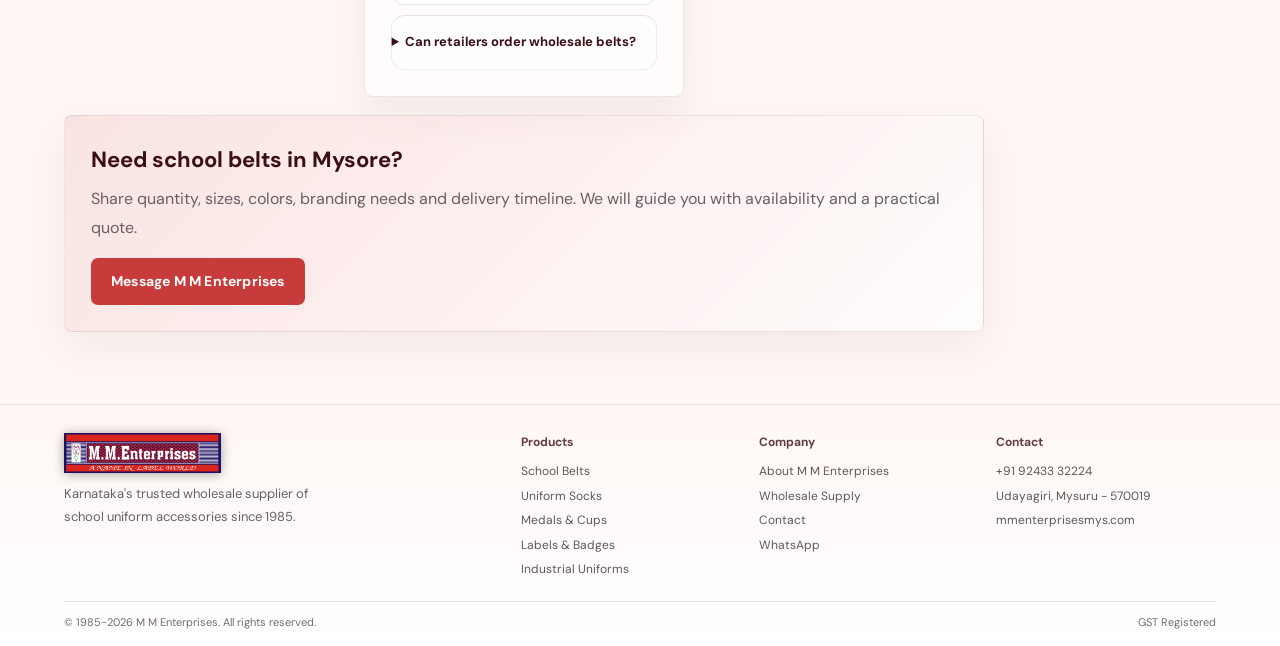
<file: blog/school-uniform-belts-mysore/index.html>
<!doctype html>
<html lang="en">
  <head>
    <meta charset="UTF-8" />
    <meta name="viewport" content="width=device-width, initial-scale=1.0" />
    <title>School Uniform Belts in Mysore | M M Enterprises</title>
    <meta name="description" content="School uniform belts in Mysore for schools and retailers. Bulk school belt supply with custom school name printing and multiple sizes." />
    <meta name="keywords" content="school uniform belts Mysore, school belt supplier Mysore, school belts Karnataka, custom school belts Mysore" />
    <meta name="robots" content="index, follow, max-snippet:-1, max-image-preview:large" />
    <meta name="theme-color" content="#3b0f17" />
    <link rel="canonical" href="https://mmenterprisesmys.com/blog/school-uniform-belts-mysore/" />
    <link rel="icon" href="../../favicon.ico" sizes="any" />
    <link rel="icon" type="image/png" sizes="32x32" href="../../assets/favicon-32.png" />
    <link rel="icon" type="image/png" sizes="192x192" href="../../assets/favicon-192.png" />
    <link rel="apple-touch-icon" sizes="180x180" href="../../assets/favicon-180.png" />
    <meta property="og:type" content="article" />
    <meta property="og:title" content="School Uniform Belts in Mysore | M M Enterprises" />
    <meta property="og:description" content="School uniform belts in Mysore for schools and retailers. Bulk school belt supply with custom school name printing and multiple sizes." />
    <meta property="og:url" content="https://mmenterprisesmys.com/blog/school-uniform-belts-mysore/" />
    <meta property="og:image" content="https://mmenterprisesmys.com/assets/School_Uniform_Belts.webp" />
    <meta property="og:site_name" content="M M Enterprises" />
    <meta property="og:locale" content="en_IN" />
    <meta name="twitter:card" content="summary_large_image" />
    <meta name="twitter:title" content="School Uniform Belts in Mysore | M M Enterprises" />
    <meta name="twitter:description" content="School uniform belts in Mysore for schools and retailers. Bulk school belt supply with custom school name printing and multiple sizes." />
    <meta name="twitter:image" content="https://mmenterprisesmys.com/assets/School_Uniform_Belts.webp" />
    <script type="application/ld+json">{
  "@context": "https://schema.org",
  "@type": "Article",
  "headline": "School Uniform Belts in Mysore",
  "description": "School uniform belts in Mysore for schools and retailers. Bulk school belt supply with custom school name printing and multiple sizes.",
  "image": "https://mmenterprisesmys.com/assets/School_Uniform_Belts.webp",
  "datePublished": "2026-05-11",
  "dateModified": "2026-05-11",
  "author": {
    "@type": "Organization",
    "name": "M M Enterprises"
  },
  "publisher": {
    "@type": "Organization",
    "name": "M M Enterprises",
    "logo": {
      "@type": "ImageObject",
      "url": "https://mmenterprisesmys.com/assets/MME_logo.png"
    }
  },
  "mainEntityOfPage": {
    "@type": "WebPage",
    "@id": "https://mmenterprisesmys.com/blog/school-uniform-belts-mysore/"
  },
  "about": [
    "School Belts",
    "Mysore",
    "School Uniform Accessories"
  ]
}</script>
    <link rel="preconnect" href="https://fonts.googleapis.com" />
    <link href="https://fonts.googleapis.com/css2?family=Cormorant+Garamond:ital,wght@0,600;0,700;1,600&family=DM+Sans:wght@300;400;500;600;700&display=swap" rel="stylesheet" />
    <link rel="stylesheet" href="../../styles.css" />
    <link rel="stylesheet" href="../../blog/seo-pages.css" />
  </head>
  <body>

    <div class="cursor" id="c"></div>
    <div class="cursor-ring" id="cr"></div>
    <div class="progress-bar" id="pb"></div>
    <nav id="nav">
      <a class="nav-logo" href="../../" aria-label="M M Enterprises home">
        <div class="nav-logo-mark">
          <img class="nav-logo-img" src="../../assets/MME_logo.png" alt="M M Enterprises logo" />
        </div>
      </a>
      <ul class="nav-links">
        <li><a href="../../#products">Products</a></li>
        <li><a href="../../#services">Services</a></li>
        <li><a href="../../#about">About Us</a></li>
        <li><a href="../../#clients">Who We Serve</a></li>
        <li><a href="../../#testimonials">Reviews</a></li>
        <li><a href="../../blog/">Blog</a></li>
        <li><a href="../../#contact">Contact & Quote</a></li>
      </ul>
      <a class="nav-enquire" href="https://wa.me/919243332224" target="_blank" rel="noopener">
        <svg
          viewBox="0 0 24 24"
          fill="none"
          stroke="currentColor"
          stroke-width="2.5"
          aria-hidden="true"
        >
          <path
            d="M22 16.92v3a2 2 0 01-2.18 2 19.79 19.79 0 01-8.63-3.07A19.5 19.5 0 013.07 9.81a19.79 19.79 0 01-3.07-8.68A2 2 0 012 0h3a2 2 0 012 1.72c.127.96.361 1.903.7 2.81a2 2 0 01-.45 2.11L6.09 7.91a16 16 0 006 6l1.27-1.27a2 2 0 012.11-.45c.907.339 1.85.573 2.81.7A2 2 0 0122 16.92z"
          />
        </svg>
        <span>Enquire Now</span>
      </a>
      <div class="nav-ham" id="ham" aria-label="Open menu" role="button" tabindex="0">
        <span></span><span></span><span></span>
      </div>
    </nav>
    <div id="mob-menu" class="mob-menu">
      <a href="../../#products">Products</a>
      <a href="../../#services">Services</a>
      <a href="../../#about">About Us</a>
      <a href="../../#clients">Who We Serve</a>
      <a href="../../#testimonials">Reviews</a>
      <a href="../../blog/">Blog</a>
      <a href="../../#contact">Contact & Quote</a>
    </div>
    <a class="wa-float" href="https://wa.me/919243332224" target="_blank" rel="noopener" aria-label="WhatsApp M M Enterprises">
      <span>WhatsApp</span>
    </a>

    <main class="seo-page">
      <section class="seo-hero">
        <div class="seo-hero-copy">
          <p class="seo-eyebrow">School Belts - Mysore</p>
          <h1>School Uniform Belts in Mysore</h1>
          <p class="seo-lead">Order durable school belts for daily uniform use, available in bulk for schools, uniform retailers and institutional buyers in Mysore.</p>
          <div class="seo-actions">
            <a class="btn-gold" href="https://wa.me/919243332224" target="_blank" rel="noopener">WhatsApp for Quote</a>
            <a class="btn-ghost" href="tel:919243332224">Call +91 92433 32224</a>
          </div>
        </div>
        <div class="seo-hero-media">
          <img src="../../assets/School_Uniform_Belts.webp" alt="School Uniform Belts in Mysore" />
        </div>
      </section>
      <article class="seo-article">
        
        <section>
          <h2>Custom school belt options</h2>
          <p>We support school name printing, color matching, buckle options and size mixes for primary, middle and high school students.</p>
        </section>
        <section>
          <h2>Bulk supply for reopening season</h2>
          <p>Plan school belt orders before the academic year to avoid last-minute shortages. We can discuss quantities, class-wise sizes and repeat supply needs.</p>
        </section>
        <section>
          <h2>Who orders school belts from us</h2>
          <p>CBSE schools, ICSE schools, state board schools, colleges, uniform shops, school canteen dealers and distributors across Mysore and Karnataka.</p>
        </section>
        <section class="seo-list-section">
          <h2>Products and requirements we can discuss</h2>
          <ul>
            <li>School belts, school ties and daily uniform accessories</li>
            <li>Uniform socks, badges, labels and custom school branding</li>
            <li>Sports medals, award cups, annual day prizes and event items</li>
            <li>Industrial uniforms, workwear, reflective vests and team branding</li>
          </ul>
        </section>
        <section class="seo-faq">
          <h2>FAQs</h2>
          
          <details>
            <summary>Can school names be printed on belts?</summary>
            <p>Yes. Custom school name printing is available for bulk belt orders.</p>
          </details>
          <details>
            <summary>Do you supply all student sizes?</summary>
            <p>Yes. Size mixes can be planned for different classes and age groups.</p>
          </details>
          <details>
            <summary>Can retailers order wholesale belts?</summary>
            <p>Yes. Retailers and uniform dealers can contact us for wholesale supply.</p>
          </details>
        </section>
        <div class="seo-callout">
          <strong>Need school belts in Mysore?</strong>
          <p>Share quantity, sizes, colors, branding needs and delivery timeline. We will guide you with availability and a practical quote.</p>
          <a class="btn-gold" href="https://wa.me/919243332224" target="_blank" rel="noopener">Message M M Enterprises</a>
        </div>
      </article>
    </main>
    <script type="application/ld+json">{
  "@context": "https://schema.org",
  "@type": "FAQPage",
  "mainEntity": [
    {
      "@type": "Question",
      "name": "Can school names be printed on belts?",
      "acceptedAnswer": {
        "@type": "Answer",
        "text": "Yes. Custom school name printing is available for bulk belt orders."
      }
    },
    {
      "@type": "Question",
      "name": "Do you supply all student sizes?",
      "acceptedAnswer": {
        "@type": "Answer",
        "text": "Yes. Size mixes can be planned for different classes and age groups."
      }
    },
    {
      "@type": "Question",
      "name": "Can retailers order wholesale belts?",
      "acceptedAnswer": {
        "@type": "Answer",
        "text": "Yes. Retailers and uniform dealers can contact us for wholesale supply."
      }
    }
  ]
}</script>

    <footer>
      <div class="footer-top">
        <div class="footer-brand-block">
          <div class="footer-logo-row">
            <div class="nav-logo-mark">
              <img class="nav-logo-img" src="../../assets/MME_logo.png" alt="M M Enterprises logo" />
            </div>
          </div>
          <p class="footer-desc">Karnataka's trusted wholesale supplier of school uniform accessories since 1985.</p>
          <div class="footer-gold-line"></div>
        </div>
        <div class="footer-columns">
          <div class="footer-col">
            <h4>Products</h4>
            <div class="footer-links">
              <a href="../../blog/school-uniform-belts-mysore/">School Belts</a>
              <a href="../../blog/uniform-socks-mysore/">Uniform Socks</a>
              <a href="../../blog/sports-medals-awards-cups-mysore/">Medals & Cups</a>
              <a href="../../blog/designer-labels-badges-mysore/">Labels & Badges</a>
              <a href="../../blog/industrial-uniforms-workwear-mysore/">Industrial Uniforms</a>
            </div>
          </div>
          <div class="footer-col">
            <h4>Company</h4>
            <div class="footer-links">
              <a href="../../blog/about-mm-enterprises-mysore/">About M M Enterprises</a>
              <a href="../../blog/wholesale-school-uniform-accessories-mysore/">Wholesale Supply</a>
              <a href="../../#contact">Contact</a>
              <a href="https://wa.me/919243332224" target="_blank" rel="noopener">WhatsApp</a>
            </div>
          </div>
          <div class="footer-col">
            <h4>Contact</h4>
            <div class="footer-links">
              <a href="tel:919243332224">+91 92433 32224</a>
              <a href="../../#contact">Udayagiri, Mysuru - 570019</a>
              <a href="https://mmenterprisesmys.com">mmenterprisesmys.com</a>
            </div>
          </div>
        </div>
      </div>
      <div class="footer-bottom">
        <span>© 1985-2026 M M Enterprises. All rights reserved.</span>
        <span>GST Registered</span>
      </div>
    </footer>

    <script>
      const navEl = document.getElementById("nav");
      const ham = document.getElementById("ham");
      const mob = document.getElementById("mob-menu");
      const progress = document.getElementById("pb");
      function toggleMenu() { mob?.classList.toggle("open"); ham?.classList.toggle("open"); }
      ham?.addEventListener("click", toggleMenu);
      ham?.addEventListener("keydown", (event) => {
        if (event.key === "Enter" || event.key === " ") toggleMenu();
      });
      mob?.querySelectorAll("a").forEach((link) => link.addEventListener("click", () => mob.classList.remove("open")));
      window.addEventListener("scroll", () => {
        navEl?.classList.toggle("scrolled", window.scrollY > 24);
        const height = document.documentElement.scrollHeight - window.innerHeight;
        progress.style.width = height > 0 ? (window.scrollY / height) * 100 + "%" : "0";
      }, { passive: true });
    </script>
  </body>
</html>
</file>
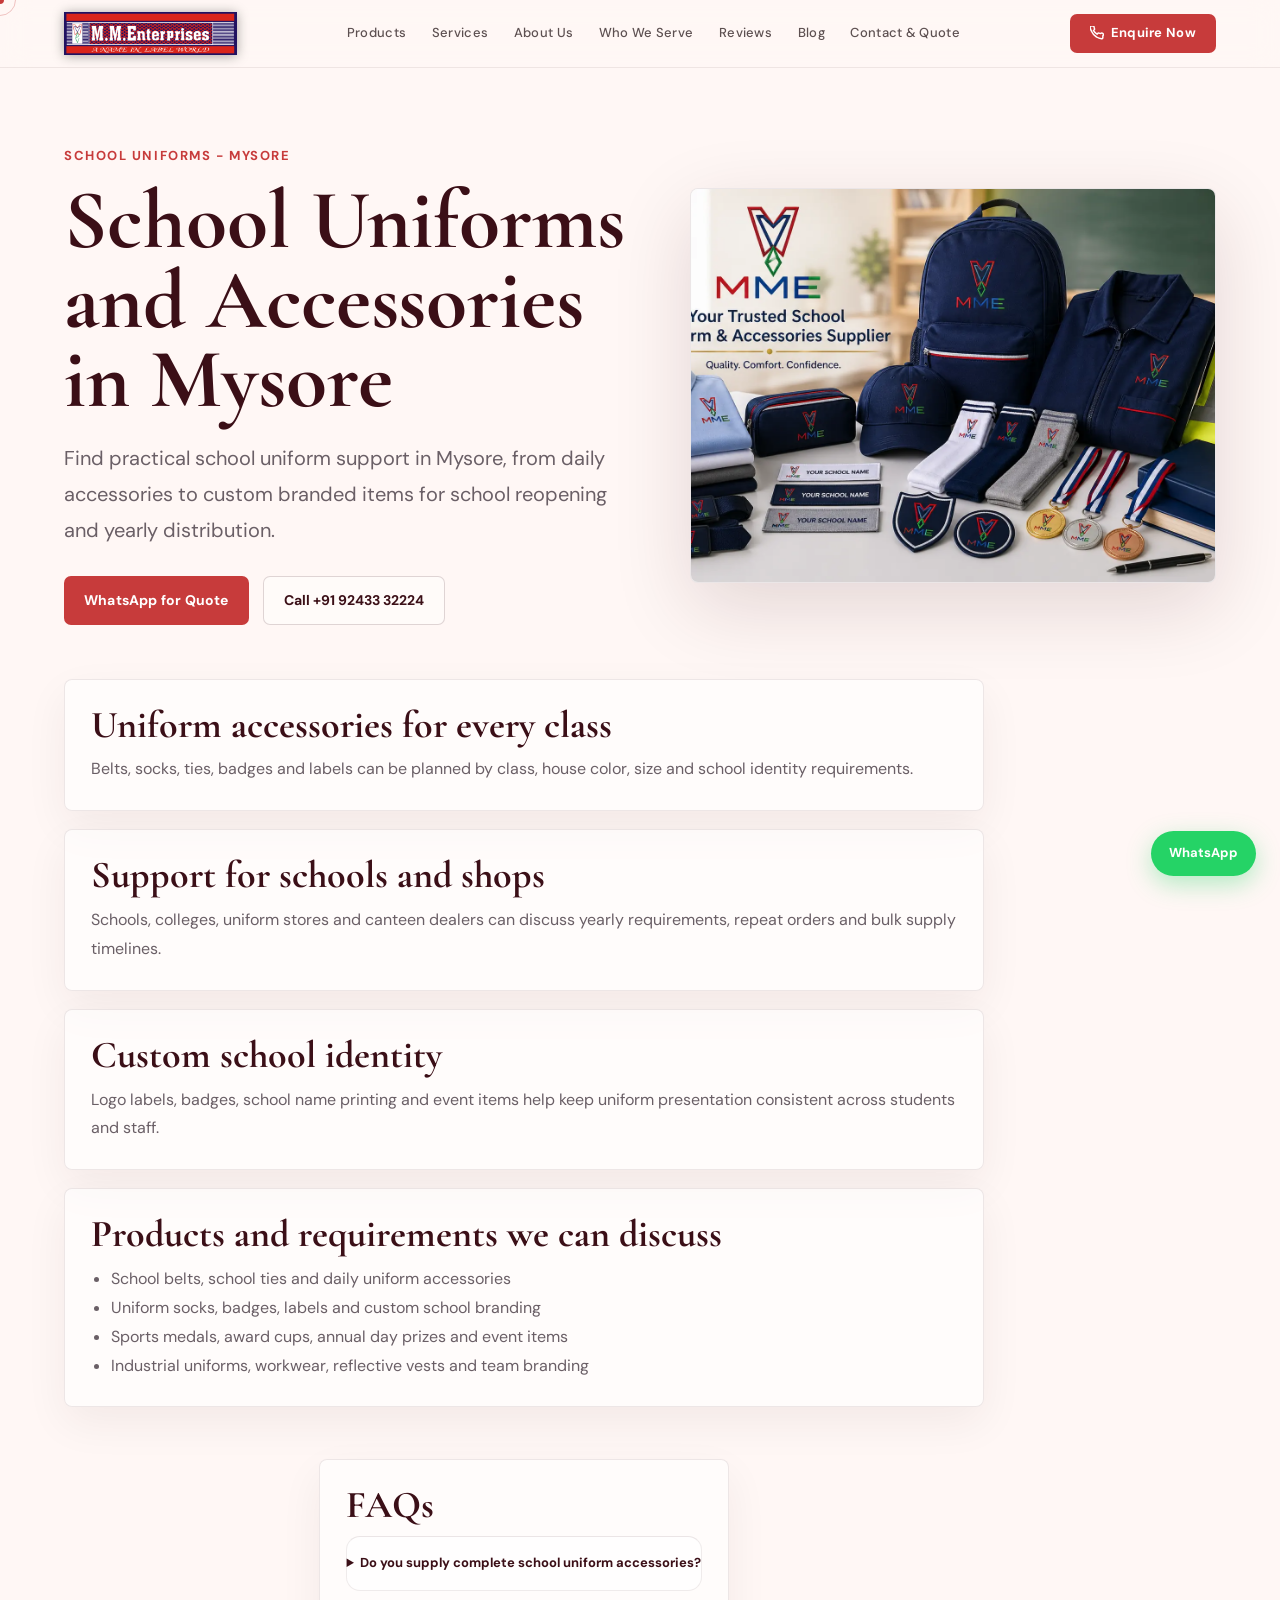
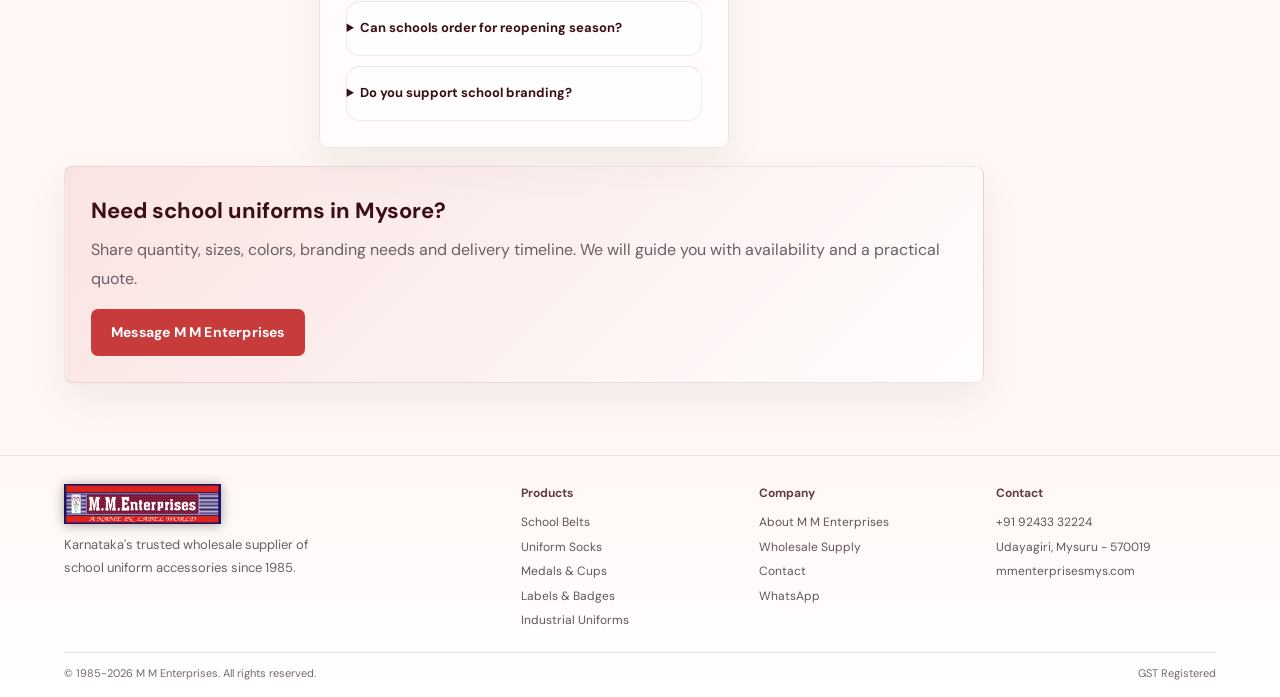
<file: blog/school-uniforms-mysore/index.html>
<!doctype html>
<html lang="en">
  <head>
    <meta charset="UTF-8" />
    <meta name="viewport" content="width=device-width, initial-scale=1.0" />
    <title>School Uniforms and Accessories in Mysore | M M Enterprises</title>
    <meta name="description" content="School uniforms and accessories in Mysore including belts, socks, ties, badges, labels, sweaters, T-shirts and bags for institutions and retailers." />
    <meta name="keywords" content="school uniforms Mysore, buy uniforms Mysore, school uniform suppliers Mysore, school uniform accessories Mysore" />
    <meta name="robots" content="index, follow, max-snippet:-1, max-image-preview:large" />
    <meta name="theme-color" content="#3b0f17" />
    <link rel="canonical" href="https://mmenterprisesmys.com/blog/school-uniforms-mysore/" />
    <link rel="icon" href="../../favicon.ico" sizes="any" />
    <link rel="icon" type="image/png" sizes="32x32" href="../../assets/favicon-32.png" />
    <link rel="icon" type="image/png" sizes="192x192" href="../../assets/favicon-192.png" />
    <link rel="apple-touch-icon" sizes="180x180" href="../../assets/favicon-180.png" />
    <meta property="og:type" content="article" />
    <meta property="og:title" content="School Uniforms and Accessories in Mysore | M M Enterprises" />
    <meta property="og:description" content="School uniforms and accessories in Mysore including belts, socks, ties, badges, labels, sweaters, T-shirts and bags for institutions and retailers." />
    <meta property="og:url" content="https://mmenterprisesmys.com/blog/school-uniforms-mysore/" />
    <meta property="og:image" content="https://mmenterprisesmys.com/assets/mme_hero.webp" />
    <meta property="og:site_name" content="M M Enterprises" />
    <meta property="og:locale" content="en_IN" />
    <meta name="twitter:card" content="summary_large_image" />
    <meta name="twitter:title" content="School Uniforms and Accessories in Mysore | M M Enterprises" />
    <meta name="twitter:description" content="School uniforms and accessories in Mysore including belts, socks, ties, badges, labels, sweaters, T-shirts and bags for institutions and retailers." />
    <meta name="twitter:image" content="https://mmenterprisesmys.com/assets/mme_hero.webp" />
    <script type="application/ld+json">{
  "@context": "https://schema.org",
  "@type": "Article",
  "headline": "School Uniforms and Accessories in Mysore",
  "description": "School uniforms and accessories in Mysore including belts, socks, ties, badges, labels, sweaters, T-shirts and bags for institutions and retailers.",
  "image": "https://mmenterprisesmys.com/assets/mme_hero.webp",
  "datePublished": "2026-05-11",
  "dateModified": "2026-05-11",
  "author": {
    "@type": "Organization",
    "name": "M M Enterprises"
  },
  "publisher": {
    "@type": "Organization",
    "name": "M M Enterprises",
    "logo": {
      "@type": "ImageObject",
      "url": "https://mmenterprisesmys.com/assets/MME_logo.png"
    }
  },
  "mainEntityOfPage": {
    "@type": "WebPage",
    "@id": "https://mmenterprisesmys.com/blog/school-uniforms-mysore/"
  },
  "about": [
    "School Uniforms",
    "Mysore",
    "School Uniform Accessories"
  ]
}</script>
    <link rel="preconnect" href="https://fonts.googleapis.com" />
    <link href="https://fonts.googleapis.com/css2?family=Cormorant+Garamond:ital,wght@0,600;0,700;1,600&family=DM+Sans:wght@300;400;500;600;700&display=swap" rel="stylesheet" />
    <link rel="stylesheet" href="../../styles.css" />
    <link rel="stylesheet" href="../../blog/seo-pages.css" />
  </head>
  <body>

    <div class="cursor" id="c"></div>
    <div class="cursor-ring" id="cr"></div>
    <div class="progress-bar" id="pb"></div>
    <nav id="nav">
      <a class="nav-logo" href="../../" aria-label="M M Enterprises home">
        <div class="nav-logo-mark">
          <img class="nav-logo-img" src="../../assets/MME_logo.png" alt="M M Enterprises logo" />
        </div>
      </a>
      <ul class="nav-links">
        <li><a href="../../#products">Products</a></li>
        <li><a href="../../#services">Services</a></li>
        <li><a href="../../#about">About Us</a></li>
        <li><a href="../../#clients">Who We Serve</a></li>
        <li><a href="../../#testimonials">Reviews</a></li>
        <li><a href="../../blog/">Blog</a></li>
        <li><a href="../../#contact">Contact & Quote</a></li>
      </ul>
      <a class="nav-enquire" href="https://wa.me/919243332224" target="_blank" rel="noopener">
        <svg
          viewBox="0 0 24 24"
          fill="none"
          stroke="currentColor"
          stroke-width="2.5"
          aria-hidden="true"
        >
          <path
            d="M22 16.92v3a2 2 0 01-2.18 2 19.79 19.79 0 01-8.63-3.07A19.5 19.5 0 013.07 9.81a19.79 19.79 0 01-3.07-8.68A2 2 0 012 0h3a2 2 0 012 1.72c.127.96.361 1.903.7 2.81a2 2 0 01-.45 2.11L6.09 7.91a16 16 0 006 6l1.27-1.27a2 2 0 012.11-.45c.907.339 1.85.573 2.81.7A2 2 0 0122 16.92z"
          />
        </svg>
        <span>Enquire Now</span>
      </a>
      <div class="nav-ham" id="ham" aria-label="Open menu" role="button" tabindex="0">
        <span></span><span></span><span></span>
      </div>
    </nav>
    <div id="mob-menu" class="mob-menu">
      <a href="../../#products">Products</a>
      <a href="../../#services">Services</a>
      <a href="../../#about">About Us</a>
      <a href="../../#clients">Who We Serve</a>
      <a href="../../#testimonials">Reviews</a>
      <a href="../../blog/">Blog</a>
      <a href="../../#contact">Contact & Quote</a>
    </div>
    <a class="wa-float" href="https://wa.me/919243332224" target="_blank" rel="noopener" aria-label="WhatsApp M M Enterprises">
      <span>WhatsApp</span>
    </a>

    <main class="seo-page">
      <section class="seo-hero">
        <div class="seo-hero-copy">
          <p class="seo-eyebrow">School Uniforms - Mysore</p>
          <h1>School Uniforms and Accessories in Mysore</h1>
          <p class="seo-lead">Find practical school uniform support in Mysore, from daily accessories to custom branded items for school reopening and yearly distribution.</p>
          <div class="seo-actions">
            <a class="btn-gold" href="https://wa.me/919243332224" target="_blank" rel="noopener">WhatsApp for Quote</a>
            <a class="btn-ghost" href="tel:919243332224">Call +91 92433 32224</a>
          </div>
        </div>
        <div class="seo-hero-media">
          <img src="../../assets/mme_hero.webp" alt="School Uniforms and Accessories in Mysore" />
        </div>
      </section>
      <article class="seo-article">
        
        <section>
          <h2>Uniform accessories for every class</h2>
          <p>Belts, socks, ties, badges and labels can be planned by class, house color, size and school identity requirements.</p>
        </section>
        <section>
          <h2>Support for schools and shops</h2>
          <p>Schools, colleges, uniform stores and canteen dealers can discuss yearly requirements, repeat orders and bulk supply timelines.</p>
        </section>
        <section>
          <h2>Custom school identity</h2>
          <p>Logo labels, badges, school name printing and event items help keep uniform presentation consistent across students and staff.</p>
        </section>
        <section class="seo-list-section">
          <h2>Products and requirements we can discuss</h2>
          <ul>
            <li>School belts, school ties and daily uniform accessories</li>
            <li>Uniform socks, badges, labels and custom school branding</li>
            <li>Sports medals, award cups, annual day prizes and event items</li>
            <li>Industrial uniforms, workwear, reflective vests and team branding</li>
          </ul>
        </section>
        <section class="seo-faq">
          <h2>FAQs</h2>
          
          <details>
            <summary>Do you supply complete school uniform accessories?</summary>
            <p>Yes. We supply school belts, socks, ties, badges, labels and other uniform accessories.</p>
          </details>
          <details>
            <summary>Can schools order for reopening season?</summary>
            <p>Yes. Schools can plan bulk orders before the academic year starts.</p>
          </details>
          <details>
            <summary>Do you support school branding?</summary>
            <p>Yes. Custom logo, school name and label requirements can be discussed.</p>
          </details>
        </section>
        <div class="seo-callout">
          <strong>Need school uniforms in Mysore?</strong>
          <p>Share quantity, sizes, colors, branding needs and delivery timeline. We will guide you with availability and a practical quote.</p>
          <a class="btn-gold" href="https://wa.me/919243332224" target="_blank" rel="noopener">Message M M Enterprises</a>
        </div>
      </article>
    </main>
    <script type="application/ld+json">{
  "@context": "https://schema.org",
  "@type": "FAQPage",
  "mainEntity": [
    {
      "@type": "Question",
      "name": "Do you supply complete school uniform accessories?",
      "acceptedAnswer": {
        "@type": "Answer",
        "text": "Yes. We supply school belts, socks, ties, badges, labels and other uniform accessories."
      }
    },
    {
      "@type": "Question",
      "name": "Can schools order for reopening season?",
      "acceptedAnswer": {
        "@type": "Answer",
        "text": "Yes. Schools can plan bulk orders before the academic year starts."
      }
    },
    {
      "@type": "Question",
      "name": "Do you support school branding?",
      "acceptedAnswer": {
        "@type": "Answer",
        "text": "Yes. Custom logo, school name and label requirements can be discussed."
      }
    }
  ]
}</script>

    <footer>
      <div class="footer-top">
        <div class="footer-brand-block">
          <div class="footer-logo-row">
            <div class="nav-logo-mark">
              <img class="nav-logo-img" src="../../assets/MME_logo.png" alt="M M Enterprises logo" />
            </div>
          </div>
          <p class="footer-desc">Karnataka's trusted wholesale supplier of school uniform accessories since 1985.</p>
          <div class="footer-gold-line"></div>
        </div>
        <div class="footer-columns">
          <div class="footer-col">
            <h4>Products</h4>
            <div class="footer-links">
              <a href="../../blog/school-uniform-belts-mysore/">School Belts</a>
              <a href="../../blog/uniform-socks-mysore/">Uniform Socks</a>
              <a href="../../blog/sports-medals-awards-cups-mysore/">Medals & Cups</a>
              <a href="../../blog/designer-labels-badges-mysore/">Labels & Badges</a>
              <a href="../../blog/industrial-uniforms-workwear-mysore/">Industrial Uniforms</a>
            </div>
          </div>
          <div class="footer-col">
            <h4>Company</h4>
            <div class="footer-links">
              <a href="../../blog/about-mm-enterprises-mysore/">About M M Enterprises</a>
              <a href="../../blog/wholesale-school-uniform-accessories-mysore/">Wholesale Supply</a>
              <a href="../../#contact">Contact</a>
              <a href="https://wa.me/919243332224" target="_blank" rel="noopener">WhatsApp</a>
            </div>
          </div>
          <div class="footer-col">
            <h4>Contact</h4>
            <div class="footer-links">
              <a href="tel:919243332224">+91 92433 32224</a>
              <a href="../../#contact">Udayagiri, Mysuru - 570019</a>
              <a href="https://mmenterprisesmys.com">mmenterprisesmys.com</a>
            </div>
          </div>
        </div>
      </div>
      <div class="footer-bottom">
        <span>© 1985-2026 M M Enterprises. All rights reserved.</span>
        <span>GST Registered</span>
      </div>
    </footer>

    <script>
      const navEl = document.getElementById("nav");
      const ham = document.getElementById("ham");
      const mob = document.getElementById("mob-menu");
      const progress = document.getElementById("pb");
      function toggleMenu() { mob?.classList.toggle("open"); ham?.classList.toggle("open"); }
      ham?.addEventListener("click", toggleMenu);
      ham?.addEventListener("keydown", (event) => {
        if (event.key === "Enter" || event.key === " ") toggleMenu();
      });
      mob?.querySelectorAll("a").forEach((link) => link.addEventListener("click", () => mob.classList.remove("open")));
      window.addEventListener("scroll", () => {
        navEl?.classList.toggle("scrolled", window.scrollY > 24);
        const height = document.documentElement.scrollHeight - window.innerHeight;
        progress.style.width = height > 0 ? (window.scrollY / height) * 100 + "%" : "0";
      }, { passive: true });
    </script>
  </body>
</html>
</file>
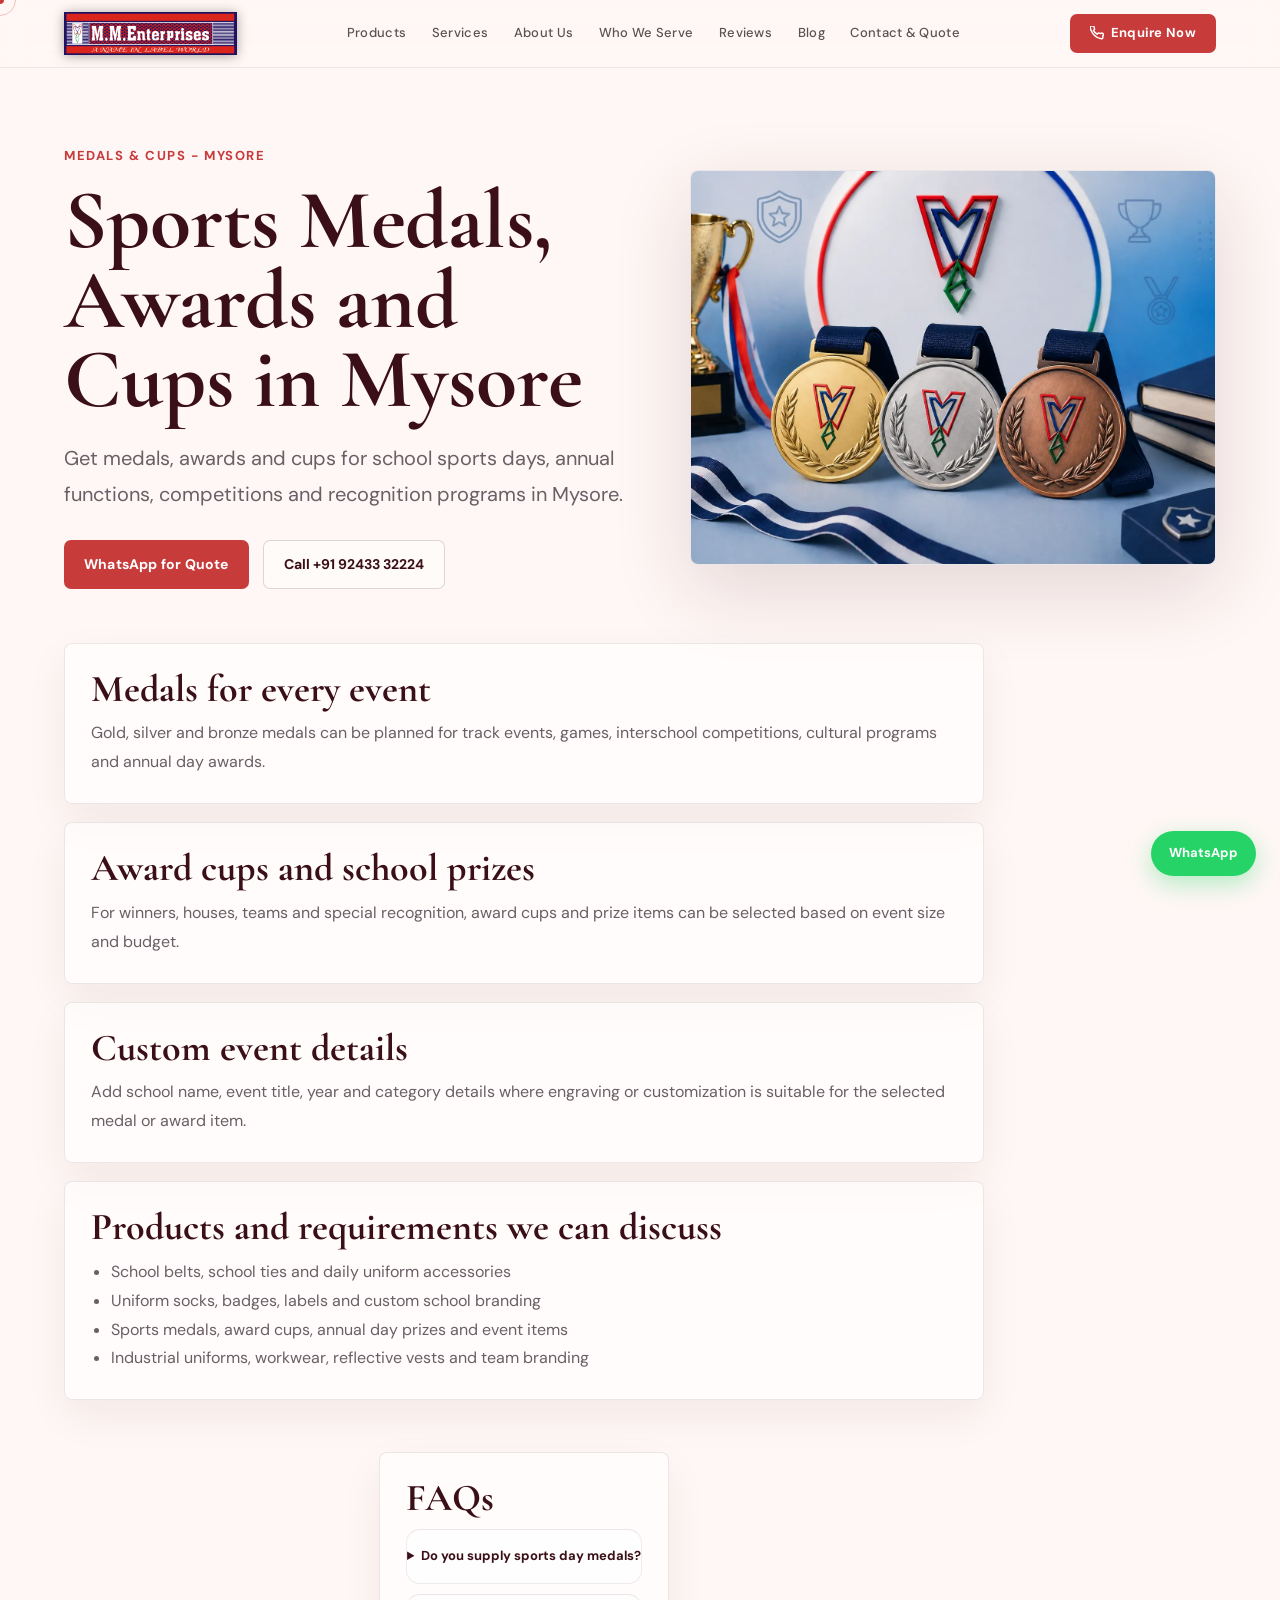
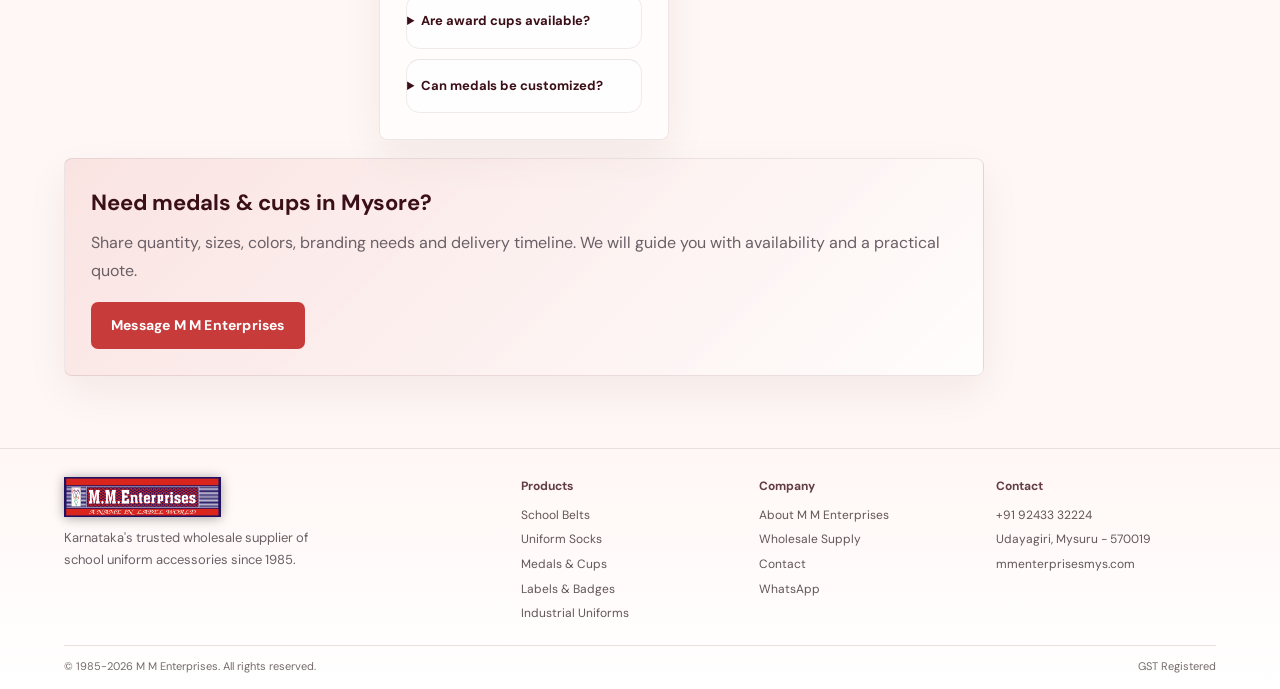
<file: blog/sports-medals-awards-cups-mysore/index.html>
<!doctype html>
<html lang="en">
  <head>
    <meta charset="UTF-8" />
    <meta name="viewport" content="width=device-width, initial-scale=1.0" />
    <title>Sports Medals, Awards and Cups in Mysore | M M Enterprises</title>
    <meta name="description" content="Buy sports medals, award cups and school prizes in Mysore for sports day, annual day, competitions and interschool events." />
    <meta name="keywords" content="sports medals Mysore, buy medals in Mysore, award cups Mysore, trophies and medals Mysore, school prizes Mysore" />
    <meta name="robots" content="index, follow, max-snippet:-1, max-image-preview:large" />
    <meta name="theme-color" content="#3b0f17" />
    <link rel="canonical" href="https://mmenterprisesmys.com/blog/sports-medals-awards-cups-mysore/" />
    <link rel="icon" href="../../favicon.ico" sizes="any" />
    <link rel="icon" type="image/png" sizes="32x32" href="../../assets/favicon-32.png" />
    <link rel="icon" type="image/png" sizes="192x192" href="../../assets/favicon-192.png" />
    <link rel="apple-touch-icon" sizes="180x180" href="../../assets/favicon-180.png" />
    <meta property="og:type" content="article" />
    <meta property="og:title" content="Sports Medals, Awards and Cups in Mysore | M M Enterprises" />
    <meta property="og:description" content="Buy sports medals, award cups and school prizes in Mysore for sports day, annual day, competitions and interschool events." />
    <meta property="og:url" content="https://mmenterprisesmys.com/blog/sports-medals-awards-cups-mysore/" />
    <meta property="og:image" content="https://mmenterprisesmys.com/assets/Sports_Medals_Awards.webp" />
    <meta property="og:site_name" content="M M Enterprises" />
    <meta property="og:locale" content="en_IN" />
    <meta name="twitter:card" content="summary_large_image" />
    <meta name="twitter:title" content="Sports Medals, Awards and Cups in Mysore | M M Enterprises" />
    <meta name="twitter:description" content="Buy sports medals, award cups and school prizes in Mysore for sports day, annual day, competitions and interschool events." />
    <meta name="twitter:image" content="https://mmenterprisesmys.com/assets/Sports_Medals_Awards.webp" />
    <script type="application/ld+json">{
  "@context": "https://schema.org",
  "@type": "Article",
  "headline": "Sports Medals, Awards and Cups in Mysore",
  "description": "Buy sports medals, award cups and school prizes in Mysore for sports day, annual day, competitions and interschool events.",
  "image": "https://mmenterprisesmys.com/assets/Sports_Medals_Awards.webp",
  "datePublished": "2026-05-11",
  "dateModified": "2026-05-11",
  "author": {
    "@type": "Organization",
    "name": "M M Enterprises"
  },
  "publisher": {
    "@type": "Organization",
    "name": "M M Enterprises",
    "logo": {
      "@type": "ImageObject",
      "url": "https://mmenterprisesmys.com/assets/MME_logo.png"
    }
  },
  "mainEntityOfPage": {
    "@type": "WebPage",
    "@id": "https://mmenterprisesmys.com/blog/sports-medals-awards-cups-mysore/"
  },
  "about": [
    "Medals & Cups",
    "Mysore",
    "School Uniform Accessories"
  ]
}</script>
    <link rel="preconnect" href="https://fonts.googleapis.com" />
    <link href="https://fonts.googleapis.com/css2?family=Cormorant+Garamond:ital,wght@0,600;0,700;1,600&family=DM+Sans:wght@300;400;500;600;700&display=swap" rel="stylesheet" />
    <link rel="stylesheet" href="../../styles.css" />
    <link rel="stylesheet" href="../../blog/seo-pages.css" />
  </head>
  <body>

    <div class="cursor" id="c"></div>
    <div class="cursor-ring" id="cr"></div>
    <div class="progress-bar" id="pb"></div>
    <nav id="nav">
      <a class="nav-logo" href="../../" aria-label="M M Enterprises home">
        <div class="nav-logo-mark">
          <img class="nav-logo-img" src="../../assets/MME_logo.png" alt="M M Enterprises logo" />
        </div>
      </a>
      <ul class="nav-links">
        <li><a href="../../#products">Products</a></li>
        <li><a href="../../#services">Services</a></li>
        <li><a href="../../#about">About Us</a></li>
        <li><a href="../../#clients">Who We Serve</a></li>
        <li><a href="../../#testimonials">Reviews</a></li>
        <li><a href="../../blog/">Blog</a></li>
        <li><a href="../../#contact">Contact & Quote</a></li>
      </ul>
      <a class="nav-enquire" href="https://wa.me/919243332224" target="_blank" rel="noopener">
        <svg
          viewBox="0 0 24 24"
          fill="none"
          stroke="currentColor"
          stroke-width="2.5"
          aria-hidden="true"
        >
          <path
            d="M22 16.92v3a2 2 0 01-2.18 2 19.79 19.79 0 01-8.63-3.07A19.5 19.5 0 013.07 9.81a19.79 19.79 0 01-3.07-8.68A2 2 0 012 0h3a2 2 0 012 1.72c.127.96.361 1.903.7 2.81a2 2 0 01-.45 2.11L6.09 7.91a16 16 0 006 6l1.27-1.27a2 2 0 012.11-.45c.907.339 1.85.573 2.81.7A2 2 0 0122 16.92z"
          />
        </svg>
        <span>Enquire Now</span>
      </a>
      <div class="nav-ham" id="ham" aria-label="Open menu" role="button" tabindex="0">
        <span></span><span></span><span></span>
      </div>
    </nav>
    <div id="mob-menu" class="mob-menu">
      <a href="../../#products">Products</a>
      <a href="../../#services">Services</a>
      <a href="../../#about">About Us</a>
      <a href="../../#clients">Who We Serve</a>
      <a href="../../#testimonials">Reviews</a>
      <a href="../../blog/">Blog</a>
      <a href="../../#contact">Contact & Quote</a>
    </div>
    <a class="wa-float" href="https://wa.me/919243332224" target="_blank" rel="noopener" aria-label="WhatsApp M M Enterprises">
      <span>WhatsApp</span>
    </a>

    <main class="seo-page">
      <section class="seo-hero">
        <div class="seo-hero-copy">
          <p class="seo-eyebrow">Medals &amp; Cups - Mysore</p>
          <h1>Sports Medals, Awards and Cups in Mysore</h1>
          <p class="seo-lead">Get medals, awards and cups for school sports days, annual functions, competitions and recognition programs in Mysore.</p>
          <div class="seo-actions">
            <a class="btn-gold" href="https://wa.me/919243332224" target="_blank" rel="noopener">WhatsApp for Quote</a>
            <a class="btn-ghost" href="tel:919243332224">Call +91 92433 32224</a>
          </div>
        </div>
        <div class="seo-hero-media">
          <img src="../../assets/Sports_Medals_Awards.webp" alt="Sports Medals, Awards and Cups in Mysore" />
        </div>
      </section>
      <article class="seo-article">
        
        <section>
          <h2>Medals for every event</h2>
          <p>Gold, silver and bronze medals can be planned for track events, games, interschool competitions, cultural programs and annual day awards.</p>
        </section>
        <section>
          <h2>Award cups and school prizes</h2>
          <p>For winners, houses, teams and special recognition, award cups and prize items can be selected based on event size and budget.</p>
        </section>
        <section>
          <h2>Custom event details</h2>
          <p>Add school name, event title, year and category details where engraving or customization is suitable for the selected medal or award item.</p>
        </section>
        <section class="seo-list-section">
          <h2>Products and requirements we can discuss</h2>
          <ul>
            <li>School belts, school ties and daily uniform accessories</li>
            <li>Uniform socks, badges, labels and custom school branding</li>
            <li>Sports medals, award cups, annual day prizes and event items</li>
            <li>Industrial uniforms, workwear, reflective vests and team branding</li>
          </ul>
        </section>
        <section class="seo-faq">
          <h2>FAQs</h2>
          
          <details>
            <summary>Do you supply sports day medals?</summary>
            <p>Yes. We supply medals for sports day, annual day and school competitions.</p>
          </details>
          <details>
            <summary>Are award cups available?</summary>
            <p>Yes. Award cups and prize options can be discussed based on event requirements.</p>
          </details>
          <details>
            <summary>Can medals be customized?</summary>
            <p>Custom engraving or event details are available for suitable medal and award options.</p>
          </details>
        </section>
        <div class="seo-callout">
          <strong>Need medals &amp; cups in Mysore?</strong>
          <p>Share quantity, sizes, colors, branding needs and delivery timeline. We will guide you with availability and a practical quote.</p>
          <a class="btn-gold" href="https://wa.me/919243332224" target="_blank" rel="noopener">Message M M Enterprises</a>
        </div>
      </article>
    </main>
    <script type="application/ld+json">{
  "@context": "https://schema.org",
  "@type": "FAQPage",
  "mainEntity": [
    {
      "@type": "Question",
      "name": "Do you supply sports day medals?",
      "acceptedAnswer": {
        "@type": "Answer",
        "text": "Yes. We supply medals for sports day, annual day and school competitions."
      }
    },
    {
      "@type": "Question",
      "name": "Are award cups available?",
      "acceptedAnswer": {
        "@type": "Answer",
        "text": "Yes. Award cups and prize options can be discussed based on event requirements."
      }
    },
    {
      "@type": "Question",
      "name": "Can medals be customized?",
      "acceptedAnswer": {
        "@type": "Answer",
        "text": "Custom engraving or event details are available for suitable medal and award options."
      }
    }
  ]
}</script>

    <footer>
      <div class="footer-top">
        <div class="footer-brand-block">
          <div class="footer-logo-row">
            <div class="nav-logo-mark">
              <img class="nav-logo-img" src="../../assets/MME_logo.png" alt="M M Enterprises logo" />
            </div>
          </div>
          <p class="footer-desc">Karnataka's trusted wholesale supplier of school uniform accessories since 1985.</p>
          <div class="footer-gold-line"></div>
        </div>
        <div class="footer-columns">
          <div class="footer-col">
            <h4>Products</h4>
            <div class="footer-links">
              <a href="../../blog/school-uniform-belts-mysore/">School Belts</a>
              <a href="../../blog/uniform-socks-mysore/">Uniform Socks</a>
              <a href="../../blog/sports-medals-awards-cups-mysore/">Medals & Cups</a>
              <a href="../../blog/designer-labels-badges-mysore/">Labels & Badges</a>
              <a href="../../blog/industrial-uniforms-workwear-mysore/">Industrial Uniforms</a>
            </div>
          </div>
          <div class="footer-col">
            <h4>Company</h4>
            <div class="footer-links">
              <a href="../../blog/about-mm-enterprises-mysore/">About M M Enterprises</a>
              <a href="../../blog/wholesale-school-uniform-accessories-mysore/">Wholesale Supply</a>
              <a href="../../#contact">Contact</a>
              <a href="https://wa.me/919243332224" target="_blank" rel="noopener">WhatsApp</a>
            </div>
          </div>
          <div class="footer-col">
            <h4>Contact</h4>
            <div class="footer-links">
              <a href="tel:919243332224">+91 92433 32224</a>
              <a href="../../#contact">Udayagiri, Mysuru - 570019</a>
              <a href="https://mmenterprisesmys.com">mmenterprisesmys.com</a>
            </div>
          </div>
        </div>
      </div>
      <div class="footer-bottom">
        <span>© 1985-2026 M M Enterprises. All rights reserved.</span>
        <span>GST Registered</span>
      </div>
    </footer>

    <script>
      const navEl = document.getElementById("nav");
      const ham = document.getElementById("ham");
      const mob = document.getElementById("mob-menu");
      const progress = document.getElementById("pb");
      function toggleMenu() { mob?.classList.toggle("open"); ham?.classList.toggle("open"); }
      ham?.addEventListener("click", toggleMenu);
      ham?.addEventListener("keydown", (event) => {
        if (event.key === "Enter" || event.key === " ") toggleMenu();
      });
      mob?.querySelectorAll("a").forEach((link) => link.addEventListener("click", () => mob.classList.remove("open")));
      window.addEventListener("scroll", () => {
        navEl?.classList.toggle("scrolled", window.scrollY > 24);
        const height = document.documentElement.scrollHeight - window.innerHeight;
        progress.style.width = height > 0 ? (window.scrollY / height) * 100 + "%" : "0";
      }, { passive: true });
    </script>
  </body>
</html>
</file>
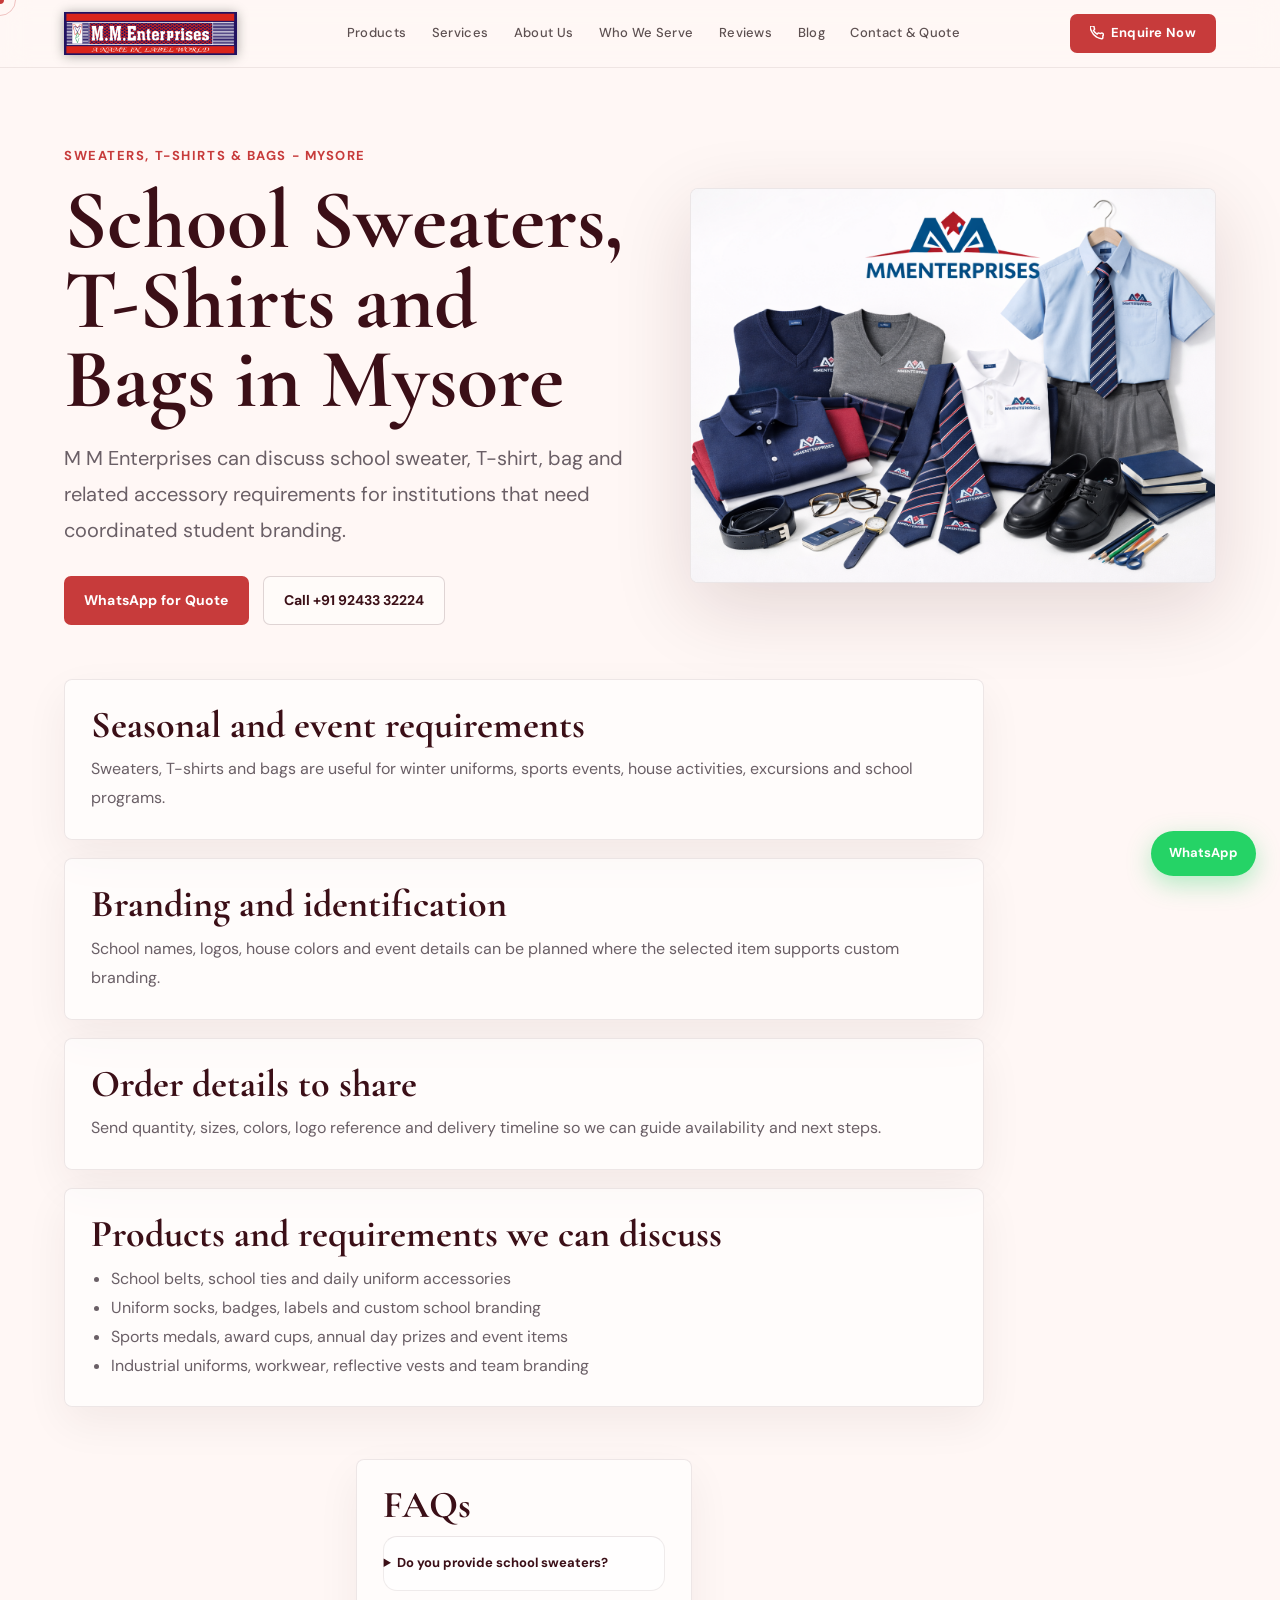
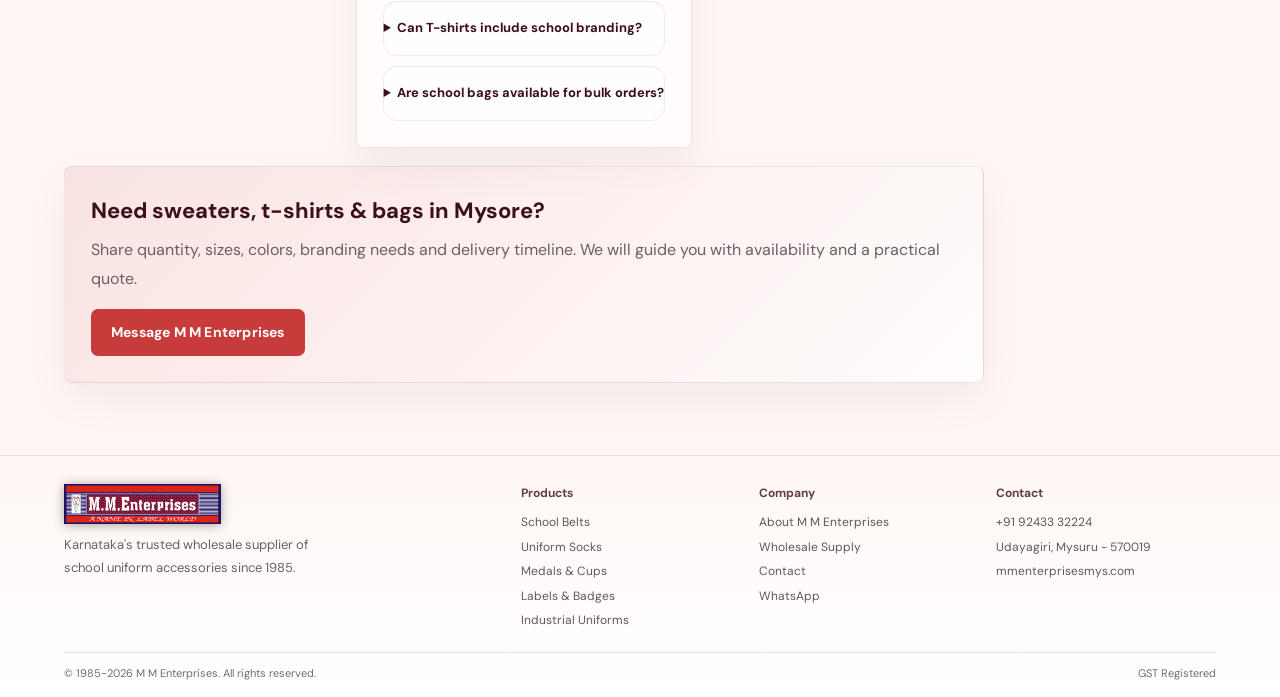
<file: blog/sweaters-tshirts-school-bags-mysore/index.html>
<!doctype html>
<html lang="en">
  <head>
    <meta charset="UTF-8" />
    <meta name="viewport" content="width=device-width, initial-scale=1.0" />
    <title>School Sweaters, T-Shirts and Bags in Mysore | M M Enterprises</title>
    <meta name="description" content="School sweaters, T-shirts, bags and related uniform accessories in Mysore with custom branding support for institutions." />
    <meta name="keywords" content="school sweaters Mysore, school t-shirts Mysore, school bags Mysore, custom school bags Mysore, school uniform accessories Mysore" />
    <meta name="robots" content="index, follow, max-snippet:-1, max-image-preview:large" />
    <meta name="theme-color" content="#3b0f17" />
    <link rel="canonical" href="https://mmenterprisesmys.com/blog/sweaters-tshirts-school-bags-mysore/" />
    <link rel="icon" href="../../favicon.ico" sizes="any" />
    <link rel="icon" type="image/png" sizes="32x32" href="../../assets/favicon-32.png" />
    <link rel="icon" type="image/png" sizes="192x192" href="../../assets/favicon-192.png" />
    <link rel="apple-touch-icon" sizes="180x180" href="../../assets/favicon-180.png" />
    <meta property="og:type" content="article" />
    <meta property="og:title" content="School Sweaters, T-Shirts and Bags in Mysore | M M Enterprises" />
    <meta property="og:description" content="School sweaters, T-shirts, bags and related uniform accessories in Mysore with custom branding support for institutions." />
    <meta property="og:url" content="https://mmenterprisesmys.com/blog/sweaters-tshirts-school-bags-mysore/" />
    <meta property="og:image" content="https://mmenterprisesmys.com/assets/sweater_tshirts_and_bags.png" />
    <meta property="og:site_name" content="M M Enterprises" />
    <meta property="og:locale" content="en_IN" />
    <meta name="twitter:card" content="summary_large_image" />
    <meta name="twitter:title" content="School Sweaters, T-Shirts and Bags in Mysore | M M Enterprises" />
    <meta name="twitter:description" content="School sweaters, T-shirts, bags and related uniform accessories in Mysore with custom branding support for institutions." />
    <meta name="twitter:image" content="https://mmenterprisesmys.com/assets/sweater_tshirts_and_bags.png" />
    <script type="application/ld+json">{
  "@context": "https://schema.org",
  "@type": "Article",
  "headline": "School Sweaters, T-Shirts and Bags in Mysore",
  "description": "School sweaters, T-shirts, bags and related uniform accessories in Mysore with custom branding support for institutions.",
  "image": "https://mmenterprisesmys.com/assets/sweater_tshirts_and_bags.png",
  "datePublished": "2026-05-11",
  "dateModified": "2026-05-11",
  "author": {
    "@type": "Organization",
    "name": "M M Enterprises"
  },
  "publisher": {
    "@type": "Organization",
    "name": "M M Enterprises",
    "logo": {
      "@type": "ImageObject",
      "url": "https://mmenterprisesmys.com/assets/MME_logo.png"
    }
  },
  "mainEntityOfPage": {
    "@type": "WebPage",
    "@id": "https://mmenterprisesmys.com/blog/sweaters-tshirts-school-bags-mysore/"
  },
  "about": [
    "Sweaters, T-Shirts & Bags",
    "Mysore",
    "School Uniform Accessories"
  ]
}</script>
    <link rel="preconnect" href="https://fonts.googleapis.com" />
    <link href="https://fonts.googleapis.com/css2?family=Cormorant+Garamond:ital,wght@0,600;0,700;1,600&family=DM+Sans:wght@300;400;500;600;700&display=swap" rel="stylesheet" />
    <link rel="stylesheet" href="../../styles.css" />
    <link rel="stylesheet" href="../../blog/seo-pages.css" />
  </head>
  <body>

    <div class="cursor" id="c"></div>
    <div class="cursor-ring" id="cr"></div>
    <div class="progress-bar" id="pb"></div>
    <nav id="nav">
      <a class="nav-logo" href="../../" aria-label="M M Enterprises home">
        <div class="nav-logo-mark">
          <img class="nav-logo-img" src="../../assets/MME_logo.png" alt="M M Enterprises logo" />
        </div>
      </a>
      <ul class="nav-links">
        <li><a href="../../#products">Products</a></li>
        <li><a href="../../#services">Services</a></li>
        <li><a href="../../#about">About Us</a></li>
        <li><a href="../../#clients">Who We Serve</a></li>
        <li><a href="../../#testimonials">Reviews</a></li>
        <li><a href="../../blog/">Blog</a></li>
        <li><a href="../../#contact">Contact & Quote</a></li>
      </ul>
      <a class="nav-enquire" href="https://wa.me/919243332224" target="_blank" rel="noopener">
        <svg
          viewBox="0 0 24 24"
          fill="none"
          stroke="currentColor"
          stroke-width="2.5"
          aria-hidden="true"
        >
          <path
            d="M22 16.92v3a2 2 0 01-2.18 2 19.79 19.79 0 01-8.63-3.07A19.5 19.5 0 013.07 9.81a19.79 19.79 0 01-3.07-8.68A2 2 0 012 0h3a2 2 0 012 1.72c.127.96.361 1.903.7 2.81a2 2 0 01-.45 2.11L6.09 7.91a16 16 0 006 6l1.27-1.27a2 2 0 012.11-.45c.907.339 1.85.573 2.81.7A2 2 0 0122 16.92z"
          />
        </svg>
        <span>Enquire Now</span>
      </a>
      <div class="nav-ham" id="ham" aria-label="Open menu" role="button" tabindex="0">
        <span></span><span></span><span></span>
      </div>
    </nav>
    <div id="mob-menu" class="mob-menu">
      <a href="../../#products">Products</a>
      <a href="../../#services">Services</a>
      <a href="../../#about">About Us</a>
      <a href="../../#clients">Who We Serve</a>
      <a href="../../#testimonials">Reviews</a>
      <a href="../../blog/">Blog</a>
      <a href="../../#contact">Contact & Quote</a>
    </div>
    <a class="wa-float" href="https://wa.me/919243332224" target="_blank" rel="noopener" aria-label="WhatsApp M M Enterprises">
      <span>WhatsApp</span>
    </a>

    <main class="seo-page">
      <section class="seo-hero">
        <div class="seo-hero-copy">
          <p class="seo-eyebrow">Sweaters, T-Shirts &amp; Bags - Mysore</p>
          <h1>School Sweaters, T-Shirts and Bags in Mysore</h1>
          <p class="seo-lead">M M Enterprises can discuss school sweater, T-shirt, bag and related accessory requirements for institutions that need coordinated student branding.</p>
          <div class="seo-actions">
            <a class="btn-gold" href="https://wa.me/919243332224" target="_blank" rel="noopener">WhatsApp for Quote</a>
            <a class="btn-ghost" href="tel:919243332224">Call +91 92433 32224</a>
          </div>
        </div>
        <div class="seo-hero-media">
          <img src="../../assets/sweater_tshirts_and_bags.png" alt="School Sweaters, T-Shirts and Bags in Mysore" />
        </div>
      </section>
      <article class="seo-article">
        
        <section>
          <h2>Seasonal and event requirements</h2>
          <p>Sweaters, T-shirts and bags are useful for winter uniforms, sports events, house activities, excursions and school programs.</p>
        </section>
        <section>
          <h2>Branding and identification</h2>
          <p>School names, logos, house colors and event details can be planned where the selected item supports custom branding.</p>
        </section>
        <section>
          <h2>Order details to share</h2>
          <p>Send quantity, sizes, colors, logo reference and delivery timeline so we can guide availability and next steps.</p>
        </section>
        <section class="seo-list-section">
          <h2>Products and requirements we can discuss</h2>
          <ul>
            <li>School belts, school ties and daily uniform accessories</li>
            <li>Uniform socks, badges, labels and custom school branding</li>
            <li>Sports medals, award cups, annual day prizes and event items</li>
            <li>Industrial uniforms, workwear, reflective vests and team branding</li>
          </ul>
        </section>
        <section class="seo-faq">
          <h2>FAQs</h2>
          
          <details>
            <summary>Do you provide school sweaters?</summary>
            <p>School sweater requirements can be discussed based on quantity, color and branding needs.</p>
          </details>
          <details>
            <summary>Can T-shirts include school branding?</summary>
            <p>Custom branding can be planned for suitable T-shirt orders.</p>
          </details>
          <details>
            <summary>Are school bags available for bulk orders?</summary>
            <p>School bag requirements can be discussed with quantity and branding details.</p>
          </details>
        </section>
        <div class="seo-callout">
          <strong>Need sweaters, t-shirts &amp; bags in Mysore?</strong>
          <p>Share quantity, sizes, colors, branding needs and delivery timeline. We will guide you with availability and a practical quote.</p>
          <a class="btn-gold" href="https://wa.me/919243332224" target="_blank" rel="noopener">Message M M Enterprises</a>
        </div>
      </article>
    </main>
    <script type="application/ld+json">{
  "@context": "https://schema.org",
  "@type": "FAQPage",
  "mainEntity": [
    {
      "@type": "Question",
      "name": "Do you provide school sweaters?",
      "acceptedAnswer": {
        "@type": "Answer",
        "text": "School sweater requirements can be discussed based on quantity, color and branding needs."
      }
    },
    {
      "@type": "Question",
      "name": "Can T-shirts include school branding?",
      "acceptedAnswer": {
        "@type": "Answer",
        "text": "Custom branding can be planned for suitable T-shirt orders."
      }
    },
    {
      "@type": "Question",
      "name": "Are school bags available for bulk orders?",
      "acceptedAnswer": {
        "@type": "Answer",
        "text": "School bag requirements can be discussed with quantity and branding details."
      }
    }
  ]
}</script>

    <footer>
      <div class="footer-top">
        <div class="footer-brand-block">
          <div class="footer-logo-row">
            <div class="nav-logo-mark">
              <img class="nav-logo-img" src="../../assets/MME_logo.png" alt="M M Enterprises logo" />
            </div>
          </div>
          <p class="footer-desc">Karnataka's trusted wholesale supplier of school uniform accessories since 1985.</p>
          <div class="footer-gold-line"></div>
        </div>
        <div class="footer-columns">
          <div class="footer-col">
            <h4>Products</h4>
            <div class="footer-links">
              <a href="../../blog/school-uniform-belts-mysore/">School Belts</a>
              <a href="../../blog/uniform-socks-mysore/">Uniform Socks</a>
              <a href="../../blog/sports-medals-awards-cups-mysore/">Medals & Cups</a>
              <a href="../../blog/designer-labels-badges-mysore/">Labels & Badges</a>
              <a href="../../blog/industrial-uniforms-workwear-mysore/">Industrial Uniforms</a>
            </div>
          </div>
          <div class="footer-col">
            <h4>Company</h4>
            <div class="footer-links">
              <a href="../../blog/about-mm-enterprises-mysore/">About M M Enterprises</a>
              <a href="../../blog/wholesale-school-uniform-accessories-mysore/">Wholesale Supply</a>
              <a href="../../#contact">Contact</a>
              <a href="https://wa.me/919243332224" target="_blank" rel="noopener">WhatsApp</a>
            </div>
          </div>
          <div class="footer-col">
            <h4>Contact</h4>
            <div class="footer-links">
              <a href="tel:919243332224">+91 92433 32224</a>
              <a href="../../#contact">Udayagiri, Mysuru - 570019</a>
              <a href="https://mmenterprisesmys.com">mmenterprisesmys.com</a>
            </div>
          </div>
        </div>
      </div>
      <div class="footer-bottom">
        <span>© 1985-2026 M M Enterprises. All rights reserved.</span>
        <span>GST Registered</span>
      </div>
    </footer>

    <script>
      const navEl = document.getElementById("nav");
      const ham = document.getElementById("ham");
      const mob = document.getElementById("mob-menu");
      const progress = document.getElementById("pb");
      function toggleMenu() { mob?.classList.toggle("open"); ham?.classList.toggle("open"); }
      ham?.addEventListener("click", toggleMenu);
      ham?.addEventListener("keydown", (event) => {
        if (event.key === "Enter" || event.key === " ") toggleMenu();
      });
      mob?.querySelectorAll("a").forEach((link) => link.addEventListener("click", () => mob.classList.remove("open")));
      window.addEventListener("scroll", () => {
        navEl?.classList.toggle("scrolled", window.scrollY > 24);
        const height = document.documentElement.scrollHeight - window.innerHeight;
        progress.style.width = height > 0 ? (window.scrollY / height) * 100 + "%" : "0";
      }, { passive: true });
    </script>
  </body>
</html>
</file>
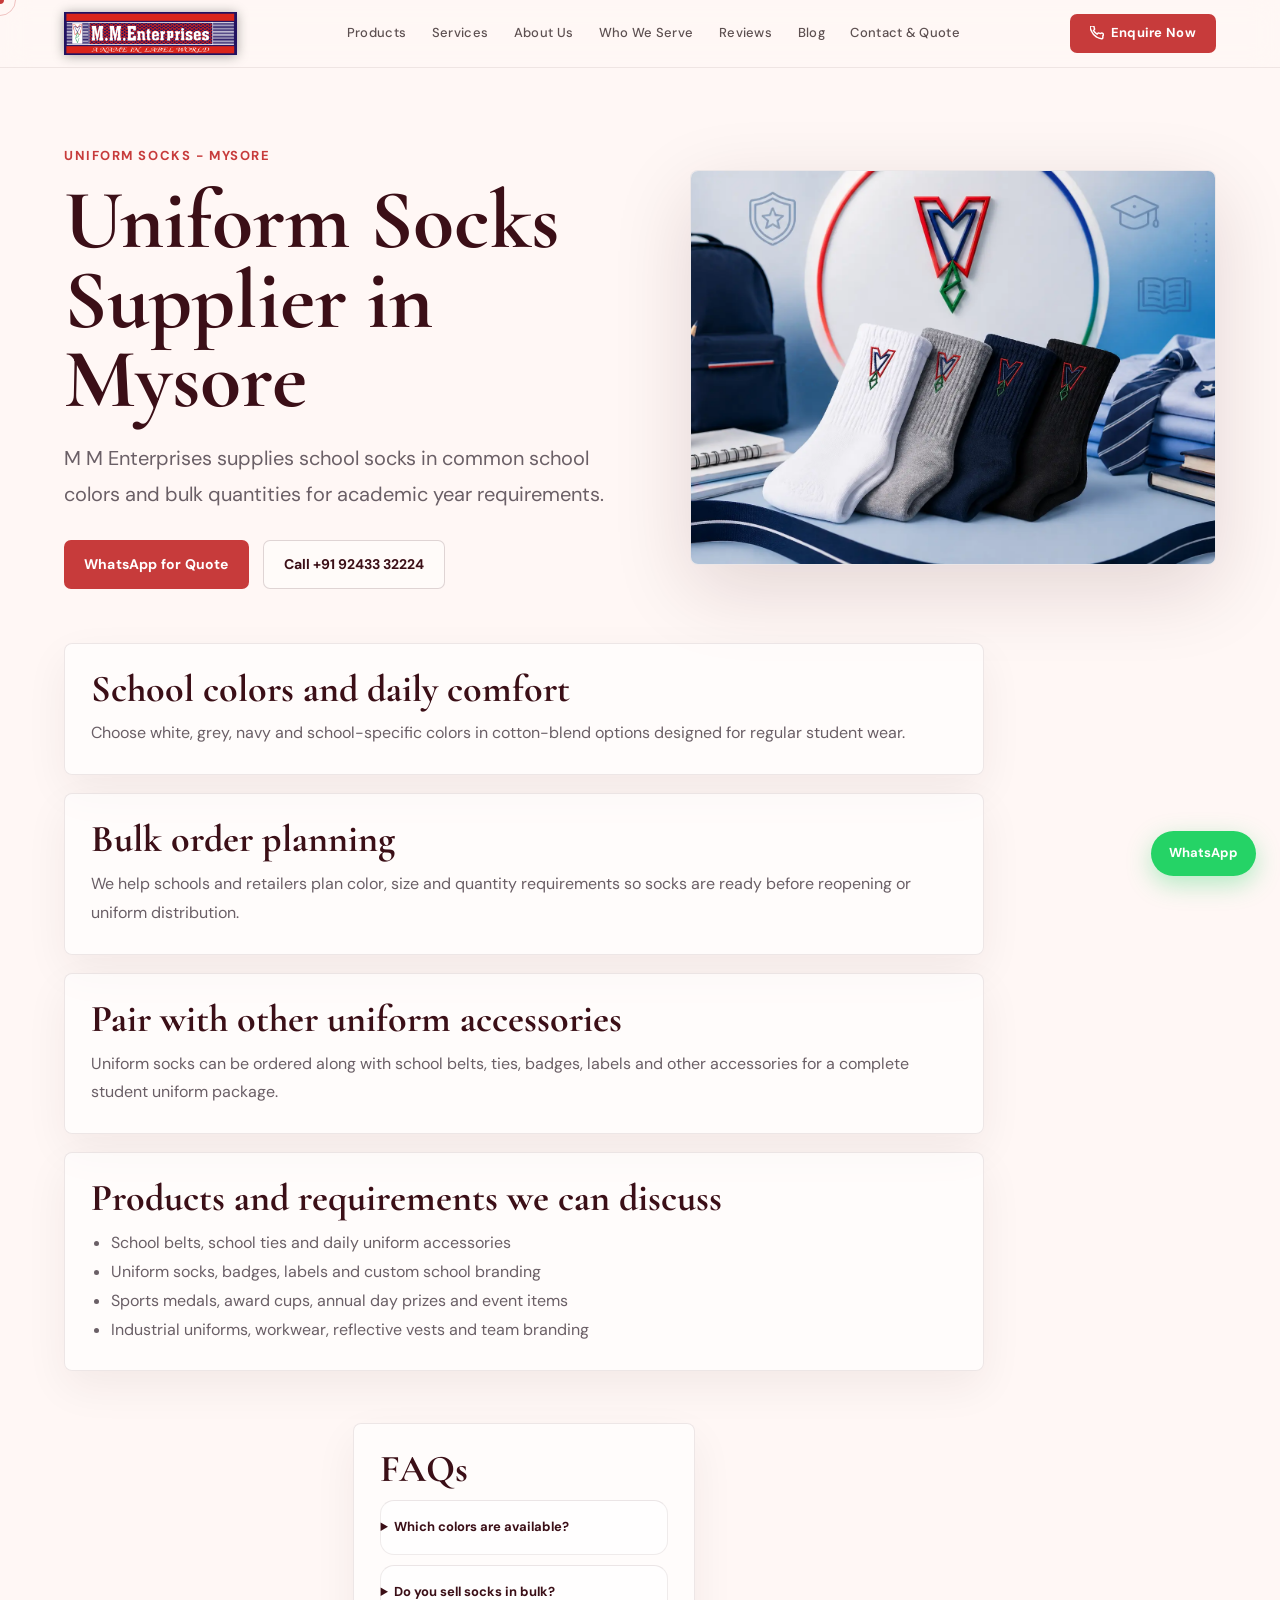
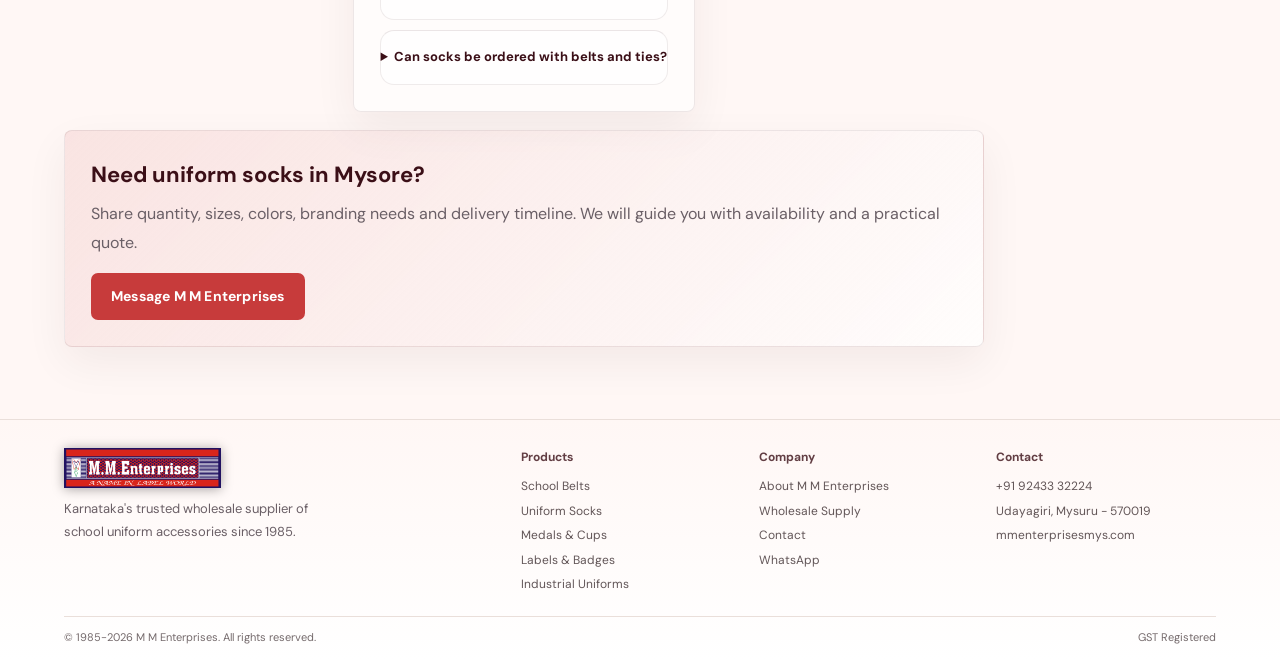
<file: blog/uniform-socks-mysore/index.html>
<!doctype html>
<html lang="en">
  <head>
    <meta charset="UTF-8" />
    <meta name="viewport" content="width=device-width, initial-scale=1.0" />
    <title>Uniform Socks Supplier in Mysore | M M Enterprises</title>
    <meta name="description" content="Uniform socks in Mysore for schools, colleges and retailers. Bulk school socks in white, grey, navy and school colors." />
    <meta name="keywords" content="uniform socks Mysore, school socks supplier Mysore, wholesale school socks Karnataka, cotton school socks Mysore" />
    <meta name="robots" content="index, follow, max-snippet:-1, max-image-preview:large" />
    <meta name="theme-color" content="#3b0f17" />
    <link rel="canonical" href="https://mmenterprisesmys.com/blog/uniform-socks-mysore/" />
    <link rel="icon" href="../../favicon.ico" sizes="any" />
    <link rel="icon" type="image/png" sizes="32x32" href="../../assets/favicon-32.png" />
    <link rel="icon" type="image/png" sizes="192x192" href="../../assets/favicon-192.png" />
    <link rel="apple-touch-icon" sizes="180x180" href="../../assets/favicon-180.png" />
    <meta property="og:type" content="article" />
    <meta property="og:title" content="Uniform Socks Supplier in Mysore | M M Enterprises" />
    <meta property="og:description" content="Uniform socks in Mysore for schools, colleges and retailers. Bulk school socks in white, grey, navy and school colors." />
    <meta property="og:url" content="https://mmenterprisesmys.com/blog/uniform-socks-mysore/" />
    <meta property="og:image" content="https://mmenterprisesmys.com/assets/Uniform_Socks.webp" />
    <meta property="og:site_name" content="M M Enterprises" />
    <meta property="og:locale" content="en_IN" />
    <meta name="twitter:card" content="summary_large_image" />
    <meta name="twitter:title" content="Uniform Socks Supplier in Mysore | M M Enterprises" />
    <meta name="twitter:description" content="Uniform socks in Mysore for schools, colleges and retailers. Bulk school socks in white, grey, navy and school colors." />
    <meta name="twitter:image" content="https://mmenterprisesmys.com/assets/Uniform_Socks.webp" />
    <script type="application/ld+json">{
  "@context": "https://schema.org",
  "@type": "Article",
  "headline": "Uniform Socks Supplier in Mysore",
  "description": "Uniform socks in Mysore for schools, colleges and retailers. Bulk school socks in white, grey, navy and school colors.",
  "image": "https://mmenterprisesmys.com/assets/Uniform_Socks.webp",
  "datePublished": "2026-05-11",
  "dateModified": "2026-05-11",
  "author": {
    "@type": "Organization",
    "name": "M M Enterprises"
  },
  "publisher": {
    "@type": "Organization",
    "name": "M M Enterprises",
    "logo": {
      "@type": "ImageObject",
      "url": "https://mmenterprisesmys.com/assets/MME_logo.png"
    }
  },
  "mainEntityOfPage": {
    "@type": "WebPage",
    "@id": "https://mmenterprisesmys.com/blog/uniform-socks-mysore/"
  },
  "about": [
    "Uniform Socks",
    "Mysore",
    "School Uniform Accessories"
  ]
}</script>
    <link rel="preconnect" href="https://fonts.googleapis.com" />
    <link href="https://fonts.googleapis.com/css2?family=Cormorant+Garamond:ital,wght@0,600;0,700;1,600&family=DM+Sans:wght@300;400;500;600;700&display=swap" rel="stylesheet" />
    <link rel="stylesheet" href="../../styles.css" />
    <link rel="stylesheet" href="../../blog/seo-pages.css" />
  </head>
  <body>

    <div class="cursor" id="c"></div>
    <div class="cursor-ring" id="cr"></div>
    <div class="progress-bar" id="pb"></div>
    <nav id="nav">
      <a class="nav-logo" href="../../" aria-label="M M Enterprises home">
        <div class="nav-logo-mark">
          <img class="nav-logo-img" src="../../assets/MME_logo.png" alt="M M Enterprises logo" />
        </div>
      </a>
      <ul class="nav-links">
        <li><a href="../../#products">Products</a></li>
        <li><a href="../../#services">Services</a></li>
        <li><a href="../../#about">About Us</a></li>
        <li><a href="../../#clients">Who We Serve</a></li>
        <li><a href="../../#testimonials">Reviews</a></li>
        <li><a href="../../blog/">Blog</a></li>
        <li><a href="../../#contact">Contact & Quote</a></li>
      </ul>
      <a class="nav-enquire" href="https://wa.me/919243332224" target="_blank" rel="noopener">
        <svg
          viewBox="0 0 24 24"
          fill="none"
          stroke="currentColor"
          stroke-width="2.5"
          aria-hidden="true"
        >
          <path
            d="M22 16.92v3a2 2 0 01-2.18 2 19.79 19.79 0 01-8.63-3.07A19.5 19.5 0 013.07 9.81a19.79 19.79 0 01-3.07-8.68A2 2 0 012 0h3a2 2 0 012 1.72c.127.96.361 1.903.7 2.81a2 2 0 01-.45 2.11L6.09 7.91a16 16 0 006 6l1.27-1.27a2 2 0 012.11-.45c.907.339 1.85.573 2.81.7A2 2 0 0122 16.92z"
          />
        </svg>
        <span>Enquire Now</span>
      </a>
      <div class="nav-ham" id="ham" aria-label="Open menu" role="button" tabindex="0">
        <span></span><span></span><span></span>
      </div>
    </nav>
    <div id="mob-menu" class="mob-menu">
      <a href="../../#products">Products</a>
      <a href="../../#services">Services</a>
      <a href="../../#about">About Us</a>
      <a href="../../#clients">Who We Serve</a>
      <a href="../../#testimonials">Reviews</a>
      <a href="../../blog/">Blog</a>
      <a href="../../#contact">Contact & Quote</a>
    </div>
    <a class="wa-float" href="https://wa.me/919243332224" target="_blank" rel="noopener" aria-label="WhatsApp M M Enterprises">
      <span>WhatsApp</span>
    </a>

    <main class="seo-page">
      <section class="seo-hero">
        <div class="seo-hero-copy">
          <p class="seo-eyebrow">Uniform Socks - Mysore</p>
          <h1>Uniform Socks Supplier in Mysore</h1>
          <p class="seo-lead">M M Enterprises supplies school socks in common school colors and bulk quantities for academic year requirements.</p>
          <div class="seo-actions">
            <a class="btn-gold" href="https://wa.me/919243332224" target="_blank" rel="noopener">WhatsApp for Quote</a>
            <a class="btn-ghost" href="tel:919243332224">Call +91 92433 32224</a>
          </div>
        </div>
        <div class="seo-hero-media">
          <img src="../../assets/Uniform_Socks.webp" alt="Uniform Socks Supplier in Mysore" />
        </div>
      </section>
      <article class="seo-article">
        
        <section>
          <h2>School colors and daily comfort</h2>
          <p>Choose white, grey, navy and school-specific colors in cotton-blend options designed for regular student wear.</p>
        </section>
        <section>
          <h2>Bulk order planning</h2>
          <p>We help schools and retailers plan color, size and quantity requirements so socks are ready before reopening or uniform distribution.</p>
        </section>
        <section>
          <h2>Pair with other uniform accessories</h2>
          <p>Uniform socks can be ordered along with school belts, ties, badges, labels and other accessories for a complete student uniform package.</p>
        </section>
        <section class="seo-list-section">
          <h2>Products and requirements we can discuss</h2>
          <ul>
            <li>School belts, school ties and daily uniform accessories</li>
            <li>Uniform socks, badges, labels and custom school branding</li>
            <li>Sports medals, award cups, annual day prizes and event items</li>
            <li>Industrial uniforms, workwear, reflective vests and team branding</li>
          </ul>
        </section>
        <section class="seo-faq">
          <h2>FAQs</h2>
          
          <details>
            <summary>Which colors are available?</summary>
            <p>Common options include white, grey, navy and school-specific colors based on requirement.</p>
          </details>
          <details>
            <summary>Do you sell socks in bulk?</summary>
            <p>Yes. Bulk school socks orders are welcome.</p>
          </details>
          <details>
            <summary>Can socks be ordered with belts and ties?</summary>
            <p>Yes. Schools often combine socks, belts, ties and badges in one order.</p>
          </details>
        </section>
        <div class="seo-callout">
          <strong>Need uniform socks in Mysore?</strong>
          <p>Share quantity, sizes, colors, branding needs and delivery timeline. We will guide you with availability and a practical quote.</p>
          <a class="btn-gold" href="https://wa.me/919243332224" target="_blank" rel="noopener">Message M M Enterprises</a>
        </div>
      </article>
    </main>
    <script type="application/ld+json">{
  "@context": "https://schema.org",
  "@type": "FAQPage",
  "mainEntity": [
    {
      "@type": "Question",
      "name": "Which colors are available?",
      "acceptedAnswer": {
        "@type": "Answer",
        "text": "Common options include white, grey, navy and school-specific colors based on requirement."
      }
    },
    {
      "@type": "Question",
      "name": "Do you sell socks in bulk?",
      "acceptedAnswer": {
        "@type": "Answer",
        "text": "Yes. Bulk school socks orders are welcome."
      }
    },
    {
      "@type": "Question",
      "name": "Can socks be ordered with belts and ties?",
      "acceptedAnswer": {
        "@type": "Answer",
        "text": "Yes. Schools often combine socks, belts, ties and badges in one order."
      }
    }
  ]
}</script>

    <footer>
      <div class="footer-top">
        <div class="footer-brand-block">
          <div class="footer-logo-row">
            <div class="nav-logo-mark">
              <img class="nav-logo-img" src="../../assets/MME_logo.png" alt="M M Enterprises logo" />
            </div>
          </div>
          <p class="footer-desc">Karnataka's trusted wholesale supplier of school uniform accessories since 1985.</p>
          <div class="footer-gold-line"></div>
        </div>
        <div class="footer-columns">
          <div class="footer-col">
            <h4>Products</h4>
            <div class="footer-links">
              <a href="../../blog/school-uniform-belts-mysore/">School Belts</a>
              <a href="../../blog/uniform-socks-mysore/">Uniform Socks</a>
              <a href="../../blog/sports-medals-awards-cups-mysore/">Medals & Cups</a>
              <a href="../../blog/designer-labels-badges-mysore/">Labels & Badges</a>
              <a href="../../blog/industrial-uniforms-workwear-mysore/">Industrial Uniforms</a>
            </div>
          </div>
          <div class="footer-col">
            <h4>Company</h4>
            <div class="footer-links">
              <a href="../../blog/about-mm-enterprises-mysore/">About M M Enterprises</a>
              <a href="../../blog/wholesale-school-uniform-accessories-mysore/">Wholesale Supply</a>
              <a href="../../#contact">Contact</a>
              <a href="https://wa.me/919243332224" target="_blank" rel="noopener">WhatsApp</a>
            </div>
          </div>
          <div class="footer-col">
            <h4>Contact</h4>
            <div class="footer-links">
              <a href="tel:919243332224">+91 92433 32224</a>
              <a href="../../#contact">Udayagiri, Mysuru - 570019</a>
              <a href="https://mmenterprisesmys.com">mmenterprisesmys.com</a>
            </div>
          </div>
        </div>
      </div>
      <div class="footer-bottom">
        <span>© 1985-2026 M M Enterprises. All rights reserved.</span>
        <span>GST Registered</span>
      </div>
    </footer>

    <script>
      const navEl = document.getElementById("nav");
      const ham = document.getElementById("ham");
      const mob = document.getElementById("mob-menu");
      const progress = document.getElementById("pb");
      function toggleMenu() { mob?.classList.toggle("open"); ham?.classList.toggle("open"); }
      ham?.addEventListener("click", toggleMenu);
      ham?.addEventListener("keydown", (event) => {
        if (event.key === "Enter" || event.key === " ") toggleMenu();
      });
      mob?.querySelectorAll("a").forEach((link) => link.addEventListener("click", () => mob.classList.remove("open")));
      window.addEventListener("scroll", () => {
        navEl?.classList.toggle("scrolled", window.scrollY > 24);
        const height = document.documentElement.scrollHeight - window.innerHeight;
        progress.style.width = height > 0 ? (window.scrollY / height) * 100 + "%" : "0";
      }, { passive: true });
    </script>
  </body>
</html>
</file>
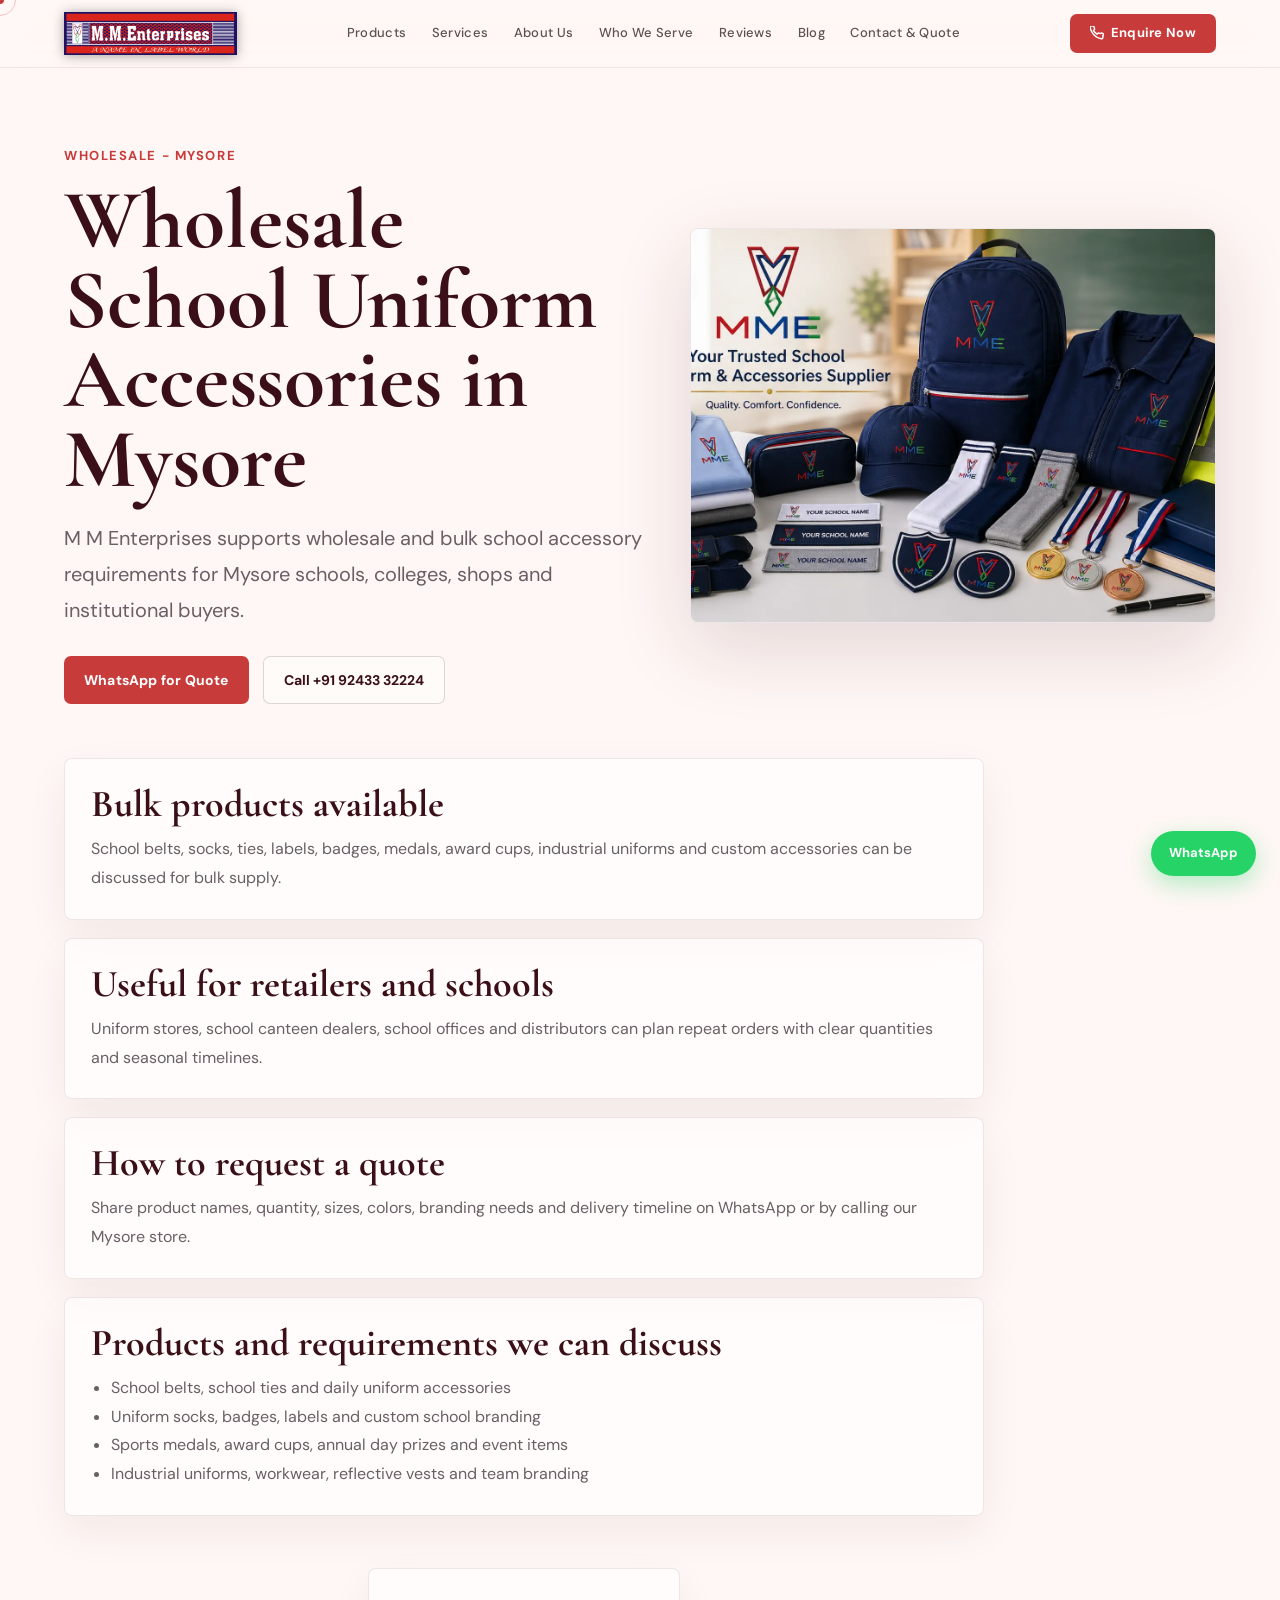
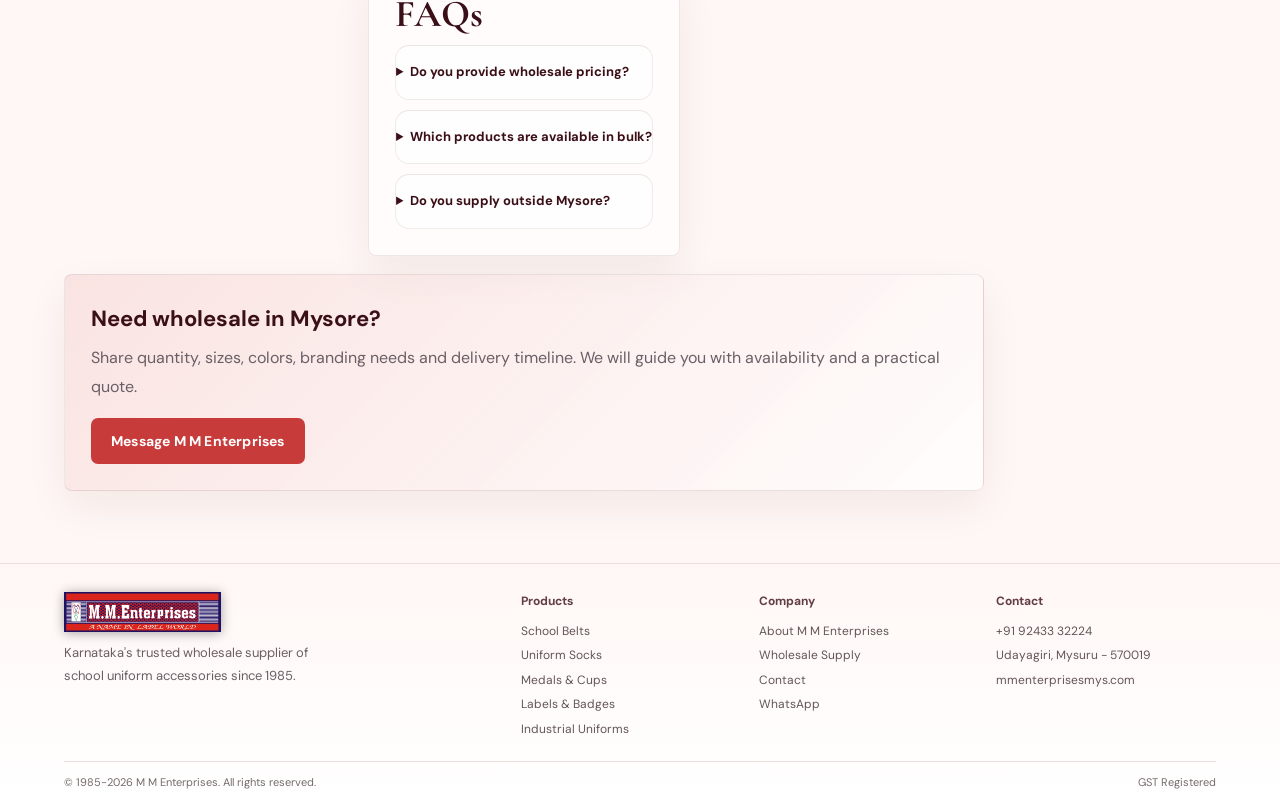
<file: blog/wholesale-school-uniform-accessories-mysore/index.html>
<!doctype html>
<html lang="en">
  <head>
    <meta charset="UTF-8" />
    <meta name="viewport" content="width=device-width, initial-scale=1.0" />
    <title>Wholesale School Uniform Accessories in Mysore | M M Enterprises</title>
    <meta name="description" content="Wholesale school uniform accessories in Mysore for schools and retailers: belts, socks, ties, badges, labels, medals and more." />
    <meta name="keywords" content="wholesale school accessories Mysore, bulk school uniforms Mysore, uniform accessories wholesale Mysore, school uniform wholesalers Mysore" />
    <meta name="robots" content="index, follow, max-snippet:-1, max-image-preview:large" />
    <meta name="theme-color" content="#3b0f17" />
    <link rel="canonical" href="https://mmenterprisesmys.com/blog/wholesale-school-uniform-accessories-mysore/" />
    <link rel="icon" href="../../favicon.ico" sizes="any" />
    <link rel="icon" type="image/png" sizes="32x32" href="../../assets/favicon-32.png" />
    <link rel="icon" type="image/png" sizes="192x192" href="../../assets/favicon-192.png" />
    <link rel="apple-touch-icon" sizes="180x180" href="../../assets/favicon-180.png" />
    <meta property="og:type" content="article" />
    <meta property="og:title" content="Wholesale School Uniform Accessories in Mysore | M M Enterprises" />
    <meta property="og:description" content="Wholesale school uniform accessories in Mysore for schools and retailers: belts, socks, ties, badges, labels, medals and more." />
    <meta property="og:url" content="https://mmenterprisesmys.com/blog/wholesale-school-uniform-accessories-mysore/" />
    <meta property="og:image" content="https://mmenterprisesmys.com/assets/mme_hero.webp" />
    <meta property="og:site_name" content="M M Enterprises" />
    <meta property="og:locale" content="en_IN" />
    <meta name="twitter:card" content="summary_large_image" />
    <meta name="twitter:title" content="Wholesale School Uniform Accessories in Mysore | M M Enterprises" />
    <meta name="twitter:description" content="Wholesale school uniform accessories in Mysore for schools and retailers: belts, socks, ties, badges, labels, medals and more." />
    <meta name="twitter:image" content="https://mmenterprisesmys.com/assets/mme_hero.webp" />
    <script type="application/ld+json">{
  "@context": "https://schema.org",
  "@type": "Article",
  "headline": "Wholesale School Uniform Accessories in Mysore",
  "description": "Wholesale school uniform accessories in Mysore for schools and retailers: belts, socks, ties, badges, labels, medals and more.",
  "image": "https://mmenterprisesmys.com/assets/mme_hero.webp",
  "datePublished": "2026-05-11",
  "dateModified": "2026-05-11",
  "author": {
    "@type": "Organization",
    "name": "M M Enterprises"
  },
  "publisher": {
    "@type": "Organization",
    "name": "M M Enterprises",
    "logo": {
      "@type": "ImageObject",
      "url": "https://mmenterprisesmys.com/assets/MME_logo.png"
    }
  },
  "mainEntityOfPage": {
    "@type": "WebPage",
    "@id": "https://mmenterprisesmys.com/blog/wholesale-school-uniform-accessories-mysore/"
  },
  "about": [
    "Wholesale",
    "Mysore",
    "School Uniform Accessories"
  ]
}</script>
    <link rel="preconnect" href="https://fonts.googleapis.com" />
    <link href="https://fonts.googleapis.com/css2?family=Cormorant+Garamond:ital,wght@0,600;0,700;1,600&family=DM+Sans:wght@300;400;500;600;700&display=swap" rel="stylesheet" />
    <link rel="stylesheet" href="../../styles.css" />
    <link rel="stylesheet" href="../../blog/seo-pages.css" />
  </head>
  <body>

    <div class="cursor" id="c"></div>
    <div class="cursor-ring" id="cr"></div>
    <div class="progress-bar" id="pb"></div>
    <nav id="nav">
      <a class="nav-logo" href="../../" aria-label="M M Enterprises home">
        <div class="nav-logo-mark">
          <img class="nav-logo-img" src="../../assets/MME_logo.png" alt="M M Enterprises logo" />
        </div>
      </a>
      <ul class="nav-links">
        <li><a href="../../#products">Products</a></li>
        <li><a href="../../#services">Services</a></li>
        <li><a href="../../#about">About Us</a></li>
        <li><a href="../../#clients">Who We Serve</a></li>
        <li><a href="../../#testimonials">Reviews</a></li>
        <li><a href="../../blog/">Blog</a></li>
        <li><a href="../../#contact">Contact & Quote</a></li>
      </ul>
      <a class="nav-enquire" href="https://wa.me/919243332224" target="_blank" rel="noopener">
        <svg
          viewBox="0 0 24 24"
          fill="none"
          stroke="currentColor"
          stroke-width="2.5"
          aria-hidden="true"
        >
          <path
            d="M22 16.92v3a2 2 0 01-2.18 2 19.79 19.79 0 01-8.63-3.07A19.5 19.5 0 013.07 9.81a19.79 19.79 0 01-3.07-8.68A2 2 0 012 0h3a2 2 0 012 1.72c.127.96.361 1.903.7 2.81a2 2 0 01-.45 2.11L6.09 7.91a16 16 0 006 6l1.27-1.27a2 2 0 012.11-.45c.907.339 1.85.573 2.81.7A2 2 0 0122 16.92z"
          />
        </svg>
        <span>Enquire Now</span>
      </a>
      <div class="nav-ham" id="ham" aria-label="Open menu" role="button" tabindex="0">
        <span></span><span></span><span></span>
      </div>
    </nav>
    <div id="mob-menu" class="mob-menu">
      <a href="../../#products">Products</a>
      <a href="../../#services">Services</a>
      <a href="../../#about">About Us</a>
      <a href="../../#clients">Who We Serve</a>
      <a href="../../#testimonials">Reviews</a>
      <a href="../../blog/">Blog</a>
      <a href="../../#contact">Contact & Quote</a>
    </div>
    <a class="wa-float" href="https://wa.me/919243332224" target="_blank" rel="noopener" aria-label="WhatsApp M M Enterprises">
      <span>WhatsApp</span>
    </a>

    <main class="seo-page">
      <section class="seo-hero">
        <div class="seo-hero-copy">
          <p class="seo-eyebrow">Wholesale - Mysore</p>
          <h1>Wholesale School Uniform Accessories in Mysore</h1>
          <p class="seo-lead">M M Enterprises supports wholesale and bulk school accessory requirements for Mysore schools, colleges, shops and institutional buyers.</p>
          <div class="seo-actions">
            <a class="btn-gold" href="https://wa.me/919243332224" target="_blank" rel="noopener">WhatsApp for Quote</a>
            <a class="btn-ghost" href="tel:919243332224">Call +91 92433 32224</a>
          </div>
        </div>
        <div class="seo-hero-media">
          <img src="../../assets/mme_hero.webp" alt="Wholesale School Uniform Accessories in Mysore" />
        </div>
      </section>
      <article class="seo-article">
        
        <section>
          <h2>Bulk products available</h2>
          <p>School belts, socks, ties, labels, badges, medals, award cups, industrial uniforms and custom accessories can be discussed for bulk supply.</p>
        </section>
        <section>
          <h2>Useful for retailers and schools</h2>
          <p>Uniform stores, school canteen dealers, school offices and distributors can plan repeat orders with clear quantities and seasonal timelines.</p>
        </section>
        <section>
          <h2>How to request a quote</h2>
          <p>Share product names, quantity, sizes, colors, branding needs and delivery timeline on WhatsApp or by calling our Mysore store.</p>
        </section>
        <section class="seo-list-section">
          <h2>Products and requirements we can discuss</h2>
          <ul>
            <li>School belts, school ties and daily uniform accessories</li>
            <li>Uniform socks, badges, labels and custom school branding</li>
            <li>Sports medals, award cups, annual day prizes and event items</li>
            <li>Industrial uniforms, workwear, reflective vests and team branding</li>
          </ul>
        </section>
        <section class="seo-faq">
          <h2>FAQs</h2>
          
          <details>
            <summary>Do you provide wholesale pricing?</summary>
            <p>Wholesale and bulk pricing can be discussed based on product and quantity.</p>
          </details>
          <details>
            <summary>Which products are available in bulk?</summary>
            <p>Belts, socks, ties, labels, badges, medals, award cups and industrial uniforms are commonly ordered in bulk.</p>
          </details>
          <details>
            <summary>Do you supply outside Mysore?</summary>
            <p>We serve Mysore and schools across Karnataka.</p>
          </details>
        </section>
        <div class="seo-callout">
          <strong>Need wholesale in Mysore?</strong>
          <p>Share quantity, sizes, colors, branding needs and delivery timeline. We will guide you with availability and a practical quote.</p>
          <a class="btn-gold" href="https://wa.me/919243332224" target="_blank" rel="noopener">Message M M Enterprises</a>
        </div>
      </article>
    </main>
    <script type="application/ld+json">{
  "@context": "https://schema.org",
  "@type": "FAQPage",
  "mainEntity": [
    {
      "@type": "Question",
      "name": "Do you provide wholesale pricing?",
      "acceptedAnswer": {
        "@type": "Answer",
        "text": "Wholesale and bulk pricing can be discussed based on product and quantity."
      }
    },
    {
      "@type": "Question",
      "name": "Which products are available in bulk?",
      "acceptedAnswer": {
        "@type": "Answer",
        "text": "Belts, socks, ties, labels, badges, medals, award cups and industrial uniforms are commonly ordered in bulk."
      }
    },
    {
      "@type": "Question",
      "name": "Do you supply outside Mysore?",
      "acceptedAnswer": {
        "@type": "Answer",
        "text": "We serve Mysore and schools across Karnataka."
      }
    }
  ]
}</script>

    <footer>
      <div class="footer-top">
        <div class="footer-brand-block">
          <div class="footer-logo-row">
            <div class="nav-logo-mark">
              <img class="nav-logo-img" src="../../assets/MME_logo.png" alt="M M Enterprises logo" />
            </div>
          </div>
          <p class="footer-desc">Karnataka's trusted wholesale supplier of school uniform accessories since 1985.</p>
          <div class="footer-gold-line"></div>
        </div>
        <div class="footer-columns">
          <div class="footer-col">
            <h4>Products</h4>
            <div class="footer-links">
              <a href="../../blog/school-uniform-belts-mysore/">School Belts</a>
              <a href="../../blog/uniform-socks-mysore/">Uniform Socks</a>
              <a href="../../blog/sports-medals-awards-cups-mysore/">Medals & Cups</a>
              <a href="../../blog/designer-labels-badges-mysore/">Labels & Badges</a>
              <a href="../../blog/industrial-uniforms-workwear-mysore/">Industrial Uniforms</a>
            </div>
          </div>
          <div class="footer-col">
            <h4>Company</h4>
            <div class="footer-links">
              <a href="../../blog/about-mm-enterprises-mysore/">About M M Enterprises</a>
              <a href="../../blog/wholesale-school-uniform-accessories-mysore/">Wholesale Supply</a>
              <a href="../../#contact">Contact</a>
              <a href="https://wa.me/919243332224" target="_blank" rel="noopener">WhatsApp</a>
            </div>
          </div>
          <div class="footer-col">
            <h4>Contact</h4>
            <div class="footer-links">
              <a href="tel:919243332224">+91 92433 32224</a>
              <a href="../../#contact">Udayagiri, Mysuru - 570019</a>
              <a href="https://mmenterprisesmys.com">mmenterprisesmys.com</a>
            </div>
          </div>
        </div>
      </div>
      <div class="footer-bottom">
        <span>© 1985-2026 M M Enterprises. All rights reserved.</span>
        <span>GST Registered</span>
      </div>
    </footer>

    <script>
      const navEl = document.getElementById("nav");
      const ham = document.getElementById("ham");
      const mob = document.getElementById("mob-menu");
      const progress = document.getElementById("pb");
      function toggleMenu() { mob?.classList.toggle("open"); ham?.classList.toggle("open"); }
      ham?.addEventListener("click", toggleMenu);
      ham?.addEventListener("keydown", (event) => {
        if (event.key === "Enter" || event.key === " ") toggleMenu();
      });
      mob?.querySelectorAll("a").forEach((link) => link.addEventListener("click", () => mob.classList.remove("open")));
      window.addEventListener("scroll", () => {
        navEl?.classList.toggle("scrolled", window.scrollY > 24);
        const height = document.documentElement.scrollHeight - window.innerHeight;
        progress.style.width = height > 0 ? (window.scrollY / height) * 100 + "%" : "0";
      }, { passive: true });
    </script>
  </body>
</html>
</file>
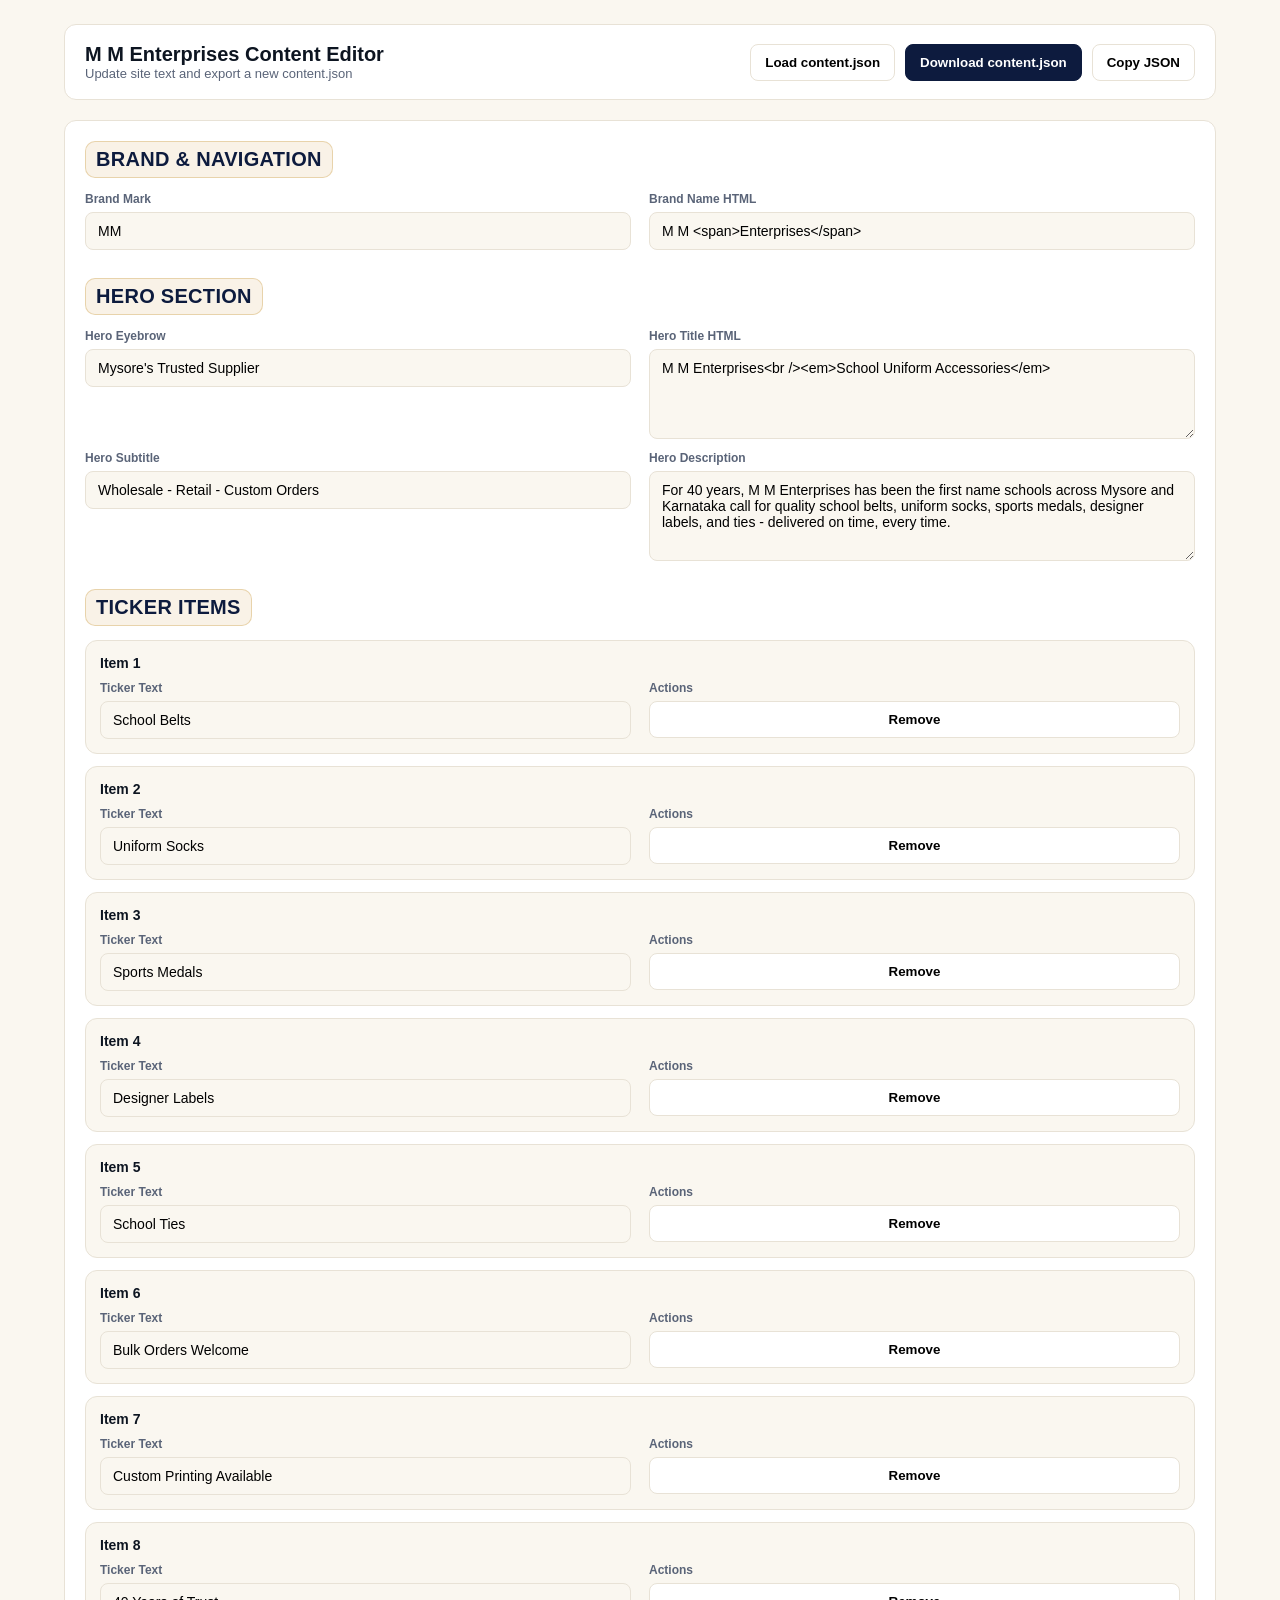
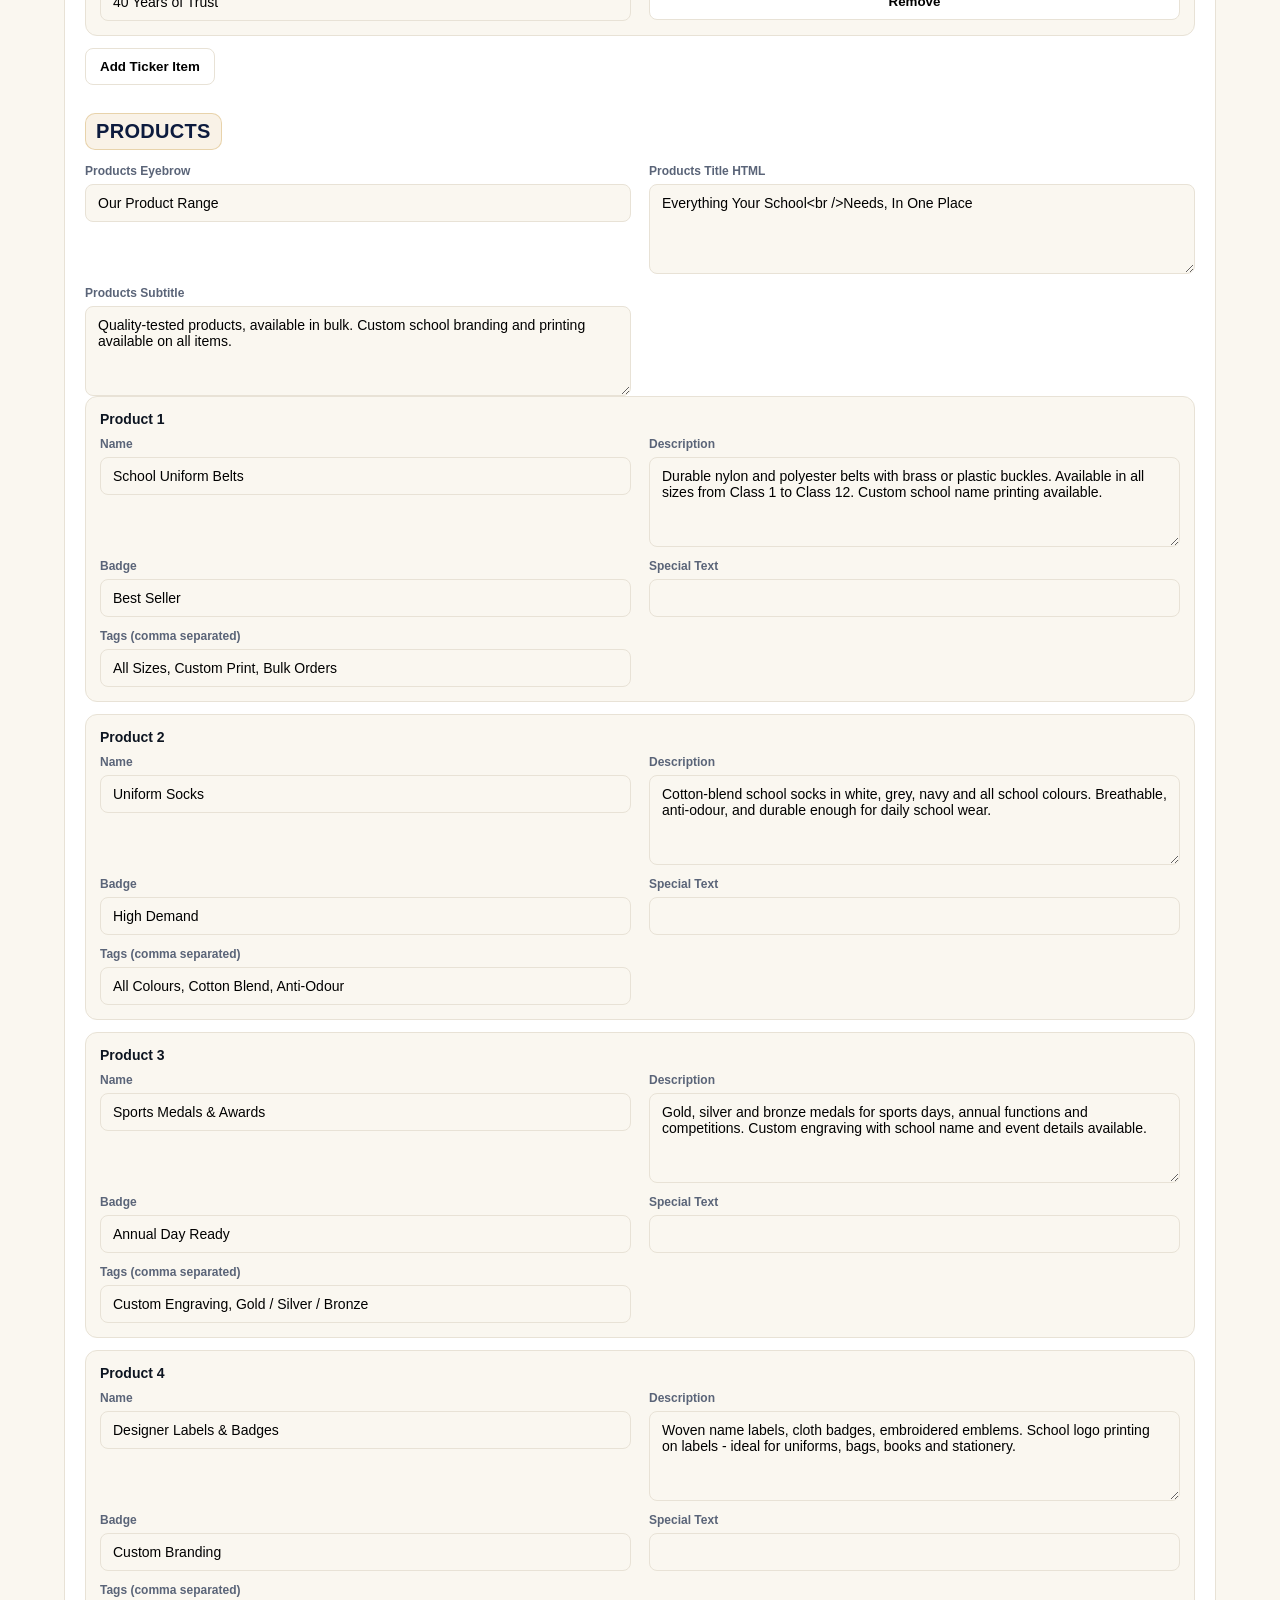
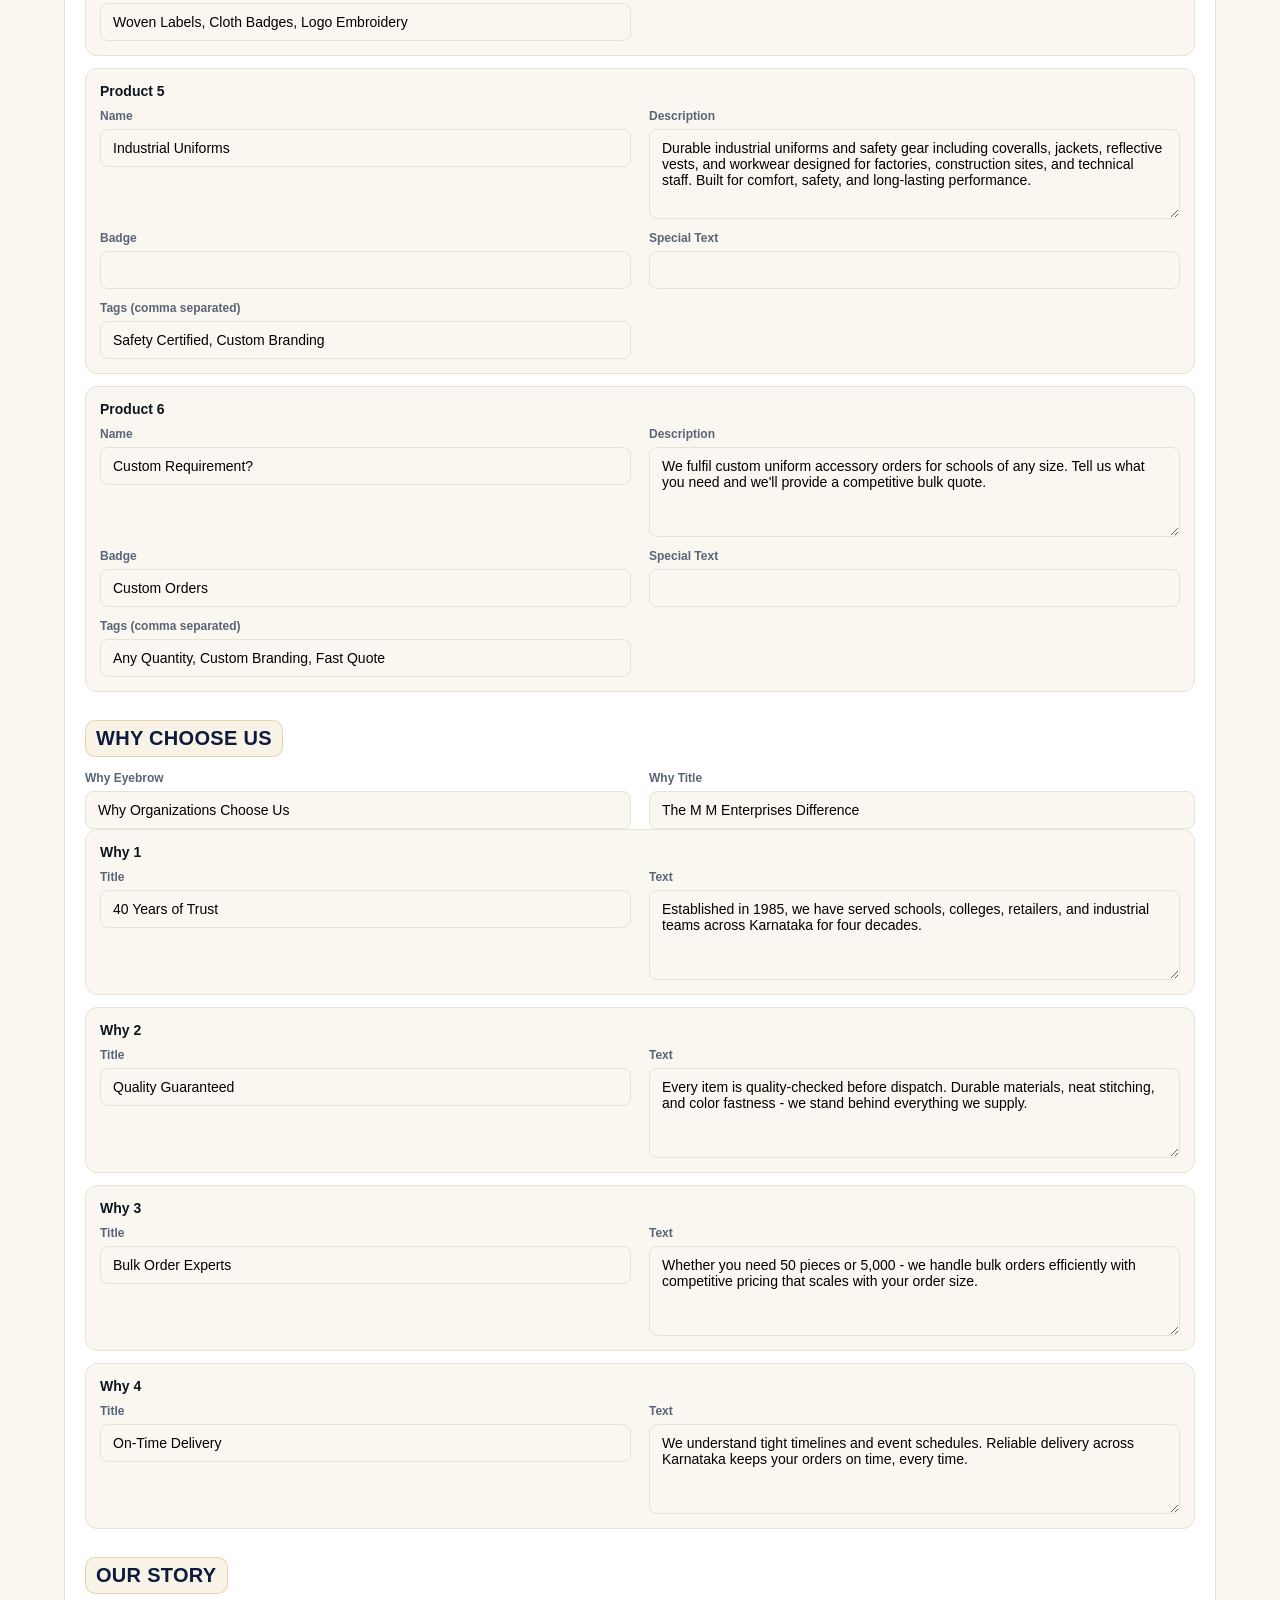
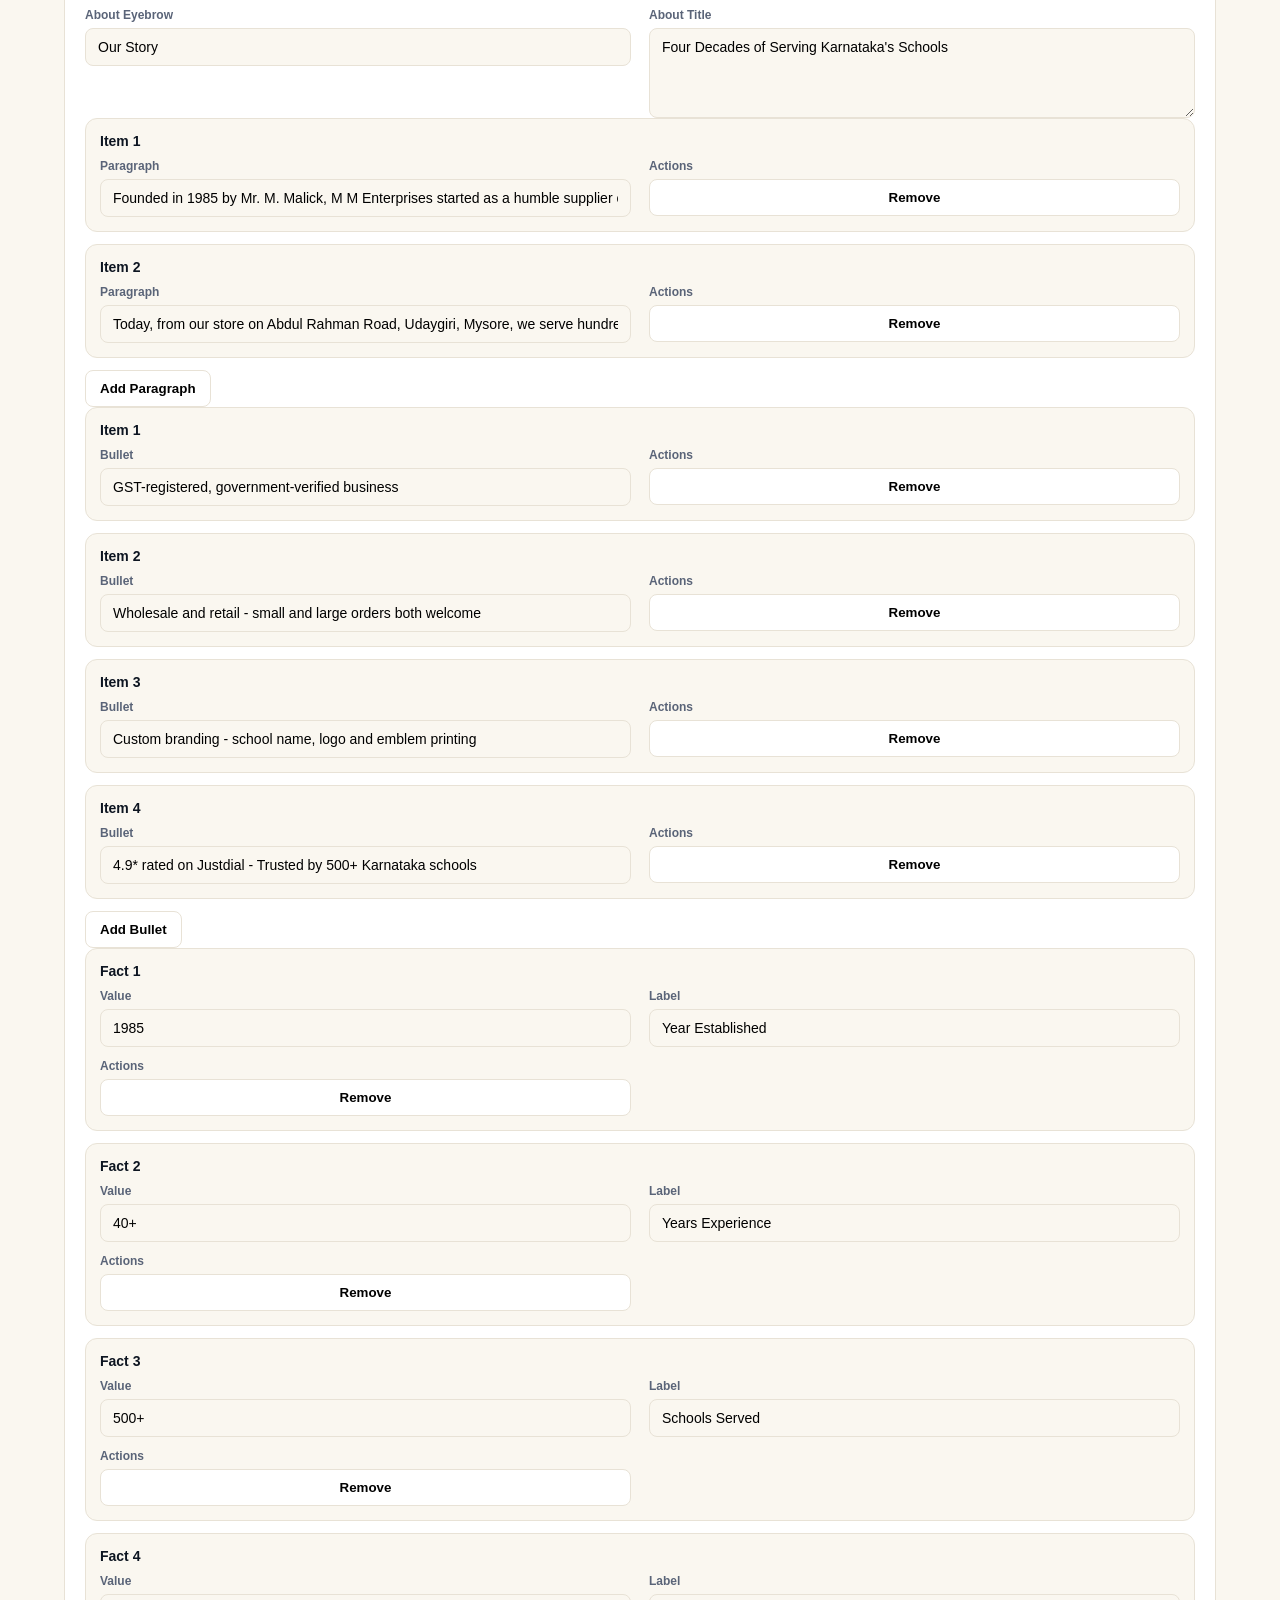
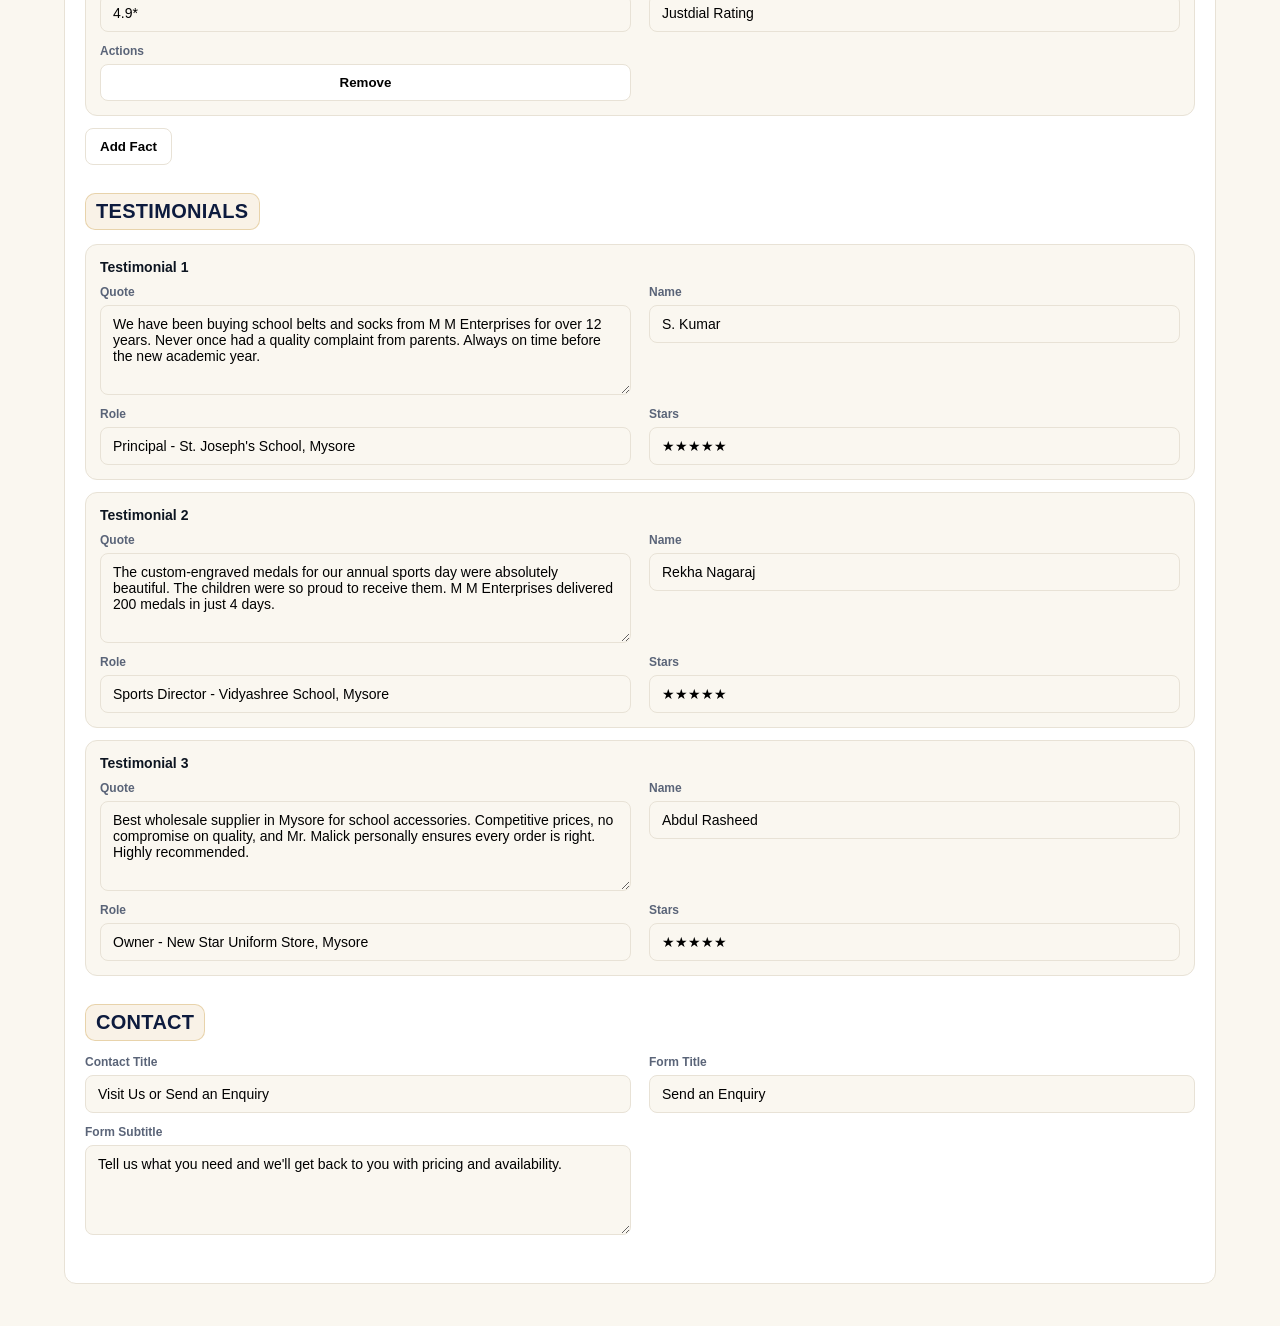
<file: admin.html>
<!doctype html>
<html lang="en">
  <head>
    <meta charset="UTF-8" />
    <meta name="viewport" content="width=device-width, initial-scale=1.0" />
    <title>M M Enterprises - Content Editor</title>
    <meta name="theme-color" content="#3b0f17" />
    <link rel="icon" href="favicon.ico" sizes="any" />
    <link rel="icon" type="image/png" sizes="48x48" href="assets/favicon-48.png" />
    <link rel="icon" type="image/png" sizes="32x32" href="assets/favicon-32.png" />
    <link rel="icon" type="image/png" sizes="16x16" href="assets/favicon-16.png" />
    <link rel="apple-touch-icon" sizes="180x180" href="assets/favicon-180.png" />
    <link rel="stylesheet" href="admin.css" />
  </head>
  <body>
    <div class="page">
      <header class="topbar">
        <div>
          <div class="topbar-title">M M Enterprises Content Editor</div>
          <div class="topbar-sub">
            Update site text and export a new content.json
          </div>
          <div class="topbar-note" id="load-note" hidden></div>
        </div>
        <div class="topbar-actions">
          <button id="btn-load" class="btn">Load content.json</button>
          <button id="btn-download" class="btn primary" disabled>
            Download content.json
          </button>
          <button id="btn-copy" class="btn" disabled>Copy JSON</button>
        </div>
        <input id="file-content" type="file" accept="application/json,.json" hidden />
      </header>

      <section id="editor" class="panel">
        <div class="section">
          <h2>Brand & Navigation</h2>
          <div class="grid" id="brand-fields"></div>
        </div>

        <div class="section">
          <h2>Hero Section</h2>
          <div class="grid" id="hero-fields"></div>
        </div>

        <div class="section">
          <h2>Ticker Items</h2>
          <div id="ticker-list" class="list"></div>
          <div class="row row-start">
            <button id="btn-add-ticker" class="btn">Add Ticker Item</button>
          </div>
        </div>

        <div class="section">
          <h2>Products</h2>
          <div class="grid" id="products-headings"></div>
          <div id="products-list" class="list"></div>
        </div>

        <div class="section">
          <h2>Why Choose Us</h2>
          <div class="grid" id="why-headings"></div>
          <div id="why-list" class="list"></div>
        </div>

        <div class="section">
          <h2>Our Story</h2>
          <div class="grid" id="about-headings"></div>
          <div class="list" id="about-text-list"></div>
          <div class="row row-start">
            <button id="btn-add-about-text" class="btn">Add Paragraph</button>
          </div>
          <div class="list" id="about-bullets-list"></div>
          <div class="row row-start">
            <button id="btn-add-about-bullet" class="btn">Add Bullet</button>
          </div>
          <div class="list" id="about-facts-list"></div>
          <div class="row row-start">
            <button id="btn-add-about-fact" class="btn">Add Fact</button>
          </div>
        </div>

        <div class="section">
          <h2>Testimonials</h2>
          <div id="testimonials-list" class="list"></div>
        </div>

        <div class="section">
          <h2>Contact</h2>
          <div class="grid" id="contact-fields"></div>
        </div>
      </section>
    </div>

    <script src="admin.js" defer></script>
  </body>
</html>
</file>
<file: styles.css>
/* -- TOKENS -- */
      :root {
        /* Brand refresh (light + trustworthy, with red accents to match MME_logo) */
        --navy: #3b0f17;
        --navy2: #5a1623;
        --navy3: #7b1f31;
        --gold: #c73b3b;
        --gold2: #e06262;
        --gold3: #f2a2a2;
        --cream: #fff7f5;
        --cream2: #fff0eb;
        --ink: #1f0f12;
        --muted: #6a5f66;
        --border: #eadfda;
        --white: #ffffff;
        --wa: #25d366;
      }
      * {
        box-sizing: border-box;
        margin: 0;
        padding: 0;
      }
      html {
        scroll-behavior: smooth;
      }
      body {
        font-family: "DM Sans", sans-serif;
        background: var(--cream);
        color: var(--ink);
        overflow-x: hidden;
        line-height: 1.6;
      }

      /* -- TYPOGRAPHY -- */
      .serif {
        font-family: "Cormorant Garamond", serif;
      }

      /* -- CURSOR -- */
      .cursor {
        width: 8px;
        height: 8px;
        background: var(--gold);
        border-radius: 50%;
        position: fixed;
        pointer-events: none;
        z-index: 9999;
        transform: translate(-50%, -50%);
        transition:
          width 0.2s,
          height 0.2s;
      }
      .cursor-ring {
        width: 32px;
        height: 32px;
        border: 1.5px solid rgba(199, 59, 59, 0.28);
        border-radius: 50%;
        position: fixed;
        pointer-events: none;
        z-index: 9998;
        transform: translate(-50%, -50%);
        transition: all 0.15s ease;
      }
      @media (max-width: 768px) {
        .cursor,
        .cursor-ring {
          display: none;
        }
      }

      /* -- PROGRESS BAR -- */
      .progress-bar {
        position: fixed;
        top: 0;
        left: 0;
        height: 2px;
        background: linear-gradient(90deg, var(--gold), var(--gold2));
        z-index: 200;
        transition: width 0.1s;
      }

      /* -- NAV -- */
      nav {
        position: fixed;
        top: 0;
        left: 0;
        right: 0;
        z-index: 100;
        padding: 0 5vw;
        height: 68px;
        display: flex;
        align-items: center;
        justify-content: space-between;
        gap: 18px;
        transition: all 0.3s;
        background: rgba(255, 247, 245, 0.55);
        backdrop-filter: blur(14px);
        border-bottom: 1px solid rgba(59, 15, 23, 0.08);
      }
      nav.scrolled {
        background: rgba(255, 247, 245, 0.88);
        backdrop-filter: blur(16px);
        box-shadow: 0 2px 24px rgba(59, 15, 23, 0.08);
      }
      .nav-logo {
        display: flex;
        align-items: center;
        gap: 12px;
        text-decoration: none;
        flex: 0 1 auto;
      }
      .nav-logo-mark {
        display: flex;
        align-items: center;
        justify-content: center;
        flex: 0 0 auto;
        height: 44px;
        line-height: 0;
        background: transparent;
      }
      .nav-logo-img {
        display: block;
        width: auto;
        height: 100%;
        max-height: 100%;
        max-width: 190px;
        object-fit: contain;
        filter: drop-shadow(0 1px 6px rgba(0, 0, 0, 0.35));
      }
      .nav-brand {
        font-size: 15px;
        font-weight: 600;
        color: var(--white);
        letter-spacing: 0.3px;
      }
      .nav-brand span {
        color: var(--gold);
      }
      .nav-links {
        display: flex;
        align-items: center;
        gap: clamp(14px, 2vw, 32px);
        list-style: none;
        margin: 0;
        padding: 0;
        flex: 0 1 auto;
      }
      .nav-links a {
        display: block;
        font-size: 13px;
        font-weight: 500;
        color: rgba(31, 15, 18, 0.72);
        text-decoration: none;
        letter-spacing: 0.3px;
        white-space: nowrap;
        transition: color 0.2s;
      }
      .nav-links a:hover {
        color: var(--gold);
      }
      .nav-enquire {
        display: flex;
        align-items: center;
        flex: 0 0 auto;
        gap: 7px;
        background: var(--gold);
        color: var(--white);
        font-size: 13px;
        font-weight: 700;
        padding: 9px 20px;
        border-radius: 7px;
        text-decoration: none;
        transition: all 0.2s;
        letter-spacing: 0.3px;
      }
      .nav-enquire:hover {
        background: var(--gold2);
        transform: translateY(-1px);
      }
      .nav-enquire svg {
        width: 14px;
        height: 14px;
      }
      .nav-ham {
        display: none;
        flex-direction: column;
        gap: 5px;
        cursor: pointer;
        padding: 4px;
      }
      .nav-ham span {
        width: 21px;
        height: 1.5px;
        background: var(--navy);
        border-radius: 2px;
        transition: all 0.2s;
      }
      #mob-menu {
        position: fixed;
        top: 68px;
        left: 0;
        right: 0;
        z-index: 99;
        max-height: 0;
        overflow: hidden;
        transition: max-height 0.35s ease;
        background: rgba(59, 15, 23, 0.98);
      }
      #mob-menu.open {
        max-height: 360px;
      }
      #mob-menu a {
        display: block;
        padding: 13px 5vw;
        font-size: 14px;
        font-weight: 600;
        color: rgba(255, 255, 255, 0.8);
        text-decoration: none;
        border-bottom: 1px solid rgba(255, 255, 255, 0.06);
      }
      #mob-menu a:hover {
        color: var(--gold);
      }

      @media (max-width: 1120px) {
        .nav-links,
        .nav-enquire {
          display: none;
        }
        .nav-ham {
          display: flex;
        }
      }

      /* -- WA FLOAT -- */
      .wa-float {
        position: fixed;
        bottom: 24px;
        right: 24px;
        z-index: 50;
        display: flex;
        align-items: center;
        gap: 10px;
        background: var(--wa);
        color: white;
        font-weight: 700;
        font-size: 13px;
        padding: 12px 18px;
        border-radius: 50px;
        box-shadow: 0 8px 24px rgba(37, 211, 102, 0.35);
        text-decoration: none;
        transition: all 0.2s;
        animation: waPulse 3s ease-in-out infinite;
      }
      @keyframes waPulse {
        0%,
        100% {
          box-shadow: 0 8px 24px rgba(37, 211, 102, 0.35);
        }
        50% {
          box-shadow: 0 8px 32px rgba(37, 211, 102, 0.55);
        }
      }
      .wa-float:hover {
        transform: translateY(-3px);
      }
      .wa-float svg {
        width: 20px;
        height: 20px;
      }
      .wa-float span {
        white-space: nowrap;
      }

      /* -- HERO -- */
      .hero {
        min-height: 100vh;
        background: linear-gradient(180deg, var(--cream) 0%, var(--cream2) 100%);
        display: flex;
        align-items: center;
        position: relative;
        overflow: hidden;
        padding: 100px 5vw 60px;
      }
      .hero-grid-lines {
        position: absolute;
        inset: 0;
        background-image:
          linear-gradient(rgba(199, 59, 59, 0.06) 1px, transparent 1px),
          linear-gradient(90deg, rgba(199, 59, 59, 0.06) 1px, transparent 1px);
        background-size: 64px 64px;
        pointer-events: none;
      }
      .hero-glow {
        position: absolute;
        top: -200px;
        right: -200px;
        width: 700px;
        height: 700px;
        background: radial-gradient(
          circle,
          rgba(199, 59, 59, 0.12) 0%,
          transparent 65%
        );
        border-radius: 50%;
        pointer-events: none;
      }
      .hero-glow2 {
        position: absolute;
        bottom: -200px;
        left: -100px;
        width: 500px;
        height: 500px;
        background: radial-gradient(
          circle,
          rgba(199, 59, 59, 0.14) 0%,
          transparent 70%
        );
        border-radius: 50%;
        pointer-events: none;
      }

      .hero-inner {
        max-width: 1200px;
        margin: 0 auto;
        width: 100%;
        display: grid;
        grid-template-columns: 1fr 1fr;
        gap: 60px;
        align-items: center;
        position: relative;
      }

      /* Left */
      .hero-eyebrow {
        display: inline-flex;
        align-items: center;
        gap: 10px;
        margin-bottom: 24px;
      }
      .eyebrow-line {
        width: 36px;
        height: 1px;
        background: var(--gold);
      }
      .eyebrow-text {
        font-size: 11px;
        font-weight: 600;
        letter-spacing: 0.18em;
        text-transform: uppercase;
        color: var(--gold);
      }
      .hero-h1 {
        font-family: "Cormorant Garamond", serif;
        font-size: clamp(44px, 6vw, 72px);
        line-height: 1.05;
        letter-spacing: -0.5px;
        color: var(--navy);
        margin-bottom: 6px;
      }
      .hero-h1 em {
        font-style: italic;
        color: var(--gold);
      }
      .hero-sub-h {
        font-size: clamp(16px, 2vw, 21px);
        color: rgba(31, 15, 18, 0.62);
        font-weight: 300;
        margin-bottom: 28px;
      }
      .hero-desc {
        font-size: 16px;
        color: rgba(31, 15, 18, 0.72);
        line-height: 1.75;
        max-width: 460px;
        margin-bottom: 40px;
        font-weight: 300;
      }
      .hero-actions {
        display: flex;
        gap: 14px;
        flex-wrap: wrap;
        margin-bottom: 48px;
      }
      .btn-gold {
        display: inline-flex;
        align-items: center;
        gap: 8px;
        background: var(--gold);
        color: var(--white);
        font-weight: 700;
        font-size: 14px;
        padding: 14px 28px;
        border-radius: 9px;
        text-decoration: none;
        transition: all 0.2s;
        letter-spacing: 0.2px;
      }
      .btn-gold:hover {
        background: var(--gold2);
        transform: translateY(-2px);
        box-shadow: 0 8px 24px rgba(199, 59, 59, 0.22);
      }
      .btn-ghost {
        display: inline-flex;
        align-items: center;
        gap: 8px;
        background: transparent;
        color: rgba(59, 15, 23, 0.9);
        font-weight: 600;
        font-size: 14px;
        padding: 13px 28px;
        border-radius: 9px;
        border: 1.5px solid rgba(59, 15, 23, 0.22);
        text-decoration: none;
        transition: all 0.2s;
      }
      .btn-ghost:hover {
        border-color: rgba(199, 59, 59, 0.7);
        color: var(--navy);
        background: rgba(199, 59, 59, 0.06);
      }
      .hero-stats {
        display: flex;
        gap: 40px;
      }
      .hero-stat-num {
        font-family: "Cormorant Garamond", serif;
        font-size: 40px;
        font-weight: 700;
        color: var(--gold);
        line-height: 1;
      }
      .hero-stat-num span {
        font-size: 22px;
      }
      .hero-stat-label {
        font-size: 11px;
        color: rgba(255, 255, 255, 0.45);
        font-weight: 500;
        text-transform: uppercase;
        letter-spacing: 0.08em;
        margin-top: 2px;
      }

      /* Right: product stack */
      .hero-right {
        position: relative;
        display: flex;
        justify-content: center;
      }
      .hero-img-main {
        width: 100%;
        max-width: 420px;
        height: auto; /*  keeps full image */
        object-fit: contain; /*  no crop */
        border-radius: 16px;
        box-shadow: 0 40px 80px rgba(0, 0, 0, 0.4);
      }
      .hero-card-float {
        position: absolute;
        bottom: -20px;
        left: -30px;
        background: var(--cream);
        border-radius: 14px;
        padding: 16px 20px;
        box-shadow: 0 16px 40px rgba(0, 0, 0, 0.2);
        max-width: 180px;
        animation: floatCard 5s ease-in-out infinite;
      }
      @keyframes floatCard {
        0%,
        100% {
          transform: translateY(0);
        }
        50% {
          transform: translateY(-10px);
        }
      }
      .hero-card-float .cf-num {
        font-family: "Cormorant Garamond", serif;
        font-size: 30px;
        font-weight: 700;
        color: var(--navy);
        line-height: 1;
      }
      .hero-card-float .cf-label {
        font-size: 11px;
        color: var(--muted);
        font-weight: 500;
        margin-top: 3px;
      }
      .hero-badge-float {
        position: absolute;
        top: 20px;
        right: -20px;
        background: var(--navy2);
        border: 1px solid rgba(199, 59, 59, 0.3);
        color: var(--gold);
        font-size: 11px;
        font-weight: 700;
        padding: 10px 14px;
        border-radius: 10px;
        text-align: center;
        animation: floatCard 4s ease-in-out infinite 0.8s;
      }
      .hero-badge-float div:first-child {
        font-size: 20px;
        margin-bottom: 2px;
      }

      /* -- TICKER -- */
      .ticker {
        background: var(--gold);
        padding: 12px 0;
        overflow: hidden;
      }
      .ticker-inner {
        display: flex;
        gap: 48px;
        animation: ticker 20s linear infinite;
        white-space: nowrap;
      }
      @keyframes ticker {
        0% {
          transform: translateX(0);
        }
        100% {
          transform: translateX(-50%);
        }
      }
      .ticker-item {
        font-size: 12px;
        font-weight: 700;
        letter-spacing: 0.1em;
        text-transform: uppercase;
        color: var(--navy);
        display: flex;
        align-items: center;
        gap: 12px;
      }
      .ticker-dot {
        width: 5px;
        height: 5px;
        background: var(--navy);
        border-radius: 50%;
        opacity: 0.4;
      }

      /* -- SECTION BASE -- */
      section {
        padding: 88px 5vw;
      }
      .sec-inner {
        max-width: 1200px;
        margin: 0 auto;
      }
      .sec-eyebrow {
        display: inline-flex;
        align-items: center;
        gap: 10px;
        margin-bottom: 14px;
      }
      .sec-eyebrow-line {
        width: 28px;
        height: 1.5px;
        background: var(--gold);
      }
      .sec-eyebrow-text {
        font-size: 11px;
        font-weight: 600;
        letter-spacing: 0.15em;
        text-transform: uppercase;
        color: var(--gold);
      }
      .sec-title {
        font-family: "Cormorant Garamond", serif;
        font-size: clamp(32px, 4.5vw, 52px);
        color: var(--navy);
        line-height: 1.12;
        letter-spacing: -0.3px;
        margin-bottom: 14px;
      }
      .sec-sub {
        font-size: 16px;
        color: var(--muted);
        max-width: 520px;
        line-height: 1.7;
        font-weight: 300;
      }

      /* -- PRODUCTS -- */
      .products-bg {
        background: var(--white);
      }
      .products-grid {
        display: grid;
        grid-template-columns: repeat(3, 1fr);
        gap: 24px;
        margin-top: 56px;
      }
      .product-card {
        border-radius: 16px;
        overflow: hidden;
        border: 1px solid var(--border);
        background: var(--cream);
        transition:
          transform 0.25s,
          box-shadow 0.25s,
          border-color 0.25s;
        cursor: default;
      }
      .product-card:hover {
        transform: translateY(-6px);
        box-shadow: 0 20px 48px rgba(59, 15, 23, 0.1);
        border-color: var(--gold);
      }
      .product-img-wrap {
        position: relative;
        aspect-ratio: 4/3;
        overflow: hidden;
        background: #e8e2d8;
      }
      .product-img-wrap img {
        width: 100%;
        height: 100%;
        object-fit: cover;
        transition: transform 0.5s ease;
      }
      .product-card:hover .product-img-wrap img {
        transform: scale(1.06);
      }
      .product-cat-badge {
        position: absolute;
        top: 12px;
        left: 12px;
        background: var(--navy);
        color: var(--gold);
        font-size: 10px;
        font-weight: 700;
        padding: 4px 10px;
        border-radius: 6px;
        letter-spacing: 0.08em;
        text-transform: uppercase;
      }
      .product-body {
        padding: 20px 22px;
      }
      .product-name {
        font-family: "Cormorant Garamond", serif;
        font-size: 22px;
        font-weight: 700;
        color: var(--navy);
        margin-bottom: 7px;
      }
      .product-desc {
        font-size: 13px;
        color: var(--muted);
        line-height: 1.65;
        margin-bottom: 14px;
      }
      .product-tags {
        display: flex;
        flex-wrap: wrap;
        gap: 6px;
      }
      .product-tag {
        font-size: 11px;
        font-weight: 600;
        background: var(--cream2);
        color: var(--navy3);
        padding: 4px 10px;
        border-radius: 6px;
        border: 1px solid var(--border);
      }
      .product-enquire {
        display: flex;
        align-items: center;
        gap: 6px;
        margin-top: 14px;
        font-size: 12px;
        font-weight: 700;
        color: var(--gold);
        text-decoration: none;
        letter-spacing: 0.05em;
        text-transform: uppercase;
        transition: gap 0.2s;
      }
      .product-enquire:hover {
        gap: 10px;
      }
      .product-enquire svg {
        width: 14px;
        height: 14px;
      }

      /* -- WHY US -- */
      .why-bg {
        background: linear-gradient(180deg, var(--cream2), var(--cream));
      }
      .why-grid {
        display: grid;
        grid-template-columns: repeat(4, 1fr);
        gap: 24px;
        margin-top: 56px;
      }
      .why-card {
        border: 1px solid rgba(199, 59, 59, 0.18);
        border-radius: 14px;
        padding: 28px 24px;
        transition:
          border-color 0.2s,
          background 0.2s;
      }
      .why-card:hover {
        border-color: rgba(199, 59, 59, 0.45);
        background: rgba(199, 59, 59, 0.04);
      }
      .why-icon {
        width: 48px;
        height: 48px;
        background: rgba(199, 59, 59, 0.12);
        border-radius: 12px;
        display: flex;
        align-items: center;
        justify-content: center;
        margin-bottom: 18px;
      }
      .why-icon svg {
        width: 22px;
        height: 22px;
        color: var(--gold);
      }
      .why-title {
        font-size: 15px;
        font-weight: 700;
        color: var(--navy);
        margin-bottom: 8px;
      }
      .why-text {
        font-size: 13px;
        color: rgba(31, 15, 18, 0.62);
        line-height: 1.65;
        font-weight: 300;
      }

      /* -- ABOUT -- */
      .about-grid {
        display: grid;
        grid-template-columns: 1fr;
        gap: 28px;
        align-items: start;
        max-width: 980px;
        margin: 0 auto;
      }
      .about-text-wrap,
      .about-list,
      .about-facts {
        max-width: 900px;
      }
      .about-img-wrap {
        position: relative;
      }
      .about-img-stack {
        position: relative;
        height: 480px;
      }
      .about-img-main {
        width: 75%;
        aspect-ratio: 3/4;
        object-fit: cover;
        border-radius: 16px;
        position: absolute;
        top: 0;
        right: 0;
        box-shadow: 0 24px 56px rgba(0, 0, 0, 0.15);
      }
      .about-img-accent {
        width: 55%;
        aspect-ratio: 1;
        object-fit: cover;
        border-radius: 12px;
        position: absolute;
        bottom: 0;
        left: 0;
        box-shadow: 0 16px 40px rgba(0, 0, 0, 0.12);
        border: 4px solid var(--cream);
      }
      .about-year-badge {
        position: absolute;
        top: 32px;
        left: -16px;
        background: var(--navy);
        color: var(--gold);
        text-align: center;
        padding: 14px 18px;
        border-radius: 12px;
        box-shadow: 0 8px 24px rgba(59, 15, 23, 0.15);
      }
      .about-year-badge .year {
        font-family: "Cormorant Garamond", serif;
        font-size: 34px;
        font-weight: 700;
        line-height: 1;
      }
      .about-year-badge .since {
        font-size: 10px;
        letter-spacing: 0.1em;
        text-transform: uppercase;
        color: rgba(255, 255, 255, 0.5);
        margin-top: 2px;
      }
      .about-facts {
        display: grid;
        grid-template-columns: 1fr 1fr;
        gap: 14px;
        margin-top: 32px;
      }
      .about-fact {
        padding: 16px 18px;
        background: var(--cream2);
        border-radius: 12px;
        border: 1px solid var(--border);
      }
      .about-fact-num {
        font-family: "Cormorant Garamond", serif;
        font-size: 28px;
        font-weight: 700;
        color: var(--navy);
        line-height: 1;
        margin-bottom: 3px;
      }
      .about-fact-label {
        font-size: 12px;
        color: var(--muted);
        font-weight: 500;
      }
      .about-text {
        font-size: 15px;
        color: var(--muted);
        line-height: 1.8;
        margin-bottom: 18px;
        font-weight: 300;
      }
      .about-list {
        list-style: none;
        display: flex;
        flex-direction: column;
        gap: 10px;
        margin-top: 20px;
      }
      .about-list li {
        display: flex;
        align-items: flex-start;
        gap: 10px;
        font-size: 14px;
        color: var(--ink);
      }
      .about-check {
        width: 20px;
        height: 20px;
        background: var(--gold);
        border-radius: 5px;
        display: flex;
        align-items: center;
        justify-content: center;
        flex-shrink: 0;
        margin-top: 1px;
      }
      .about-check svg {
        width: 11px;
        height: 11px;
        color: var(--navy);
      }

      /* -- CLIENTS (school type badges) -- */
      .clients-bg {
        background: var(--cream2);
      }
      .clients-badges {
        display: flex;
        flex-wrap: wrap;
        gap: 12px;
        margin-top: 40px;
      }
      .client-badge {
        display: flex;
        align-items: center;
        gap: 8px;
        background: var(--white);
        border: 1px solid var(--border);
        padding: 12px 20px;
        border-radius: 10px;
        font-size: 13px;
        font-weight: 600;
        color: var(--navy);
        transition: all 0.2s;
      }
      .client-badge:hover {
        border-color: var(--gold);
        background: var(--cream);
        transform: translateY(-2px);
      }
      .client-badge svg {
        width: 16px;
        height: 16px;
        color: var(--gold);
      }

      /* -- TESTIMONIALS -- */
      .testi-grid {
        display: grid;
        grid-template-columns: repeat(3, 1fr);
        gap: 20px;
        margin-top: 48px;
      }
      .testi-card {
        background: var(--white);
        border: 1px solid var(--border);
        border-radius: 16px;
        padding: 26px;
        transition:
          transform 0.2s,
          box-shadow 0.2s;
      }
      .testi-card:hover {
        transform: translateY(-4px);
        box-shadow: 0 12px 40px rgba(0, 0, 0, 0.06);
      }
      .testi-stars {
        color: var(--gold);
        font-size: 14px;
        letter-spacing: 2px;
        margin-bottom: 14px;
      }
      .testi-quote {
        font-family: "Cormorant Garamond", serif;
        font-size: 18px;
        line-height: 1.6;
        color: var(--navy);
        font-style: italic;
        margin-bottom: 18px;
      }
      .testi-author {
        display: flex;
        align-items: center;
        gap: 12px;
        padding-top: 14px;
        border-top: 1px solid var(--border);
      }
      .testi-avatar {
        width: 38px;
        height: 38px;
        border-radius: 50%;
        background: var(--navy);
        display: flex;
        align-items: center;
        justify-content: center;
        font-family: "Cormorant Garamond", serif;
        font-size: 16px;
        font-weight: 700;
        color: var(--gold);
        flex-shrink: 0;
      }
      .testi-name {
        font-size: 13px;
        font-weight: 700;
        color: var(--ink);
      }
      .testi-role {
        font-size: 11px;
        color: var(--muted);
      }

      /* -- CTA SECTION -- */
      .cta-section {
        background: linear-gradient(180deg, var(--cream2), var(--cream));
        text-align: center;
        position: relative;
        overflow: hidden;
      }
      .cta-section::before {
        content: "";
        position: absolute;
        top: 50%;
        left: 50%;
        transform: translate(-50%, -50%);
        width: 600px;
        height: 600px;
        background: radial-gradient(
          circle,
          rgba(199, 59, 59, 0.12) 0%,
          transparent 65%
        );
        border-radius: 50%;
        pointer-events: none;
      }
      .cta-title {
        font-family: "Cormorant Garamond", serif;
        font-size: clamp(36px, 5vw, 58px);
        color: var(--navy);
        line-height: 1.1;
        margin-bottom: 16px;
        position: relative;
      }
      .cta-title em {
        font-style: italic;
        color: var(--gold);
      }
      .cta-sub {
        font-size: 16px;
        color: rgba(31, 15, 18, 0.66);
        max-width: 520px;
        margin: 0 auto 40px;
        line-height: 1.7;
        font-weight: 300;
        position: relative;
      }
      .cta-actions {
        display: flex;
        gap: 14px;
        justify-content: center;
        flex-wrap: wrap;
        position: relative;
      }
      .cta-trust {
        margin-top: 28px;
        font-size: 12px;
        color: rgba(31, 15, 18, 0.45);
        position: relative;
        letter-spacing: 0.05em;
      }

      /* -- CONTACT -- */
      .contact-grid {
        display: grid;
        grid-template-columns: 1fr 1fr;
        gap: 64px;
        align-items: start;
      }
      .contact-info-list {
        display: flex;
        flex-direction: column;
        gap: 0;
      }
      .contact-item {
        display: flex;
        align-items: flex-start;
        gap: 16px;
        padding: 20px 0;
        border-bottom: 1px solid var(--border);
      }
      .contact-item:last-child {
        border-bottom: none;
      }
      .contact-icon-wrap {
        width: 44px;
        height: 44px;
        background: var(--cream2);
        border: 1px solid var(--border);
        border-radius: 12px;
        display: flex;
        align-items: center;
        justify-content: center;
        flex-shrink: 0;
      }
      .contact-icon-wrap svg {
        width: 18px;
        height: 18px;
        color: var(--navy3);
      }
      .contact-label {
        font-size: 11px;
        font-weight: 700;
        text-transform: uppercase;
        letter-spacing: 0.08em;
        color: var(--muted);
        margin-bottom: 4px;
      }
      .contact-value {
        font-size: 15px;
        font-weight: 600;
        color: var(--ink);
      }
      .contact-value a {
        color: var(--navy3);
        text-decoration: none;
      }
      .contact-value a:hover {
        color: var(--gold);
      }
      .contact-form {
        background: var(--white);
        border: 1px solid var(--border);
        border-radius: 18px;
        padding: 36px;
      }
      .form-title {
        font-family: "Cormorant Garamond", serif;
        font-size: 26px;
        font-weight: 700;
        color: var(--navy);
        margin-bottom: 6px;
      }
      .form-sub {
        font-size: 13px;
        color: var(--muted);
        margin-bottom: 28px;
      }
      .form-row {
        display: grid;
        grid-template-columns: 1fr 1fr;
        gap: 14px;
        margin-bottom: 14px;
      }
      .form-group {
        display: flex;
        flex-direction: column;
        gap: 6px;
      }
      .form-group.full {
        grid-column: span 2;
      }
      .form-label {
        font-size: 11px;
        font-weight: 700;
        text-transform: uppercase;
        letter-spacing: 0.07em;
        color: var(--muted);
      }
      .form-input,
      .form-select,
      .form-textarea {
        font-family: "DM Sans", sans-serif;
        font-size: 14px;
        color: var(--ink);
        border: 1.5px solid var(--border);
        border-radius: 9px;
        padding: 11px 14px;
        background: var(--cream);
        outline: none;
        transition: border-color 0.15s;
        width: 100%;
      }
      .form-input:focus,
      .form-select:focus,
      .form-textarea:focus {
        border-color: var(--gold);
      }
      .form-textarea {
        min-height: 110px;
        resize: vertical;
      }
      .form-btn {
        width: 100%;
        padding: 14px;
        background: var(--navy);
        color: white;
        font-family: "DM Sans", sans-serif;
        font-size: 15px;
        font-weight: 700;
        border: none;
        border-radius: 10px;
        cursor: pointer;
        transition:
          background 0.2s,
          transform 0.15s;
        margin-top: 6px;
      }
      .form-btn:hover {
        background: var(--navy3);
        transform: translateY(-1px);
      }
      #form-ok {
        display: none;
        text-align: center;
        padding: 20px;
        background: #f0fdf4;
        border: 1px solid #bbf7d0;
        border-radius: 10px;
        color: #15803d;
        font-weight: 600;
        font-size: 14px;
        margin-top: 8px;
      }

      /* -- MAP -- */
      .map-wrap {
        border-radius: 14px;
        overflow: hidden;
        border: 1px solid var(--border);
        height: 200px;
        margin-top: 20px;
      }
      .map-wrap iframe {
        width: 100%;
        height: 100%;
        border: none;
      }

      /* -- FOOTER -- */
      footer {
        background: linear-gradient(180deg, var(--cream) 0%, var(--white) 100%);
        padding: 28px 5vw 14px;
        color: var(--muted);
        border-top: 1px solid var(--border);
      }
      .footer-top {
        display: grid;
        grid-template-columns: 2fr 1fr 1fr 1fr;
        gap: 18px;
        max-width: 1200px;
        margin: 0 auto 16px;
      }
      .footer-logo-row {
        display: flex;
        align-items: center;
        gap: 12px;
        margin-bottom: 10px;
      }
      .footer-logo-row .nav-logo-mark {
        height: 40px;
      }
      .footer-logo-row .nav-logo-img {
        max-height: 40px;
        max-width: 210px;
      }
      .footer-brand {
        font-size: 15px;
        font-weight: 700;
        color: var(--navy);
      }
      .footer-brand span {
        color: var(--gold);
      }
      .footer-desc {
        font-size: 13px;
        line-height: 1.75;
        max-width: 260px;
        margin-bottom: 10px;
        color: var(--muted);
      }
      .footer-gold-line {
        width: 40px;
        height: 2px;
        background: rgba(199, 59, 59, 0.55);
        border-radius: 2px;
        display: none;
      }
      .footer-col h4 {
        font-size: 12px;
        font-weight: 700;
        text-transform: none;
        letter-spacing: 0;
        color: rgba(59, 15, 23, 0.8);
        margin-bottom: 10px;
      }
      .footer-col a {
        display: block;
        font-size: 12px;
        color: rgba(31, 15, 18, 0.7);
        text-decoration: none;
        margin-bottom: 6px;
        line-height: 1.55;
        transition: color 0.2s;
      }
      .footer-col a:hover {
        color: var(--gold);
      }
      .footer-bottom {
        border-top: 1px solid var(--border);
        padding-top: 12px;
        display: flex;
        justify-content: space-between;
        align-items: center;
        font-size: 11px;
        max-width: 1200px;
        margin: 0 auto;
        color: rgba(31, 15, 18, 0.62);
      }
      .footer-bottom a {
        color: rgba(31, 15, 18, 0.62);
        text-decoration: none;
        transition: color 0.2s;
      }
      .footer-bottom a:hover {
        color: var(--gold);
      }

      /* -- FADE IN -- */
      .fade {
        opacity: 0;
        transform: translateY(22px);
        transition:
          opacity 0.65s ease,
          transform 0.65s ease;
      }
      .fade.in {
        opacity: 1;
        transform: translateY(0);
      }

      /* -- RESPONSIVE -- */
      @media (max-width: 1024px) {
        .products-grid {
          grid-template-columns: repeat(2, 1fr);
        }
        .why-grid {
          grid-template-columns: repeat(2, 1fr);
        }
        .about-grid {
          grid-template-columns: 1fr;
        }
        .about-img-stack {
          display: none;
        }
        .footer-top {
          grid-template-columns: 1fr 1fr;
        }
      }
      @media (max-width: 768px) {
        .nav-links,
        .nav-enquire {
          display: none;
        }
        .nav-ham {
          display: flex;
        }
        .nav-logo-mark {
          height: 40px;
        }
        .footer-logo-row .nav-logo-mark {
          height: 36px;
        }
        .nav-logo-img {
          max-width: 56vw;
        }
        .hero-inner {
          grid-template-columns: 1fr;
        }
        .hero-right {
          display: none;
        }
        .products-grid,
        .why-grid,
        .testi-grid,
        .contact-grid {
          grid-template-columns: 1fr;
        }
        .form-row {
          grid-template-columns: 1fr;
        }
        .form-group.full {
          grid-column: span 1;
        }
        .footer-top {
          grid-template-columns: 1fr 1fr;
        }
        .footer-bottom {
          flex-direction: column;
          gap: 8px;
          text-align: center;
        }
        .hero-stats {
          gap: 28px;
        }
      }
      @media (max-width: 480px) {
        .footer-top {
          grid-template-columns: 1fr;
        }
        .hero-stats {
          flex-wrap: wrap;
          gap: 20px;
        }
      }

      /* -- UTILS / NEW CLASSES -- */
      .section-white {
        background: var(--white);
      }
      .section-cream {
        background: var(--cream);
      }
      .section-center {
        text-align: center;
      }
      .sec-eyebrow-center {
        justify-content: center;
      }
      .sec-eyebrow-line-soft {
        background: rgba(199, 59, 59, 0.5);
      }
      .sec-title-light {
        color: var(--white);
        text-align: center;
      }
      .hero-badge-title {
        font-size: 11px;
        font-weight: 700;
        color: var(--gold);
        margin-top: 2px;
      }
      .hero-badge-sub {
        font-size: 10px;
        color: rgba(255, 255, 255, 0.4);
      }
      .btn-lg {
        font-size: 15px;
        padding: 15px 32px;
      }
      .btn-ghost-lg {
        font-size: 15px;
        padding: 14px 32px;
        border-color: rgba(255, 255, 255, 0.25);
      }
      .map-link {
        display: inline-flex;
        align-items: center;
        gap: 6px;
        margin-top: 10px;
        font-size: 13px;
        font-weight: 700;
        color: var(--navy3);
        text-decoration: none;
      }
      .form-group-tight {
        margin-bottom: 14px;
      }
      .form-footnote {
        text-align: center;
        margin-top: 12px;
        font-size: 12px;
        color: var(--muted);
      }
      .form-whatsapp {
        color: var(--gold);
        font-weight: 700;
      }
      .contact-muted {
        font-size: 12px;
        color: var(--muted);
      }

      .product-card--special {
        background: var(--navy);
        border-color: rgba(201, 151, 58, 0.25);
      }
      .product-card--special .product-name,
      .product-card--special .product-desc {
        color: rgba(255, 255, 255, 0.85);
      }
      .product-card--special .product-enquire {
        color: var(--gold);
      }
      .product-special {
        background: rgba(201, 151, 58, 0.08);
        display: flex;
        align-items: center;
        justify-content: center;
        height: 100%;
        width: 100%;
      }
      .product-special-inner {
        text-align: center;
        padding: 40px 20px;
      }
      .product-special-mark {
        font-family: "Cormorant Garamond", serif;
        font-size: 48px;
        color: var(--gold);
        line-height: 1;
      }
      .product-special-text {
        color: rgba(255, 255, 255, 0.5);
        font-size: 13px;
        margin-top: 10px;
      }
      .product-img-wrap .product-cat-badge:empty {
        display: none;
      }

      .about-text-wrap .about-text {
        margin-bottom: 18px;
      }

      .seo-section {
        padding: 40px 5vw 0;
        background: var(--cream);
      }
      .seo-text {
        font-size: 12px;
        color: var(--muted);
        line-height: 1.7;
        text-align: center;
        max-width: 900px;
        margin: 0 auto 40px;
      }
      .seo-grid {
        margin: 28px auto 0;
        display: grid;
        grid-template-columns: repeat(3, minmax(0, 1fr));
        gap: 14px;
      }
      .seo-card {
        background: rgba(255, 255, 255, 0.7);
        border: 1px solid rgba(59, 15, 23, 0.08);
        border-radius: 14px;
        padding: 16px;
        box-shadow: 0 8px 26px rgba(59, 15, 23, 0.06);
      }
      .seo-card h3 {
        font-size: 14px;
        font-weight: 800;
        color: var(--navy);
        margin-bottom: 6px;
        letter-spacing: 0.2px;
      }
      .seo-card p {
        font-size: 13px;
        color: rgba(13, 21, 33, 0.82);
        line-height: 1.7;
      }
      .seo-card-link {
        margin-top: 10px;
      }
      .seo-card-link a {
        font-weight: 800;
        color: var(--navy);
        text-decoration: none;
        border-bottom: 1px solid rgba(199, 59, 59, 0.5);
      }
      .seo-faq {
        max-width: 900px;
        margin: 34px auto 0;
      }
      .seo-faq details {
        background: rgba(255, 255, 255, 0.7);
        border: 1px solid rgba(59, 15, 23, 0.08);
        border-radius: 14px;
        padding: 12px 14px;
        margin-top: 10px;
      }
      .seo-faq summary {
        cursor: pointer;
        font-weight: 800;
        color: var(--navy);
        font-size: 13px;
      }
      .seo-faq p {
        margin-top: 8px;
        font-size: 13px;
        color: rgba(13, 21, 33, 0.82);
        line-height: 1.7;
      }
      @media (max-width: 980px) {
        .seo-grid {
          grid-template-columns: repeat(2, minmax(0, 1fr));
        }
      }
      @media (max-width: 640px) {
        .seo-grid {
          grid-template-columns: 1fr;
        }
      }

      .footer-columns {
        display: contents;
      }
</file>
<file: blog/seo-pages.css>
.seo-page {
  width: min(1180px, 90vw);
  margin: 0 auto;
  padding: 112px 0 72px;
}
.seo-hero,
.seo-index-hero {
  min-height: 420px;
  display: grid;
  grid-template-columns: minmax(0, 1.05fr) minmax(320px, 0.95fr);
  gap: 44px;
  align-items: center;
  padding: 34px 0 54px;
}
.seo-index-hero {
  display: block;
  min-height: auto;
  max-width: 880px;
}
.seo-eyebrow {
  color: var(--gold);
  font-size: 13px;
  font-weight: 700;
  letter-spacing: 0.12em;
  text-transform: uppercase;
  margin-bottom: 14px;
}
.seo-page h1 {
  font-family: "Cormorant Garamond", serif;
  font-size: clamp(42px, 7vw, 84px);
  line-height: 0.95;
  color: var(--navy);
  letter-spacing: 0;
  margin: 0 0 20px;
}
.seo-lead {
  max-width: 760px;
  color: var(--muted);
  font-size: clamp(17px, 2vw, 20px);
  line-height: 1.8;
}
.seo-actions {
  display: flex;
  gap: 14px;
  flex-wrap: wrap;
  margin-top: 28px;
}
.btn-gold,
.btn-ghost {
  display: inline-flex;
  align-items: center;
  justify-content: center;
  min-height: 46px;
  padding: 12px 20px;
  border-radius: 7px;
  font-weight: 700;
  text-decoration: none;
}
.btn-gold {
  background: var(--gold);
  color: var(--white);
}
.btn-ghost {
  border: 1px solid rgba(59, 15, 23, 0.16);
  color: var(--navy);
  background: rgba(255, 255, 255, 0.45);
}
.seo-hero-media {
  border-radius: 8px;
  overflow: hidden;
  border: 1px solid rgba(59, 15, 23, 0.1);
  box-shadow: 0 24px 80px rgba(59, 15, 23, 0.14);
  background: var(--white);
}
.seo-hero-media img {
  display: block;
  width: 100%;
  aspect-ratio: 4 / 3;
  object-fit: cover;
}
.seo-article {
  display: grid;
  grid-template-columns: minmax(0, 1fr);
  gap: 18px;
  max-width: 920px;
}
.seo-article section,
.seo-callout,
.seo-card {
  background: rgba(255, 255, 255, 0.58);
  border: 1px solid rgba(59, 15, 23, 0.09);
  border-radius: 8px;
  padding: 26px;
  box-shadow: 0 16px 44px rgba(59, 15, 23, 0.06);
}
.seo-article h2,
.seo-card h2 {
  font-family: "Cormorant Garamond", serif;
  color: var(--navy);
  font-size: clamp(28px, 4vw, 38px);
  line-height: 1.05;
  margin-bottom: 10px;
}
.seo-article p,
.seo-article li,
.seo-card p {
  color: var(--muted);
  line-height: 1.8;
  font-size: 16px;
}
.seo-article ul {
  margin: 10px 0 0 20px;
}
.seo-faq details {
  border-top: 1px solid rgba(59, 15, 23, 0.1);
  padding: 16px 0;
}
.seo-faq summary {
  cursor: pointer;
  color: var(--navy);
  font-weight: 700;
}
.seo-callout {
  background: linear-gradient(135deg, rgba(199, 59, 59, 0.1), rgba(255, 255, 255, 0.72));
}
.seo-callout strong {
  display: block;
  color: var(--navy);
  font-size: 22px;
  margin-bottom: 8px;
}
.seo-callout .btn-gold {
  margin-top: 16px;
}
.seo-related {
  display: flex;
  flex-wrap: wrap;
  gap: 12px;
  margin-top: 24px;
}
.seo-related a {
  color: var(--navy);
  text-decoration: none;
  border-bottom: 1px solid rgba(199, 59, 59, 0.45);
}
.seo-grid {
  display: grid;
  grid-template-columns: repeat(3, minmax(0, 1fr));
  gap: 18px;
  padding-bottom: 20px;
}
.seo-card {
  display: grid;
  gap: 18px;
  padding: 0;
  overflow: hidden;
}
.seo-card img {
  width: 100%;
  aspect-ratio: 16 / 10;
  object-fit: cover;
  display: block;
}
.seo-card div {
  padding: 0 22px 24px;
}
.seo-card span {
  display: inline-block;
  color: var(--gold);
  font-size: 12px;
  font-weight: 700;
  letter-spacing: 0.08em;
  text-transform: uppercase;
  margin-bottom: 10px;
}
.seo-card h2 {
  font-size: 30px;
}
.seo-card a {
  display: inline-flex;
  margin-top: 14px;
  color: var(--gold);
  font-weight: 700;
  text-decoration: none;
}
.wa-float span {
  color: var(--white);
  font-weight: 700;
}
@media (max-width: 980px) {
  .seo-hero {
    grid-template-columns: 1fr;
    min-height: auto;
  }
  .seo-grid {
    grid-template-columns: repeat(2, minmax(0, 1fr));
  }
}
@media (max-width: 640px) {
  .seo-page {
    width: min(92vw, 1180px);
    padding-top: 96px;
  }
  .seo-grid {
    grid-template-columns: 1fr;
  }
  .seo-actions a {
    width: 100%;
  }
  .seo-article section,
  .seo-callout {
    padding: 22px;
  }
}
</file>
<file: admin.css>
:root {
  --navy: #0d1b3e;
  --gold: #c9973a;
  --cream: #faf7f0;
  --ink: #0d1521;
  --muted: #5a6478;
  --border: #e8e2d6;
  --white: #ffffff;
}

* {
  box-sizing: border-box;
}

body {
  margin: 0;
  font-family: "DM Sans", Arial, sans-serif;
  background: var(--cream);
  color: var(--ink);
}

.page {
  max-width: 1200px;
  margin: 0 auto;
  padding: 24px;
}

.topbar {
  display: flex;
  align-items: center;
  justify-content: space-between;
  gap: 16px;
  background: var(--white);
  border: 1px solid var(--border);
  border-radius: 12px;
  padding: 18px 20px;
  margin-bottom: 20px;
}

.topbar-title {
  font-size: 20px;
  font-weight: 700;
}

.topbar-sub {
  font-size: 13px;
  color: var(--muted);
}
.topbar-note {
  margin-top: 8px;
  font-size: 12px;
  line-height: 1.5;
  color: var(--ink);
  background: rgba(201, 151, 58, 0.12);
  border: 1px solid rgba(201, 151, 58, 0.35);
  border-radius: 10px;
  padding: 10px 12px;
  max-width: 720px;
}

.topbar-actions {
  display: flex;
  gap: 10px;
}

.panel {
  background: var(--white);
  border: 1px solid var(--border);
  border-radius: 12px;
  padding: 20px;
  margin-bottom: 18px;
}

.section {
  margin-bottom: 28px;
}

.section h2 {
  margin: 0 0 14px;
  font-size: 20px;
  font-weight: 800;
  letter-spacing: 0.3px;
  color: var(--navy);
  text-transform: uppercase;
  display: inline-flex;
  align-items: center;
  gap: 10px;
  padding: 6px 10px;
  background: rgba(201, 151, 58, 0.12);
  border: 1px solid rgba(201, 151, 58, 0.35);
  border-radius: 10px;
}

.grid {
  display: grid;
  grid-template-columns: repeat(2, minmax(0, 1fr));
  gap: 12px 18px;
}

.field {
  display: flex;
  flex-direction: column;
  gap: 6px;
}

label {
  font-size: 12px;
  font-weight: 700;
  color: var(--muted);
}

input,
textarea {
  width: 100%;
  border: 1px solid var(--border);
  border-radius: 8px;
  padding: 10px 12px;
  font-size: 14px;
  font-family: inherit;
  background: var(--cream);
}

textarea {
  min-height: 90px;
}

.btn {
  border: 1px solid var(--border);
  background: var(--white);
  padding: 10px 14px;
  border-radius: 8px;
  cursor: pointer;
  font-weight: 600;
}

.btn.primary {
  background: var(--navy);
  color: var(--white);
  border-color: var(--navy);
}

.btn:disabled {
  opacity: 0.6;
  cursor: not-allowed;
}

.list {
  display: grid;
  gap: 12px;
}

.card {
  border: 1px solid var(--border);
  border-radius: 12px;
  padding: 14px;
  background: var(--cream);
}

.card-title {
  font-size: 14px;
  font-weight: 700;
  margin-bottom: 10px;
}

.row {
  display: flex;
  justify-content: flex-end;
  margin-top: 12px;
}
.row-start {
  justify-content: flex-start;
}


@media (max-width: 900px) {
  .grid {
    grid-template-columns: 1fr;
  }
  .topbar {
    flex-direction: column;
    align-items: flex-start;
  }
}
</file>
